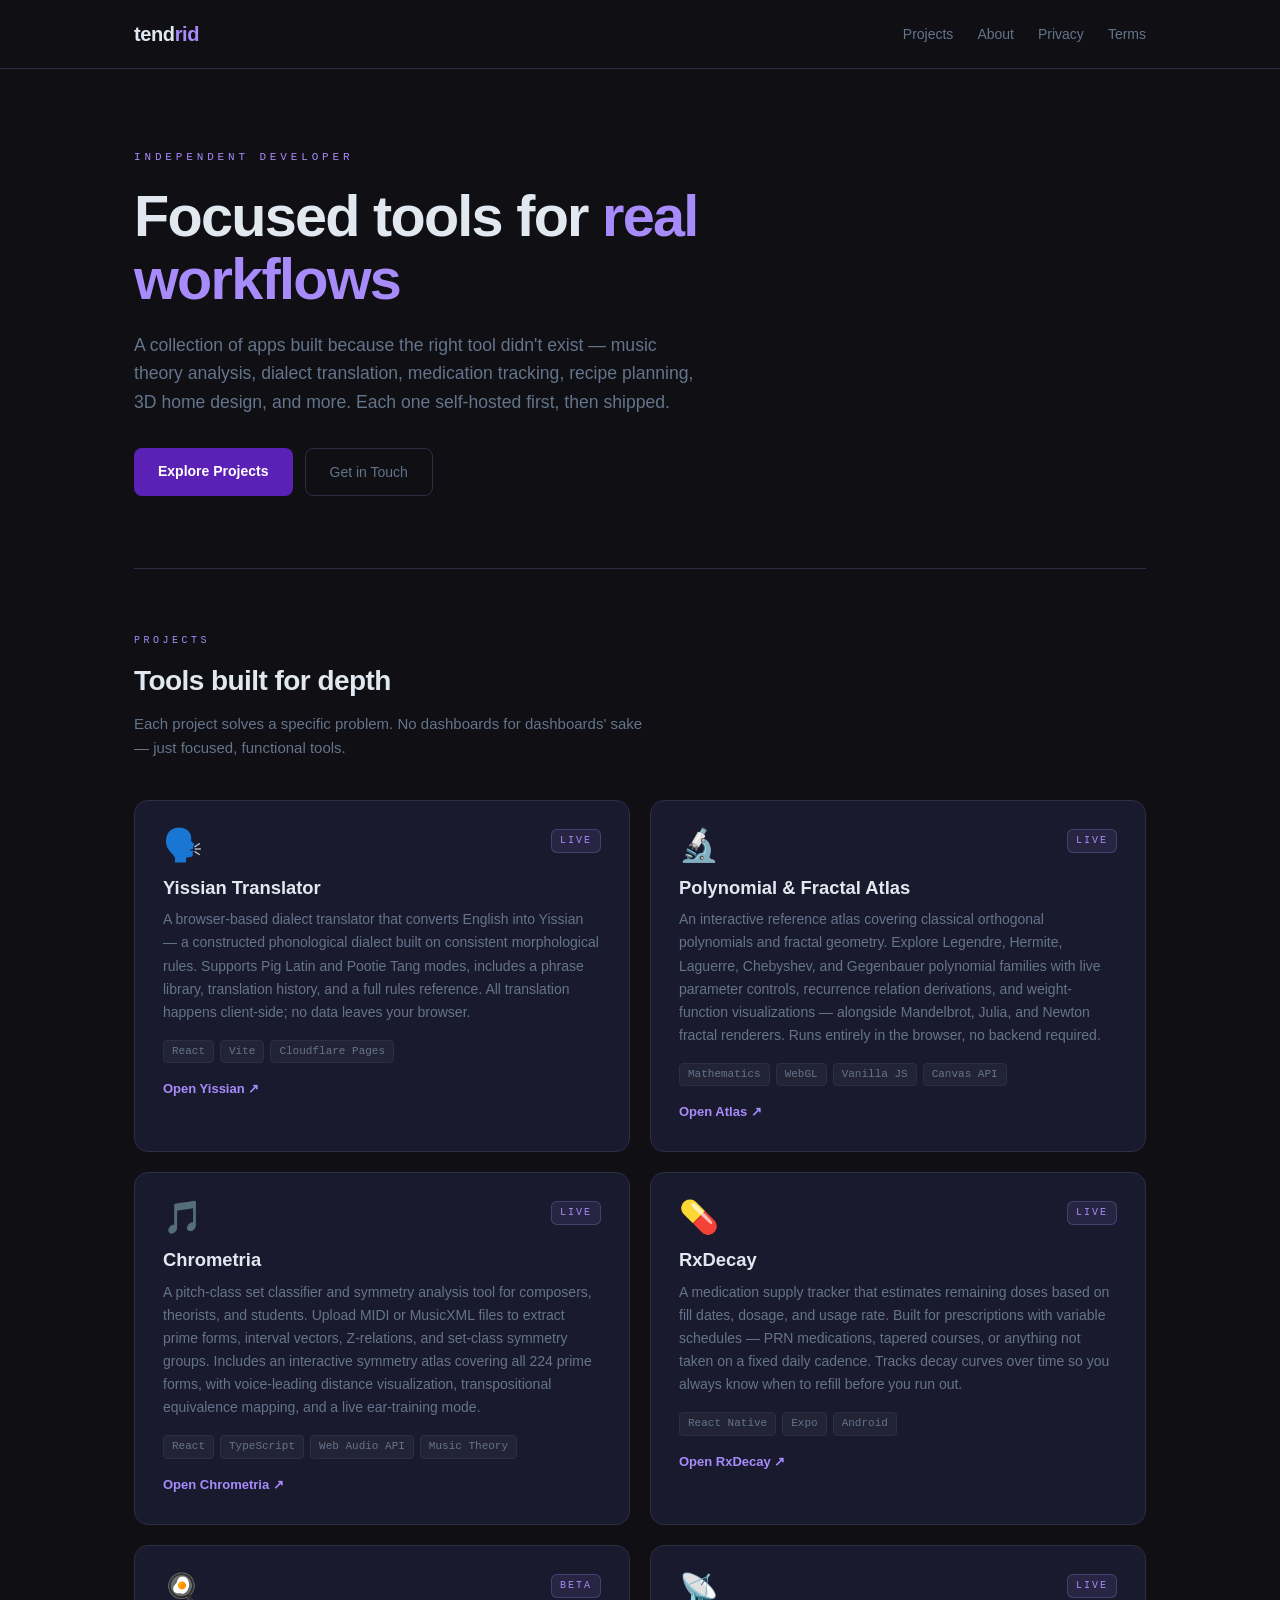
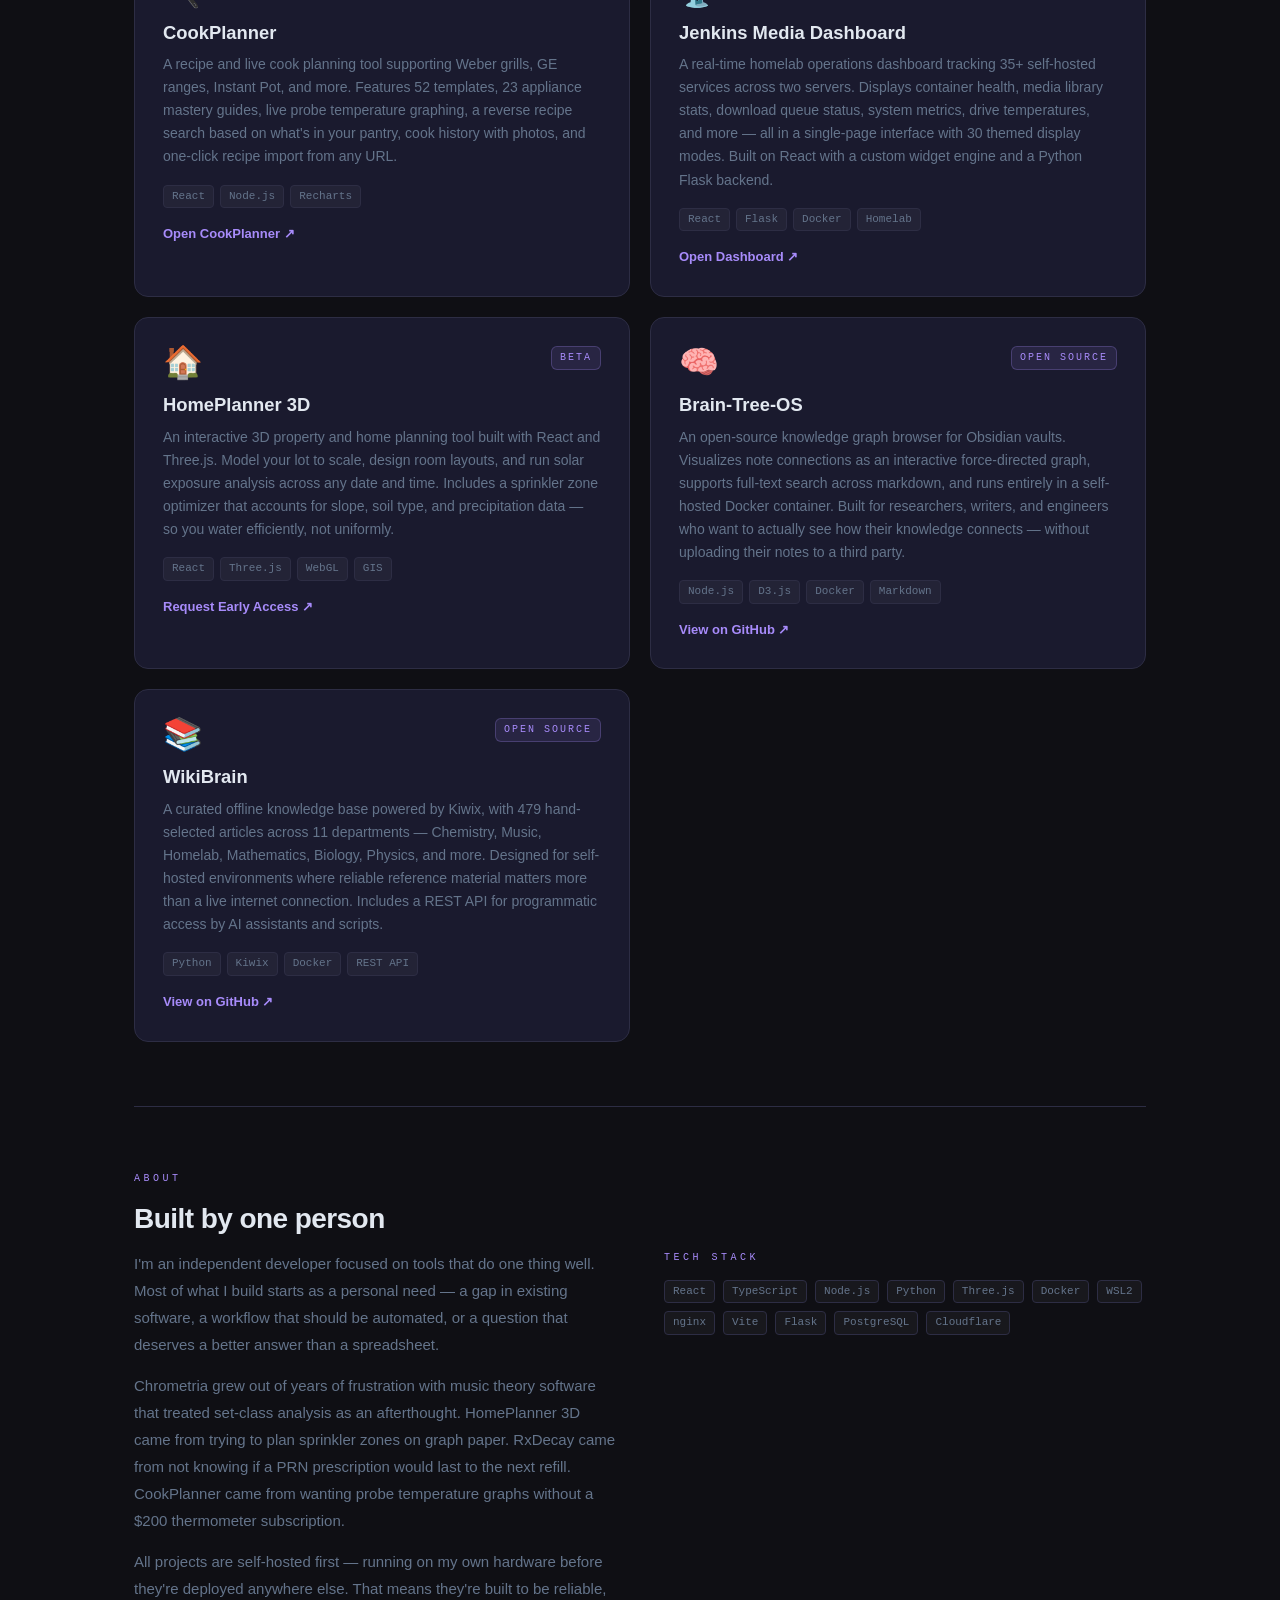
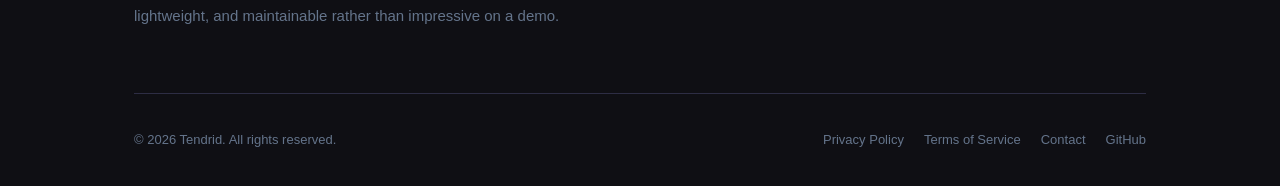
<file: index.html>
<!DOCTYPE html>
<html lang="en">
<head>
  <meta charset="UTF-8" />
  <meta name="viewport" content="width=device-width, initial-scale=1.0" />
  <meta name="google-adsense-account" content="ca-pub-9760203099492988">
  <script async src="https://pagead2.googlesyndication.com/pagead/js/adsbygoogle.js?client=ca-pub-9760203099492988" crossorigin="anonymous"></script>
  <meta name="description" content="Tendrid — music theory tools, language apps, home planning, cooking, and open-source infrastructure by an independent developer." />
  <title>Tendrid — Tools Built for Real Workflows</title>
  <link rel="stylesheet" href="style.css" />
</head>
<body>

<nav>
  <div class="container nav-inner">
    <span class="nav-logo">tend<span>rid</span></span>
    <div class="nav-links">
      <a href="#projects">Projects</a>
      <a href="#about">About</a>
      <a href="privacy.html">Privacy</a>
      <a href="terms.html">Terms</a>
    </div>
  </div>
</nav>

<div class="container">

  <div class="hero">
    <p class="hero-eyebrow">Independent Developer</p>
    <h1 class="hero-title">Focused tools for <span>real workflows</span></h1>
    <p class="hero-sub">A collection of apps built because the right tool didn't exist — music theory analysis, dialect translation, medication tracking, recipe planning, 3D home design, and more. Each one self-hosted first, then shipped.</p>
    <div class="hero-cta">
      <a href="#projects" class="btn-primary">Explore Projects</a>
      <a href="mailto:tenerjenkins@gmail.com" class="btn-ghost">Get in Touch</a>
    </div>
  </div>

  <section id="projects">
    <p class="section-label">Projects</p>
    <h2 class="section-title">Tools built for depth</h2>
    <p class="section-sub">Each project solves a specific problem. No dashboards for dashboards' sake — just focused, functional tools.</p>

    <div class="projects-grid">

      <div class="project-card">
        <div class="project-card-top">
          <div class="project-icon">🗣️</div>
          <span class="project-badge">Live</span>
        </div>
        <div>
          <div class="project-name">Yissian Translator</div>
          <p class="project-desc">
            A browser-based dialect translator that converts English into Yissian — a constructed
            phonological dialect built on consistent morphological rules. Supports Pig Latin and
            Pootie Tang modes, includes a phrase library, translation history, and a full rules
            reference. All translation happens client-side; no data leaves your browser.
          </p>
        </div>
        <div class="project-tags">
          <span class="tag">React</span>
          <span class="tag">Vite</span>
          <span class="tag">Cloudflare Pages</span>
        </div>
        <a href="https://yissian.tendrid.us" class="project-link" target="_blank" rel="noreferrer">
          Open Yissian ↗
        </a>
      </div>

      <div class="project-card">
        <div class="project-card-top">
          <div class="project-icon">🔬</div>
          <span class="project-badge">Live</span>
        </div>
        <div>
          <div class="project-name">Polynomial &amp; Fractal Atlas</div>
          <p class="project-desc">
            An interactive reference atlas covering classical orthogonal polynomials and
            fractal geometry. Explore Legendre, Hermite, Laguerre, Chebyshev, and Gegenbauer
            polynomial families with live parameter controls, recurrence relation derivations,
            and weight-function visualizations — alongside Mandelbrot, Julia, and Newton
            fractal renderers. Runs entirely in the browser, no backend required.
          </p>
        </div>
        <div class="project-tags">
          <span class="tag">Mathematics</span>
          <span class="tag">WebGL</span>
          <span class="tag">Vanilla JS</span>
          <span class="tag">Canvas API</span>
        </div>
        <a href="/poly-fractal-atlas.html" class="project-link" target="_blank" rel="noreferrer">
          Open Atlas ↗
        </a>
      </div>

      <div class="project-card">
        <div class="project-card-top">
          <div class="project-icon">🎵</div>
          <span class="project-badge">Live</span>
        </div>
        <div>
          <div class="project-name">Chrometria</div>
          <p class="project-desc">
            A pitch-class set classifier and symmetry analysis tool for composers, theorists,
            and students. Upload MIDI or MusicXML files to extract prime forms, interval vectors,
            Z-relations, and set-class symmetry groups. Includes an interactive symmetry atlas
            covering all 224 prime forms, with voice-leading distance visualization,
            transpositional equivalence mapping, and a live ear-training mode.
          </p>
        </div>
        <div class="project-tags">
          <span class="tag">React</span>
          <span class="tag">TypeScript</span>
          <span class="tag">Web Audio API</span>
          <span class="tag">Music Theory</span>
        </div>
        <a href="https://chrometria.tendrid.us" class="project-link" target="_blank" rel="noreferrer">
          Open Chrometria ↗
        </a>
      </div>

      <div class="project-card">
        <div class="project-card-top">
          <div class="project-icon">💊</div>
          <span class="project-badge">Live</span>
        </div>
        <div>
          <div class="project-name">RxDecay</div>
          <p class="project-desc">
            A medication supply tracker that estimates remaining doses based on fill dates,
            dosage, and usage rate. Built for prescriptions with variable schedules — PRN
            medications, tapered courses, or anything not taken on a fixed daily cadence.
            Tracks decay curves over time so you always know when to refill before you run out.
          </p>
        </div>
        <div class="project-tags">
          <span class="tag">React Native</span>
          <span class="tag">Expo</span>
          <span class="tag">Android</span>
        </div>
        <a href="https://rxdecay.tendrid.us" class="project-link" target="_blank" rel="noreferrer">
          Open RxDecay ↗
        </a>
      </div>

      <div class="project-card">
        <div class="project-card-top">
          <div class="project-icon">🍳</div>
          <span class="project-badge">Beta</span>
        </div>
        <div>
          <div class="project-name">CookPlanner</div>
          <p class="project-desc">
            A recipe and live cook planning tool supporting Weber grills, GE ranges, Instant Pot,
            and more. Features 52 templates, 23 appliance mastery guides, live probe temperature
            graphing, a reverse recipe search based on what's in your pantry, cook history with
            photos, and one-click recipe import from any URL.
          </p>
        </div>
        <div class="project-tags">
          <span class="tag">React</span>
          <span class="tag">Node.js</span>
          <span class="tag">Recharts</span>
        </div>
        <a href="https://cookplanner.tendrid.us" class="project-link" target="_blank" rel="noreferrer">
          Open CookPlanner ↗
        </a>
      </div>

      <div class="project-card">
        <div class="project-card-top">
          <div class="project-icon">📡</div>
          <span class="project-badge">Live</span>
        </div>
        <div>
          <div class="project-name">Jenkins Media Dashboard</div>
          <p class="project-desc">
            A real-time homelab operations dashboard tracking 35+ self-hosted services across
            two servers. Displays container health, media library stats, download queue status,
            system metrics, drive temperatures, and more — all in a single-page interface with
            30 themed display modes. Built on React with a custom widget engine and a Python
            Flask backend.
          </p>
        </div>
        <div class="project-tags">
          <span class="tag">React</span>
          <span class="tag">Flask</span>
          <span class="tag">Docker</span>
          <span class="tag">Homelab</span>
        </div>
        <a href="https://dashboard.tendrid.us" class="project-link" target="_blank" rel="noreferrer">
          Open Dashboard ↗
        </a>
      </div>

      <div class="project-card">
        <div class="project-card-top">
          <div class="project-icon">🏠</div>
          <span class="project-badge">Beta</span>
        </div>
        <div>
          <div class="project-name">HomePlanner 3D</div>
          <p class="project-desc">
            An interactive 3D property and home planning tool built with React and Three.js.
            Model your lot to scale, design room layouts, and run solar exposure analysis
            across any date and time. Includes a sprinkler zone optimizer that accounts for
            slope, soil type, and precipitation data — so you water efficiently, not uniformly.
          </p>
        </div>
        <div class="project-tags">
          <span class="tag">React</span>
          <span class="tag">Three.js</span>
          <span class="tag">WebGL</span>
          <span class="tag">GIS</span>
        </div>
        <a href="mailto:tenerjenkins@gmail.com" class="project-link">
          Request Early Access ↗
        </a>
      </div>

      <div class="project-card">
        <div class="project-card-top">
          <div class="project-icon">🧠</div>
          <span class="project-badge">Open Source</span>
        </div>
        <div>
          <div class="project-name">Brain-Tree-OS</div>
          <p class="project-desc">
            An open-source knowledge graph browser for Obsidian vaults. Visualizes note
            connections as an interactive force-directed graph, supports full-text search
            across markdown, and runs entirely in a self-hosted Docker container. Built for
            researchers, writers, and engineers who want to actually see how their knowledge
            connects — without uploading their notes to a third party.
          </p>
        </div>
        <div class="project-tags">
          <span class="tag">Node.js</span>
          <span class="tag">D3.js</span>
          <span class="tag">Docker</span>
          <span class="tag">Markdown</span>
        </div>
        <a href="https://github.com/TenerIsFake" class="project-link" target="_blank" rel="noreferrer">
          View on GitHub ↗
        </a>
      </div>

      <div class="project-card">
        <div class="project-card-top">
          <div class="project-icon">📚</div>
          <span class="project-badge">Open Source</span>
        </div>
        <div>
          <div class="project-name">WikiBrain</div>
          <p class="project-desc">
            A curated offline knowledge base powered by Kiwix, with 479 hand-selected
            articles across 11 departments — Chemistry, Music, Homelab, Mathematics,
            Biology, Physics, and more. Designed for self-hosted environments where
            reliable reference material matters more than a live internet connection.
            Includes a REST API for programmatic access by AI assistants and scripts.
          </p>
        </div>
        <div class="project-tags">
          <span class="tag">Python</span>
          <span class="tag">Kiwix</span>
          <span class="tag">Docker</span>
          <span class="tag">REST API</span>
        </div>
        <a href="https://github.com/TenerIsFake" class="project-link" target="_blank" rel="noreferrer">
          View on GitHub ↗
        </a>
      </div>

    </div>
  </section>

  <section id="about">
    <p class="section-label">About</p>
    <h2 class="section-title">Built by one person</h2>
    <div class="about-grid">
      <div class="about-body">
        <p>
          I'm an independent developer focused on tools that do one thing well. Most of what
          I build starts as a personal need — a gap in existing software, a workflow that
          should be automated, or a question that deserves a better answer than a spreadsheet.
        </p>
        <p>
          Chrometria grew out of years of frustration with music theory software that
          treated set-class analysis as an afterthought. HomePlanner 3D came from trying to
          plan sprinkler zones on graph paper. RxDecay came from not knowing if a PRN
          prescription would last to the next refill. CookPlanner came from wanting probe
          temperature graphs without a $200 thermometer subscription.
        </p>
        <p>
          All projects are self-hosted first — running on my own hardware before they're
          deployed anywhere else. That means they're built to be reliable, lightweight, and
          maintainable rather than impressive on a demo.
        </p>
      </div>
      <div>
        <p class="section-label" style="margin-bottom:14px;">Tech Stack</p>
        <div class="stack-grid">
          <span class="tag">React</span>
          <span class="tag">TypeScript</span>
          <span class="tag">Node.js</span>
          <span class="tag">Python</span>
          <span class="tag">Three.js</span>
          <span class="tag">Docker</span>
          <span class="tag">WSL2</span>
          <span class="tag">nginx</span>
          <span class="tag">Vite</span>
          <span class="tag">Flask</span>
          <span class="tag">PostgreSQL</span>
          <span class="tag">Cloudflare</span>
        </div>
      </div>
    </div>
  </section>

</div>

<footer>
  <div class="container footer-inner">
    <span>© 2026 Tendrid. All rights reserved.</span>
    <div class="footer-links">
      <a href="privacy.html">Privacy Policy</a>
      <a href="terms.html">Terms of Service</a>
      <a href="mailto:tenerjenkins@gmail.com">Contact</a>
      <a href="https://github.com/TenerIsFake" target="_blank" rel="noreferrer">GitHub</a>
    </div>
  </div>
</footer>

</body>
</html>
</file>
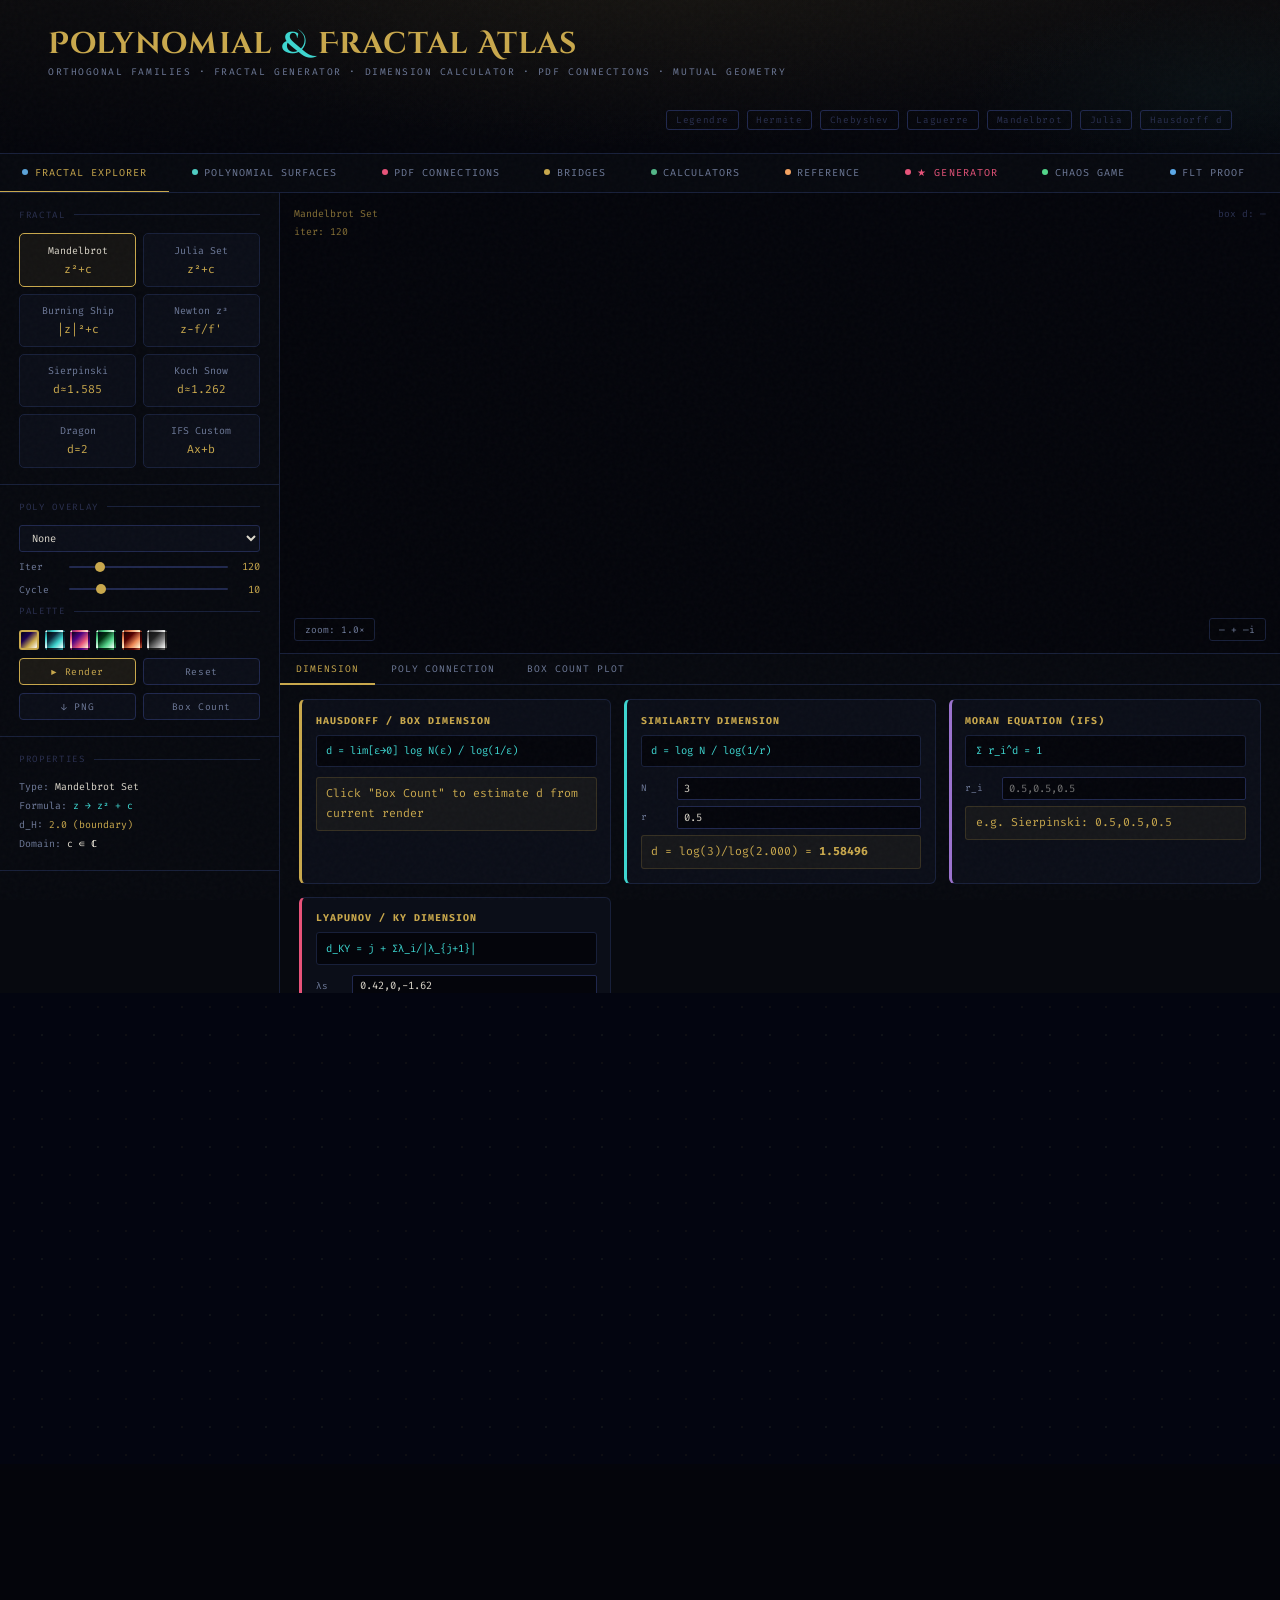
<file: poly-fractal-atlas.html>
<!DOCTYPE html>
<html lang="en">
<head>
<meta charset="UTF-8">
<meta name="viewport" content="width=device-width, initial-scale=1.0, maximum-scale=1.0">
<title>Polynomial &amp; Fractal Atlas</title>
<link href="https://fonts.googleapis.com/css2?family=Cinzel+Decorative:wght@400;700&family=Cinzel:wght@400;600&family=Fira+Code:wght@300;400;500&family=Crimson+Pro:ital,wght@0,300;0,400;1,300&display=swap" rel="stylesheet">
<style>
:root{
  --bg:#04050b;--bg1:#07090f;--bg2:#0b0e18;--bg3:#101422;
  --border:#18203a;--border2:#20284e;
  --gold:#c9a84c;--gold2:#e8c870;--teal:#3dd6d0;--rose:#e8537a;
  --violet:#9b72cf;--lime:#52d68a;--sky:#5ba8e8;--amber:#f4a261;
  --leg:#4ecdc4;--her:#e8537a;--lag:#9b72cf;--cheb:#5ba3d9;--gegen:#52b788;
  --text:#ddd8cc;--text2:#6e7a99;--text3:#2a3050;
}
*{margin:0;padding:0;box-sizing:border-box;}
html,body{width:100%;min-height:100vh;background:var(--bg);color:var(--text);font-family:'Crimson Pro',Georgia,serif;overflow-x:hidden;}

/* grain overlay */
body::after{content:'';position:fixed;inset:0;opacity:.025;background-image:url("data:image/svg+xml,%3Csvg viewBox='0 0 256 256' xmlns='http://www.w3.org/2000/svg'%3E%3Cfilter id='noise'%3E%3CfeTurbulence type='fractalNoise' baseFrequency='0.9' numOctaves='4' stitchTiles='stitch'/%3E%3C/filter%3E%3Crect width='100%25' height='100%25' filter='url(%23noise)'/%3E%3C/svg%3E");pointer-events:none;z-index:9999;}

/* ── MASTHEAD ── */
.masthead{
  padding:1.8rem 3rem 1.4rem;border-bottom:1px solid var(--border);
  position:relative;overflow:hidden;
  background:linear-gradient(180deg,rgba(201,168,76,.04) 0%,transparent 100%);
}
.masthead::before{content:'';position:absolute;inset:0;
  background:radial-gradient(ellipse 80% 250% at 50% -40%,rgba(201,168,76,.07) 0%,transparent 55%),
              radial-gradient(ellipse 40% 120% at 95% 60%,rgba(61,214,208,.04) 0%,transparent 50%);
  pointer-events:none;}
.mh-inner{position:relative;display:flex;align-items:baseline;gap:2rem;flex-wrap:wrap;}
.mh-title{font-family:'Cinzel Decorative',serif;font-size:1.9rem;font-weight:700;letter-spacing:.04em;line-height:1;color:var(--gold);}
.mh-title em{color:var(--teal);font-style:normal;}
.mh-sub{font-family:'Fira Code',monospace;font-size:.6rem;color:var(--text2);letter-spacing:.16em;text-transform:uppercase;}
.mh-tags{display:flex;gap:.5rem;margin-left:auto;flex-wrap:wrap;align-items:center;}
.mh-tag{font-family:'Fira Code',monospace;font-size:.58rem;padding:.2rem .55rem;border-radius:3px;border:1px solid var(--border2);color:var(--text3);letter-spacing:.06em;}

/* ── GLOBAL NAV ── */
.gnav{
  display:flex;border-bottom:1px solid var(--border);
  background:var(--bg1);position:sticky;top:0;z-index:200;
  overflow-x:auto;
}
.gnav-tab{
  padding:.75rem 1.4rem;font-family:'Fira Code',monospace;font-size:.63rem;
  letter-spacing:.1em;text-transform:uppercase;color:var(--text2);cursor:pointer;
  border-bottom:2px solid transparent;margin-bottom:-1px;transition:all .2s;white-space:nowrap;
  display:flex;align-items:center;gap:.4rem;
}
.gnav-tab:hover{color:var(--text);}
.gnav-tab.active{color:var(--gold);border-bottom-color:var(--gold);}
.gnav-tab .tab-dot{width:6px;height:6px;border-radius:50%;}

/* ── WORKSPACE LAYOUT ── */
.workspace{display:none;height:calc(100vh - 100px);}
.workspace.active{display:flex;}

/* ── SIDEBAR ── */
.sidebar{
  width:280px;min-width:280px;border-right:1px solid var(--border);
  background:var(--bg1);overflow-y:auto;
  display:flex;flex-direction:column;
}
.sb-section{padding:1rem 1.2rem;border-bottom:1px solid var(--border);}
.sb-head{font-family:'Fira Code',monospace;font-size:.57rem;letter-spacing:.18em;text-transform:uppercase;color:var(--text3);margin-bottom:.8rem;display:flex;align-items:center;gap:.5rem;}
.sb-head::after{content:'';flex:1;height:1px;background:var(--border);}

/* selector grid */
.sel-grid{display:grid;grid-template-columns:1fr 1fr;gap:.4rem;}
.sel-card{padding:.6rem .7rem;border-radius:5px;border:1px solid var(--border);background:var(--bg2);cursor:pointer;transition:all .18s;text-align:center;}
.sel-card:hover{border-color:var(--border2);}
.sel-card.active{border-color:var(--gold);background:rgba(201,168,76,.07);}
.sel-card .sc-name{font-family:'Fira Code',monospace;font-size:.62rem;color:var(--text2);display:block;margin-bottom:.1rem;}
.sel-card .sc-sym{font-family:'Fira Code',monospace;font-size:.72rem;color:var(--gold);}
.sel-card.active .sc-name{color:var(--text);}

/* controls */
.ctrl-stack{display:flex;flex-direction:column;gap:.6rem;}
.ctrl-row{display:flex;align-items:center;gap:.5rem;}
.ctrl-row label{font-family:'Fira Code',monospace;font-size:.6rem;color:var(--text2);white-space:nowrap;min-width:7ch;}
input[type=range]{-webkit-appearance:none;flex:1;height:2px;background:var(--border2);border-radius:1px;outline:none;}
input[type=range]::-webkit-slider-thumb{-webkit-appearance:none;width:10px;height:10px;border-radius:50%;background:var(--gold);cursor:pointer;}
.vd{font-family:'Fira Code',monospace;font-size:.65rem;color:var(--gold);min-width:4ch;text-align:right;}

/* buttons */
.btn-row{display:flex;gap:.4rem;margin-top:.5rem;}
.btn{flex:1;padding:.38rem .5rem;border-radius:4px;border:1px solid var(--border2);background:var(--bg2);color:var(--text2);font-family:'Fira Code',monospace;font-size:.6rem;letter-spacing:.06em;cursor:pointer;transition:all .18s;text-align:center;}
.btn:hover{color:var(--text);border-color:var(--text3);}
.btn.primary{background:rgba(201,168,76,.1);border-color:var(--gold);color:var(--gold);}
.btn.primary:hover{background:rgba(201,168,76,.2);}

/* palette chips */
.pal-row{display:flex;gap:.35rem;flex-wrap:wrap;}
.pchip{width:20px;height:20px;border-radius:3px;border:2px solid transparent;cursor:pointer;transition:all .15s;}
.pchip.active{border-color:var(--gold);}

/* info block */
.info-block{font-family:'Fira Code',monospace;font-size:.62rem;color:var(--text2);line-height:1.9;}
.info-block span{color:var(--text);}
.info-block .dim{color:var(--gold);}
.info-block .formula{color:var(--teal);}

select.sb-select{width:100%;background:var(--bg2);border:1px solid var(--border2);color:var(--text);font-family:'Fira Code',monospace;font-size:.65rem;padding:.3rem .5rem;border-radius:3px;outline:none;margin-bottom:.5rem;}

/* ── MAIN CANVAS AREA ── */
.main-area{flex:1;display:flex;flex-direction:column;overflow:hidden;position:relative;}
.canvas-zone{flex:1;position:relative;min-height:0;}
canvas.main-canvas{display:block;width:100%;height:100%;cursor:crosshair;}

/* HUD */
.hud-tl{position:absolute;top:12px;left:14px;font-family:'Fira Code',monospace;font-size:.62rem;color:rgba(201,168,76,.65);line-height:1.9;pointer-events:none;}
.hud-tr{position:absolute;top:12px;right:14px;font-family:'Fira Code',monospace;font-size:.6rem;color:var(--text3);line-height:1.9;pointer-events:none;text-align:right;}
.hud-bl{position:absolute;bottom:12px;left:14px;background:rgba(4,5,11,.8);border:1px solid var(--border);padding:.25rem .6rem;border-radius:3px;font-family:'Fira Code',monospace;font-size:.6rem;color:var(--text2);pointer-events:none;}
.hud-br{position:absolute;bottom:12px;right:14px;background:rgba(4,5,11,.8);border:1px solid var(--border);padding:.25rem .6rem;border-radius:3px;font-family:'Fira Code',monospace;font-size:.6rem;color:var(--text2);pointer-events:none;}

/* ── BOTTOM PANEL ── */
.bottom-panel{background:var(--bg1);border-top:1px solid var(--border);display:flex;flex-direction:column;min-height:220px;max-height:340px;}
.bp-tabs{display:flex;border-bottom:1px solid var(--border);}
.bp-tab{padding:.5rem 1rem;font-family:'Fira Code',monospace;font-size:.6rem;letter-spacing:.1em;text-transform:uppercase;color:var(--text2);cursor:pointer;border-bottom:2px solid transparent;margin-bottom:-1px;transition:all .18s;white-space:nowrap;}
.bp-tab:hover{color:var(--text);}
.bp-tab.active{color:var(--gold);border-bottom-color:var(--gold);}
.bp-view{display:none;padding:.9rem 1.2rem;overflow-y:auto;flex:1;}
.bp-view.active{display:block;}

/* calc cards */
.calc-grid{display:grid;grid-template-columns:repeat(auto-fill,minmax(240px,1fr));gap:.8rem;}
.calc-card{background:var(--bg2);border:1px solid var(--border);border-radius:6px;padding:.85rem;border-left:3px solid;}
.calc-card h4{font-family:'Fira Code',monospace;font-size:.62rem;letter-spacing:.1em;text-transform:uppercase;color:var(--gold);margin-bottom:.5rem;}
.calc-card .fml{background:var(--bg);border:1px solid var(--border);border-radius:3px;padding:.4rem .6rem;font-family:'Fira Code',monospace;font-size:.66rem;color:var(--teal);margin-bottom:.6rem;line-height:1.7;}
.inp-row{display:flex;align-items:center;gap:.4rem;margin-bottom:.4rem;}
.inp-row label{font-family:'Fira Code',monospace;font-size:.59rem;color:var(--text2);white-space:nowrap;min-width:5ch;}
.inp-row input[type=number],.inp-row input[type=text]{flex:1;background:var(--bg);border:1px solid var(--border2);border-radius:2px;padding:.24rem .4rem;font-family:'Fira Code',monospace;font-size:.66rem;color:var(--text);outline:none;}
.inp-row input:focus{border-color:var(--gold);}
.result{background:rgba(201,168,76,.06);border:1px solid rgba(201,168,76,.18);border-radius:3px;padding:.4rem .6rem;font-family:'Fira Code',monospace;font-size:.72rem;color:var(--gold);margin-top:.4rem;min-height:1.6rem;line-height:1.7;}
.result.err{color:var(--rose);background:rgba(232,83,122,.06);border-color:rgba(232,83,122,.2);}

/* poly curve canvas */
#poly-curve-canvas{display:block;border:1px solid var(--border);border-radius:4px;background:var(--bg2);}

/* connection panel */
.conn-grid{display:grid;grid-template-columns:repeat(auto-fill,minmax(280px,1fr));gap:.8rem;}
.conn-card{background:var(--bg2);border:1px solid var(--border);border-radius:6px;padding:.9rem;border-top:2px solid;}
.conn-card h4{font-family:'Fira Code',monospace;font-size:.62rem;letter-spacing:.1em;text-transform:uppercase;margin-bottom:.4rem;}
.conn-card p{font-size:.85rem;color:var(--text2);line-height:1.65;}
.conn-card .conn-formula{font-family:'Fira Code',monospace;font-size:.65rem;color:var(--teal);margin:.4rem 0;background:var(--bg);padding:.3rem .5rem;border-radius:3px;}

/* dim table */
.dim-table{width:100%;border-collapse:collapse;font-family:'Fira Code',monospace;font-size:.65rem;}
.dim-table th{color:var(--text3);letter-spacing:.1em;text-transform:uppercase;padding:.35rem .7rem;text-align:left;border-bottom:1px solid var(--border);}
.dim-table td{padding:.4rem .7rem;border-bottom:1px solid rgba(24,32,58,.6);color:var(--text2);}
.dim-table td:first-child{color:var(--text);}
.dim-table td.gold{color:var(--gold);}
.dim-table tr:hover td{background:rgba(255,255,255,.015);}

/* PDF canvas split */
.pdf-split{display:grid;grid-template-columns:1fr 1fr;gap:.8rem;}

/* IFS */
.ifs-row-grid{display:grid;grid-template-columns:repeat(6,1fr) auto;gap:.28rem;margin-bottom:.28rem;align-items:center;}
.ifs-inp{background:var(--bg);border:1px solid var(--border);border-radius:2px;padding:.2rem .3rem;font-family:'Fira Code',monospace;font-size:.6rem;color:var(--text);width:100%;text-align:center;outline:none;}
.ifs-inp:focus{border-color:var(--gold);}
.ifs-del{background:none;border:none;color:var(--rose);cursor:pointer;font-size:.75rem;padding:.1rem .25rem;}
.ifs-heads{display:grid;grid-template-columns:repeat(6,1fr) auto;gap:.28rem;margin-bottom:.2rem;}
.ifs-heads span{font-family:'Fira Code',monospace;font-size:.56rem;color:var(--text3);text-align:center;}

@media(max-width:800px){
  .sidebar{display:none;}
  .mh-title{font-size:1.1rem;}
  .hdr-tags{display:none;}
  .workspace{height:calc(100vh - 80px)!important;}
  .bottom-panel{max-height:45vh;}
  .calc-grid{grid-template-columns:1fr!important;}
  .conn-grid{grid-template-columns:1fr!important;}
  .info-row{grid-template-columns:1fr 1fr!important;}
  .panel{padding:1rem!important;}
  .sidebar+.main-area{flex:1;}
}
/* Mobile sidebar overlay */
.sb-overlay{display:none;position:fixed;inset:0;background:rgba(0,0,0,.55);z-index:149;}
.sb-overlay.vis{display:block;}
/* Mobile sidebar slide-in */
@media(max-width:800px){
  .sidebar{
    display:block!important;
    position:fixed;left:0;top:0;bottom:0;
    z-index:150;transform:translateX(-100%);
    transition:transform .25s ease;
    box-shadow:4px 0 24px rgba(0,0,0,.7);
    overflow-y:auto;
  }
  .sidebar.sb-open{transform:translateX(0);}
}
</style>
</head>
<body>

<!-- MASTHEAD -->
<!-- Mobile sidebar overlay -->
<div class="sb-overlay" id="sb-overlay" onclick="closeMobileSB()"></div>

<div class="masthead">
  <div class="mh-inner">
    <button onclick="toggleMobileSB()" id="sb-hamburger" style="font-size:1.1rem;background:none;border:1px solid var(--border2);border-radius:5px;color:var(--text2);padding:.3rem .55rem;cursor:pointer;display:none;flex-shrink:0;touch-action:manipulation;" aria-label="Menu">&#9776;</button>
    <div>
      <div class="mh-title">Polynomial <em>&amp;</em> Fractal Atlas</div>
      <div class="mh-sub" style="margin-top:.35rem">Orthogonal Families &middot; Fractal Generator &middot; Dimension Calculator &middot; PDF Connections &middot; Mutual Geometry</div>
    </div>
    <div class="mh-tags">
      <span class="mh-tag">Legendre</span><span class="mh-tag">Hermite</span>
      <span class="mh-tag">Chebyshev</span><span class="mh-tag">Laguerre</span>
      <span class="mh-tag">Mandelbrot</span><span class="mh-tag">Julia</span>
      <span class="mh-tag">Hausdorff d</span>
    </div>
  </div>
</div>

<!-- GLOBAL NAV -->
<div class="gnav">
  <div class="gnav-tab active" onclick="switchWS('fractal',this)"><span class="tab-dot" style="background:#5ba3d9"></span>Fractal Explorer</div>
  <div class="gnav-tab" onclick="switchWS('poly',this)"><span class="tab-dot" style="background:#4ecdc4"></span>Polynomial Surfaces</div>
  <div class="gnav-tab" onclick="switchWS('pdf',this)"><span class="tab-dot" style="background:#e8537a"></span>PDF Connections</div>
  <div class="gnav-tab" onclick="switchWS('connections',this)"><span class="tab-dot" style="background:#c9a84c"></span>Bridges</div>
  <div class="gnav-tab" onclick="switchWS('calc',this)"><span class="tab-dot" style="background:#52b788"></span>Calculators</div>
  <div class="gnav-tab" onclick="switchWS('ref',this)"><span class="tab-dot" style="background:#f4a261"></span>Reference</div>
  <div class="gnav-tab" onclick="switchWS('gen',this)" style="color:var(--rose)"><span class="tab-dot" style="background:#e8537a"></span>&#9733;&nbsp;Generator</div>
  <div class="gnav-tab" onclick="switchWS('chaos',this)"><span class="tab-dot" style="background:#52d68a"></span>Chaos Game</div>
  <div class="gnav-tab" onclick="switchWS('flt',this)"><span class="tab-dot" style="background:var(--sky)"></span>FLT Proof</div>
</div>

<!-- ═══════════════════════════════════════════════════════ -->
<!-- WS 1: FRACTAL EXPLORER -->
<!-- ═══════════════════════════════════════════════════════ -->
<div class="workspace active" id="ws-fractal">
  <div class="sidebar">
    <div class="sb-section">
      <div class="sb-head">Fractal</div>
      <div class="sel-grid">
        <div class="sel-card active" onclick="selFractal('mandelbrot',this)"><span class="sc-name">Mandelbrot</span><span class="sc-sym">z&sup2;+c</span></div>
        <div class="sel-card" onclick="selFractal('julia',this)"><span class="sc-name">Julia Set</span><span class="sc-sym">z&sup2;+c</span></div>
        <div class="sel-card" onclick="selFractal('burningship',this)"><span class="sc-name">Burning Ship</span><span class="sc-sym">|z|&sup2;+c</span></div>
        <div class="sel-card" onclick="selFractal('newton',this)"><span class="sc-name">Newton z&sup3;</span><span class="sc-sym">z&minus;f/f'</span></div>
        <div class="sel-card" onclick="selFractal('sierpinski',this)"><span class="sc-name">Sierpinski</span><span class="sc-sym">d&asymp;1.585</span></div>
        <div class="sel-card" onclick="selFractal('koch',this)"><span class="sc-name">Koch Snow</span><span class="sc-sym">d&asymp;1.262</span></div>
        <div class="sel-card" onclick="selFractal('dragon',this)"><span class="sc-name">Dragon</span><span class="sc-sym">d=2</span></div>
        <div class="sel-card" onclick="selFractal('ifs',this)"><span class="sc-name">IFS Custom</span><span class="sc-sym">Ax+b</span></div>
      </div>
    </div>
    <div class="sb-section">
      <div class="sb-head">Poly Overlay</div>
      <select class="sb-select" id="overlay-poly" onchange="renderFractal()">
        <option value="none">None</option>
        <option value="cheb-nodes">Chebyshev Nodes T_n</option>
        <option value="cheb-zeros">Chebyshev Zeros U_n</option>
        <option value="leg-zeros">Legendre Zeros</option>
        <option value="julia-poly">Julia c from P_n zeros</option>
      </select>
      <div class="ctrl-stack">
        <div class="ctrl-row"><label>Iter</label><input type="range" id="f-iter" min="20" max="600" value="120" oninput="ctrlF('iter',this)"><span class="vd" id="fv-iter">120</span></div>
        <div class="ctrl-row"><label>Cycle</label><input type="range" id="f-cycle" min="1" max="50" value="10" oninput="ctrlF('cycle',this)"><span class="vd" id="fv-cycle">10</span></div>
        <div class="ctrl-row" id="f-jre-row" style="display:none"><label>Re(c)</label><input type="range" id="f-jre" min="-2" max="2" step=".005" value="-0.7" oninput="ctrlF('jre',this)"><span class="vd" id="fv-jre">-0.70</span></div>
        <div class="ctrl-row" id="f-jim-row" style="display:none"><label>Im(c)</label><input type="range" id="f-jim" min="-2" max="2" step=".005" value="0.27" oninput="ctrlF('jim',this)"><span class="vd" id="fv-jim">0.27</span></div>
      </div>
      <div style="margin-top:.6rem">
        <div class="sb-head">Palette</div>
        <div class="pal-row" id="pal-row">
          <div class="pchip active" style="background:linear-gradient(135deg,#020214,#1a0050,#c9a84c,#fff)" data-p="0" onclick="setPal(0,this)"></div>
          <div class="pchip" style="background:linear-gradient(135deg,#000,#0d2b3e,#3dd6d0,#fff)" data-p="1" onclick="setPal(1,this)"></div>
          <div class="pchip" style="background:linear-gradient(135deg,#0a0012,#4b0082,#e8547a,#ffd)" data-p="2" onclick="setPal(2,this)"></div>
          <div class="pchip" style="background:linear-gradient(135deg,#001,#003311,#52d68a,#fff)" data-p="3" onclick="setPal(3,this)"></div>
          <div class="pchip" style="background:linear-gradient(135deg,#100,#500,#e85,#ffd)" data-p="4" onclick="setPal(4,this)"></div>
          <div class="pchip" style="background:linear-gradient(135deg,#111,#222,#888,#fff)" data-p="5" onclick="setPal(5,this)"></div>
        </div>
      </div>
      <div class="btn-row">
        <div class="btn primary" onclick="renderFractal()">&#9654; Render</div>
        <div class="btn" onclick="resetFView()">Reset</div>
      </div>
      <div class="btn-row">
        <div class="btn" onclick="dlCanvas()">&#8595; PNG</div>
        <div class="btn" onclick="doBoxCount()">Box Count</div>
      </div>
    </div>
    <!-- IFS section -->
    <div class="sb-section" id="ifs-sb" style="display:none">
      <div class="sb-head">IFS Transforms</div>
      <div class="ifs-heads"><span>a</span><span>b</span><span>c</span><span>d</span><span>e</span><span>f</span><span></span></div>
      <div id="ifs-rows"></div>
      <div class="btn-row"><div class="btn" onclick="addIFSRow()">+ Row</div><div class="btn primary" onclick="renderFractal()">Render</div></div>
      <div style="font-family:'Fira Code',monospace;font-size:.6rem;color:var(--text2);margin-top:.5rem">IFS d<sub>H</sub>: <span id="ifs-dh" style="color:var(--gold)">—</span></div>
    </div>
    <!-- Fractal info -->
    <div class="sb-section">
      <div class="sb-head">Properties</div>
      <div class="info-block">
        <div>Type: <span id="fi-type">Mandelbrot Set</span></div>
        <div>Formula: <span class="formula" id="fi-formula">z &rarr; z&sup2; + c</span></div>
        <div>d_H: <span class="dim" id="fi-dim">2.0 (boundary)</span></div>
        <div>Domain: <span id="fi-domain">c &isin; &Copf;</span></div>
      </div>
    </div>
  </div>

  <div class="main-area">
    <div class="canvas-zone">
      <canvas class="main-canvas" id="fractal-canvas"></canvas>
      <div class="hud-tl"><div id="hud-name">Mandelbrot Set</div><div id="hud-iter">iter: 120</div></div>
      <div class="hud-tr"><div id="hud-boxd">box d: —</div></div>
      <div class="hud-bl" id="hud-zoom">zoom: 1.0&times;</div>
      <div class="hud-br" id="hud-coord">— + —i</div>
    </div>
    <div class="bottom-panel">
      <div class="bp-tabs">
        <div class="bp-tab active" onclick="switchBP('fdim',this,'fractal')">Dimension</div>
        <div class="bp-tab" onclick="switchBP('fconn',this,'fractal')">Poly Connection</div>
        <div class="bp-tab" onclick="switchBP('fboxplot',this,'fractal')">Box Count Plot</div>
      </div>
      <div class="bp-view active" id="bp-fdim">
        <div class="calc-grid">
          <div class="calc-card" style="border-left-color:var(--gold)">
            <h4>Hausdorff / Box Dimension</h4>
            <div class="fml">d = lim[&epsilon;&rarr;0] log N(&epsilon;) / log(1/&epsilon;)</div>
            <div class="result" id="fdim-result">Click "Box Count" to estimate d from current render</div>
          </div>
          <div class="calc-card" style="border-left-color:var(--teal)">
            <h4>Similarity Dimension</h4>
            <div class="fml">d = log N / log(1/r)</div>
            <div class="inp-row"><label>N</label><input type="number" id="sd-N" value="3" min="1" oninput="calcSD()"></div>
            <div class="inp-row"><label>r</label><input type="number" id="sd-r" value="0.5" step=".001" min=".001" max=".999" oninput="calcSD()"></div>
            <div class="result" id="sd-result">d = 1.5850</div>
          </div>
          <div class="calc-card" style="border-left-color:var(--violet)">
            <h4>Moran Equation (IFS)</h4>
            <div class="fml">&sum; r_i^d = 1</div>
            <div class="inp-row"><label>r_i</label><input type="text" id="moran-r" placeholder="0.5,0.5,0.5" oninput="calcMoran()"></div>
            <div class="result" id="moran-result">e.g. Sierpinski: 0.5,0.5,0.5</div>
          </div>
          <div class="calc-card" style="border-left-color:var(--rose)">
            <h4>Lyapunov / KY Dimension</h4>
            <div class="fml">d_KY = j + &sum;&lambda;_i/|&lambda;_{j+1}|</div>
            <div class="inp-row"><label>&lambda;s</label><input type="text" id="ky-in" value="0.42,0,-1.62" oninput="calcKY()"></div>
            <div class="result" id="ky-result">—</div>
          </div>
        </div>
      </div>
      <div class="bp-view" id="bp-fconn">
        <div class="conn-grid">
          <div class="conn-card" style="border-top-color:var(--cheb)">
            <h4 style="color:var(--cheb)">Chebyshev Nodes &amp; Julia Sets</h4>
            <p>The Chebyshev nodes x_k = cos((2k-1)&pi;/2n) on [&minus;1,1] are exactly the optimal interpolation points that minimise the Runge oscillation — the same oscillatory instability that appears at the boundary of fractal basins. Use the overlay to see nodes placed on the Mandelbrot boundary.</p>
            <div class="conn-formula">T_n(x_k) = 0 &hArr; x_k are equidistributed w.r.t. arcsine measure<br>= equilibrium measure of Julia set for z&sup2;+c near c=0</div>
          </div>
          <div class="conn-card" style="border-top-color:var(--her)">
            <h4 style="color:var(--her)">Hermite Polynomials &amp; Brownian Fractals</h4>
            <p>The Hermite functions &psi;_n(x) = H_n(x)e^(-x&sup2;/2) are eigenfunctions of the quantum harmonic oscillator. Brownian motion paths have Hausdorff dimension 2, and their quadratic variation connects to the Gaussian weight w(x) = e^(-x&sup2;) that defines Hermite orthogonality.</p>
            <div class="conn-formula">d_H(Brownian path) = 2 = 2 &times; 1 (parameter dim)<br>E[|B(t)|&sup2;] = t &lArr;&rArr; Gaussian measure</div>
          </div>
          <div class="conn-card" style="border-top-color:var(--leg)">
            <h4 style="color:var(--leg)">Legendre &amp; Mandelbrot Boundary</h4>
            <p>The conformal map from the exterior of the Mandelbrot set to the exterior of the unit disk has Laurent expansion whose coefficients relate to generalised Legendre / Faber polynomials. Shishikura proved d_H = 2 for the Mandelbrot boundary using estimates on these polynomial expansions.</p>
            <div class="conn-formula">d_H(&part;M) = 2 (Shishikura 1998)<br>Proof via Beurling-Ahlfors estimates on Faber polys</div>
          </div>
          <div class="conn-card" style="border-top-color:var(--against)">
            <h4 style="color:var(--gold)">Potential Theory Bridge</h4>
            <p>The Green's function of a filled Julia set K is the limit of (1/d^n) log|p_n(z)| where p_n are the Mandelbrot iterates. This is a polynomial-theoretic object — the logarithmic capacity of K equals the transfinite diameter, and orthogonal polynomial asymptotics (Szego's theorem) describe the boundary measure.</p>
            <div class="conn-formula">G_K(z) = lim (1/2^n) log|f^n(z)|<br>cap(K) = exp(-min energy) = Chebyshev const</div>
          </div>
        </div>
      </div>
      <div class="bp-view" id="bp-fboxplot">
        <canvas id="boxplot-canvas" width="700" height="160" style="display:block;border:1px solid var(--border);border-radius:4px;background:var(--bg2);margin-bottom:.6rem"></canvas>
        <div id="boxplot-data" style="font-family:'Fira Code',monospace;font-size:.62rem;color:var(--text2);line-height:1.9">Run box count to see log-log plot and regression data.</div>
      </div>
    </div>
  </div>
</div>

<!-- ═══════════════════════════════════════════════════════ -->
<!-- WS 2: POLYNOMIAL SURFACES -->
<!-- ═══════════════════════════════════════════════════════ -->
<div class="workspace" id="ws-poly">
  <div class="sidebar">
    <div class="sb-section">
      <div class="sb-head">Family</div>
      <div class="sel-grid">
        <div class="sel-card active" onclick="selPoly('legendre',this)" data-col="#4ecdc4"><span class="sc-name">Legendre</span><span class="sc-sym" style="color:var(--leg)">P_n(x)</span></div>
        <div class="sel-card" onclick="selPoly('hermite',this)" data-col="#e8537a"><span class="sc-name">Hermite</span><span class="sc-sym" style="color:var(--her)">H_n(x)</span></div>
        <div class="sel-card" onclick="selPoly('laguerre',this)" data-col="#9b72cf"><span class="sc-name">Laguerre</span><span class="sc-sym" style="color:var(--lag)">L_n(x)</span></div>
        <div class="sel-card" onclick="selPoly('chebyshev',this)" data-col="#5ba3d9"><span class="sc-name">Chebyshev</span><span class="sc-sym" style="color:var(--cheb)">T_n(x)</span></div>
        <div class="sel-card" onclick="selPoly('gegenbauer',this)" data-col="#52b788"><span class="sc-name">Gegenbauer</span><span class="sc-sym" style="color:var(--gegen)">C_n^&lambda;</span></div>
        <div class="sel-card" onclick="selPoly('jacobi',this)" data-col="#c9a84c"><span class="sc-name">Jacobi</span><span class="sc-sym" style="color:var(--gold)">P_n^(&alpha;,&beta;)</span></div>
      </div>
    </div>
    <div class="sb-section">
      <div class="sb-head">Controls</div>
      <div class="ctrl-stack">
        <div class="ctrl-row"><label>Degree n</label><input type="range" id="p-deg" min="0" max="10" value="3" oninput="ctrlP('deg',this)"><span class="vd" id="pv-deg">3</span></div>
        <div class="ctrl-row"><label>Mesh</label><input type="range" id="p-mesh" min="16" max="52" value="32" oninput="ctrlP('mesh',this)"><span class="vd" id="pv-mesh">32</span></div>
      </div>
      <div class="btn-row" style="margin-top:.6rem">
        <div class="btn primary" onclick="render3D()">&#9654; Render</div>
        <div class="btn" onclick="toggleAutoRot()">&#8635; Rotate</div>
      </div>
      <div class="btn-row">
        <div class="btn" onclick="surfMode=(surfMode+1)%2;render3D()">Toggle Mode</div>
      </div>
    </div>
    <div class="sb-section">
      <div class="sb-head">Properties</div>
      <div class="info-block">
        <div>Family: <span id="pi-name">Legendre</span></div>
        <div>w(x): <span class="formula" id="pi-weight">1 on [&minus;1,1]</span></div>
        <div>Rec: <span id="pi-rec" style="color:var(--text2);font-size:.58rem">(n+1)P_{n+1}=(2n+1)xPn&minus;nP_{n-1}</span></div>
        <div>Orth: <span id="pi-orth" style="color:var(--text2);font-size:.58rem">&int;PmPn dx=2/(2n+1)&delta;</span></div>
        <div>PDF: <span id="pi-pdf" style="color:var(--rose)">Uniform[&minus;1,1]</span></div>
      </div>
    </div>
  </div>
  <div class="main-area">
    <div class="canvas-zone">
      <canvas class="main-canvas" id="poly3d-canvas"></canvas>
      <div class="hud-tl"><div id="p3d-name">Legendre P_n(x,y)</div><div id="p3d-mode">mode: product</div></div>
      <div class="hud-bl" id="p3d-hint">drag to rotate &middot; scroll to resize</div>
    </div>
    <div class="bottom-panel">
      <div class="bp-tabs">
        <div class="bp-tab active" onclick="switchBP('pcurves',this,'poly')">2D Curves</div>
        <div class="bp-tab" onclick="switchBP('pzeros',this,'poly')">Zeros &amp; Weights</div>
        <div class="bp-tab" onclick="switchBP('precur',this,'poly')">Recurrences</div>
      </div>
      <div class="bp-view active" id="bp-pcurves">
        <canvas id="poly-curve-canvas" width="900" height="160"></canvas>
      </div>
      <div class="bp-view" id="bp-pzeros">
        <div class="calc-grid">
          <div class="calc-card" style="border-left-color:var(--leg)">
            <h4>Zeros of P_n(x)</h4>
            <div class="fml">All n zeros &isin; (&minus;1,1) for Legendre, Chebyshev; interlacing property</div>
            <div id="zeros-list" style="font-family:'Fira Code',monospace;font-size:.65rem;color:var(--teal);line-height:1.8;max-height:100px;overflow-y:auto">Select a family and degree</div>
          </div>
          <div class="calc-card" style="border-left-color:var(--cheb)">
            <h4>Gauss Quadrature Weights</h4>
            <div class="fml">w_k = 2/((1-x_k&sup2;)[P'_n(x_k)]&sup2;) — Gauss-Legendre</div>
            <div id="weights-list" style="font-family:'Fira Code',monospace;font-size:.65rem;color:var(--amber);line-height:1.8;max-height:100px;overflow-y:auto">—</div>
          </div>
        </div>
      </div>
      <div class="bp-view" id="bp-precur">
        <div style="font-family:'Fira Code',monospace;font-size:.68rem;color:var(--text2);line-height:2;column-count:2;column-gap:2rem" id="recur-display">—</div>
      </div>
    </div>
  </div>
</div>

<!-- ═══════════════════════════════════════════════════════ -->
<!-- WS 3: PDF CONNECTIONS -->
<!-- ═══════════════════════════════════════════════════════ -->
<div class="workspace" id="ws-pdf">
  <div class="sidebar">
    <div class="sb-section">
      <div class="sb-head">Family &harr; Distribution</div>
      <select class="sb-select" id="pdf-family-sel" onchange="updatePDF()">
        <option value="legendre">Legendre &rarr; Uniform[&minus;1,1]</option>
        <option value="hermite">Hermite &rarr; Normal N(0,&frac12;)</option>
        <option value="laguerre">Laguerre &rarr; Exponential/Gamma</option>
        <option value="chebyshev">Chebyshev T &rarr; Arcsine</option>
        <option value="chebyshevU">Chebyshev U &rarr; Wigner semicircle</option>
        <option value="gegenbauer">Gegenbauer &rarr; Beta symmetric</option>
      </select>
      <div class="ctrl-stack">
        <div class="ctrl-row"><label>Degree n</label><input type="range" id="pdf-deg" min="0" max="8" value="3" oninput="updatePDF()"><span class="vd" id="pdfv-deg">3</span></div>
      </div>
      <div class="btn-row" style="margin-top:.5rem">
        <div class="btn" id="show-pn-btn" onclick="toggleShowPn()">P_n On</div>
        <div class="btn" id="show-wp-btn" onclick="toggleShowWP()">w&middot;P&sup2; On</div>
      </div>
    </div>
    <div class="sb-section">
      <div class="sb-head">Info</div>
      <div class="info-block">
        <div>Dist: <span id="pdf-dist-name" style="color:var(--rose)">Uniform</span></div>
        <div>PDF: <span class="formula" id="pdf-dist-formula">f(x)=&frac12;</span></div>
        <div>Weight: <span id="pdf-weight-info" style="color:var(--teal)">w(x)=1</span></div>
        <div style="margin-top:.4rem;font-size:.82rem;color:var(--text2)" id="pdf-meaning-text">Polynomials uncorrelated under this distribution</div>
      </div>
    </div>
  </div>
  <div class="main-area">
    <div class="canvas-zone">
      <canvas class="main-canvas" id="pdf-canvas"></canvas>
      <div class="hud-tl"><div id="pdf-hud-name">Legendre / Uniform</div></div>
    </div>
    <div class="bottom-panel" style="min-height:160px;max-height:220px">
      <div class="bp-tabs">
        <div class="bp-tab active" onclick="switchBP('pdfinfo',this,'pdf')">Interpretation</div>
        <div class="bp-tab" onclick="switchBP('pdfnorm',this,'pdf')">Norm Values</div>
      </div>
      <div class="bp-view active" id="bp-pdfinfo">
        <div style="font-family:'Fira Code',monospace;font-size:.65rem;color:var(--text2);line-height:2;column-count:2;column-gap:1.5rem" id="pdf-interp">
          <div style="color:var(--leg)">Legendre / Uniform[&minus;1,1]</div>
          <div>E[P_m &middot; P_n] under Uniform = (1/2)&int;PmPn dx = 0 for m&ne;n</div>
          <div>Gauss-Legendre quadrature exactly integrates degree 2n-1 polynomials using n Uniform-spaced-optimal nodes</div>
          <div style="color:var(--her);margin-top:.3rem">Hermite / Normal N(0,&frac12;)</div>
          <div>H_n are uncorrelated under Gaussian: E[H_m H_n] = 0</div>
          <div>Foundation of Wiener chaos expansion in stochastic analysis</div>
        </div>
      </div>
      <div class="bp-view" id="bp-pdfnorm">
        <div id="pdf-norm-table" style="font-family:'Fira Code',monospace;font-size:.65rem;color:var(--text2);line-height:1.9">—</div>
      </div>
    </div>
  </div>
</div>

<!-- ═══════════════════════════════════════════════════════ -->
<!-- WS 4: BRIDGES -->
<!-- ═══════════════════════════════════════════════════════ -->
<div class="workspace" id="ws-connections" style="overflow-y:auto;display:none;flex-direction:column;">
  <div style="padding:2rem 2.5rem;max-width:1200px">
    <div style="font-family:'Cinzel',serif;font-size:1.4rem;color:var(--gold);margin-bottom:.4rem">Bridges Between Polynomials &amp; Fractals</div>
    <div style="font-style:italic;color:var(--text2);font-size:.95rem;margin-bottom:1.8rem">The deep mathematical connections linking orthogonal polynomial families with fractal geometry, dimension theory, and complex dynamics</div>
    <div class="conn-grid">
      <div class="conn-card" style="border-top-color:var(--cheb)">
        <h4 style="color:var(--cheb)">Chebyshev Polynomials &amp; Julia Sets</h4>
        <p>T_n(cos&theta;) = cos(n&theta;) — the Chebyshev polynomial is the unique monic polynomial of degree n with smallest sup-norm on [&minus;1,1]. This is the <em>minimax problem</em> whose solution is controlled by the same logarithmic potential theory that governs Julia set geometry. The equilibrium measure of the Julia set of z^n is exactly the arcsine measure d&theta;/&pi; — the orthogonality measure for Chebyshev polynomials.</p>
        <div class="conn-formula">cap([&minus;1,1]) = &frac12; = Chebyshev constant<br>Equil. measure = arcsine = Chebyshev T weight</div>
      </div>
      <div class="conn-card" style="border-top-color:var(--leg)">
        <h4 style="color:var(--leg)">Legendre &amp; Conformal Maps on M</h4>
        <p>The Riemann map &Phi;: ext(M) &rarr; ext(D) from the exterior of the Mandelbrot set to the exterior of the unit disk has a Laurent expansion involving Faber polynomials generalising Legendre-type constructions. Shishikura's proof that d_H(&part;M) = 2 uses deep estimates on how these polynomial approximations fail to converge — the boundary is too complex to be captured by any polynomial system.</p>
        <div class="conn-formula">d_H(&part;M) = 2 (Shishikura 1998)<br>via Beurling-Ahlfors &amp; polynomial capacity estimates</div>
      </div>
      <div class="conn-card" style="border-top-color:var(--her)">
        <h4 style="color:var(--her)">Hermite &amp; Fractal Stochastic Analysis</h4>
        <p>The Hermite polynomials H_n(x) with Gaussian weight e^(-x&sup2;) are the natural basis for expanding functionals of Brownian motion (Wiener chaos). Since Brownian paths have d_H = 2 almost surely (L&eacute;vy's theorem), Hermite expansions encode the fractal geometry of Gaussian processes. The Ornstein-Uhlenbeck process — the prototype for Brownian motion on fractals — is diagonal in the Hermite basis.</p>
        <div class="conn-formula">F(B) = &sum; c_n H_n dB — Wiener chaos<br>d_H(B[0,1]) = 2 a.s. &lArr;&rArr; Gaussian weight</div>
      </div>
      <div class="conn-card" style="border-top-color:var(--lag)">
        <h4 style="color:var(--lag)">Laguerre &amp; Random Matrix Eigenvalues</h4>
        <p>The eigenvalues of a Wishart matrix (W = X^T X, X random Gaussian) are distributed according to the Laguerre ensemble, with joint density proportional to &prod;|&lambda;_i|^&alpha; e^(-&lambda;_i). As n&rarr;&infin;, the empirical spectral distribution follows the Marchenko-Pastur law — a distribution whose orthogonal polynomial system is exactly the generalised Laguerre family L_n^(&alpha;). The support of this measure has fractal-like boundary structure.</p>
        <div class="conn-formula">LUE: weight x^&alpha; e^(-x) = Laguerre measure<br>Marchenko-Pastur = limiting spectral density</div>
      </div>
      <div class="conn-card" style="border-top-color:var(--violet)">
        <h4 style="color:var(--violet)">Potential Theory: Capacity = Chebyshev Constant</h4>
        <p>The logarithmic capacity cap(K) of a compact set K equals its transfinite diameter, which in turn equals 1/||T_n||^(1/n) where T_n is the monic Chebyshev polynomial for K (the polynomial minimising the sup-norm on K). This is the deepest bridge: the fractal geometry of a set (capacity, Hausdorff dimension) and the polynomial approximation theory of that set (Chebyshev polynomials) are two faces of the same logarithmic potential.</p>
        <div class="conn-formula">cap(K) = lim ||p_n||_K^(1/n)^(-1)<br>= transfinite diameter = Chebyshev constant</div>
      </div>
      <div class="conn-card" style="border-top-color:var(--gegen)">
        <h4 style="color:var(--gegen)">Gegenbauer &amp; Spherical Harmonics on Fractals</h4>
        <p>Gegenbauer polynomials C_n^&lambda;(cos&theta;) appear as the angular part of solutions to Laplace's equation in d = 2&lambda;+1 dimensions. Analysis on fractal sets embedded in S^d — like the Sierpinski sphere or Cantor dust on a sphere — uses these polynomials as a spectral basis. The parameter &lambda; acts like a continuous "effective dimension", interpolating between integer-dimensional geometries.</p>
        <div class="conn-formula">C_n^&lambda;: effective dim = 2&lambda;+1<br>&lambda;=&frac12; &rarr; Legendre (3D) &middot; &lambda;&rarr;0 &rarr; Chebyshev T</div>
      </div>
      <div class="conn-card" style="border-top-color:var(--gold)">
        <h4 style="color:var(--gold)">Hausdorff Dimension &amp; Orthogonality Measures</h4>
        <p>For a self-similar measure &mu; on a fractal K with IFS ratios r_i and probabilities p_i, the Hausdorff dimension of &mu; is d_H = &sum;p_i log p_i / &sum;p_i log r_i (information dimension). The orthogonality measure of a polynomial sequence supported on K is absolutely continuous with respect to &mu;, and the asymptotic zero distribution of the orthogonal polynomials converges to the equilibrium measure of K — connecting dimension theory directly to spectral asymptotics.</p>
        <div class="conn-formula">d_H(&mu;) = &sum; p_i log p_i / &sum; p_i log r_i<br>zero distrib(P_n) &rarr; equil. measure of K</div>
      </div>
      <div class="conn-card" style="border-top-color:var(--amber)">
        <h4 style="color:var(--amber)">Bernstein &amp; Fractal Approximation</h4>
        <p>Bernstein polynomials B_n f converge to f at rate O(1/n) — slower than Chebyshev at O(e^(-cn)) for analytic f. This slower rate reflects the fractal-like equidistribution of Bernstein nodes (k/n) under the uniform measure, versus the Chebyshev nodes under arcsine. The de Casteljau algorithm for computing Bézier curves is a discrete subdivision — the same structure as IFS fractal generation, and cubic Bézier curves can approximate (but never exactly reproduce) fractal curves.</p>
        <div class="conn-formula">B_n rate ~ 1/n vs Cheb rate ~ e^(-cn)<br>de Casteljau &equiv; IFS subdivision scheme</div>
      </div>

      <div class="conn-card" style="border-top-color:var(--gold);">
        <h4 style="color:var(--gold);">Weierstrass &#8472; &amp; Elliptic Curves</h4>
        <p>The Weierstrass &#8472;-function parametrises y&#178;=4x&#179;&#8722;g&#8322;x&#8722;g&#8323; via x=&#8472;(z), y=&#8472;&#8242;(z). Since &#8472; is <strong>even</strong> (&#8472;(&#8722;z)=&#8472;(z)) and &#8472;&#8242; is <strong>odd</strong>, the group-law inverse (x,y)&#8594;(x,&#8722;y) corresponds exactly to z&#8594;&#8722;z on the torus &#8450;/&#923;. The j-invariant j(&#923;) classifies lattices up to homothety and extends to a modular function on the upper half-plane.</p>
        <div class="cf">&#8472;(&#8722;z)=&#8472;(z) (even) &nbsp; &#8472;&#8242;(&#8722;z)=&#8722;&#8472;&#8242;(z) (odd)<br>Taniyama-Shimura: every E/&#8474; is modular (&#8594; Wiles, FLT)</div>
      </div>
    </div>
  </div>
</div>

<!-- ═══════════════════════════════════════════════════════ -->
<!-- WS 5: CALCULATORS -->
<!-- ═══════════════════════════════════════════════════════ -->
<div class="workspace" id="ws-calc" style="overflow-y:auto;display:none;flex-direction:column;">
  <div style="padding:1.5rem 2rem">
    <div style="font-family:'Cinzel',serif;font-size:1.2rem;color:var(--gold);margin-bottom:1.2rem">Dimension &amp; Polynomial Calculators</div>
    <div class="calc-grid">
      <!-- Moran -->
      <div class="calc-card" style="border-left-color:var(--gold)">
        <h4>IFS Hausdorff (Moran)</h4>
        <div class="fml">&sum; r_i^d = 1</div>
        <div class="inp-row"><label>r_i</label><input type="text" id="c-moran" placeholder="0.5, 0.5, 0.5" oninput="calcMoran2()"></div>
        <div class="result" id="c-moran-res">e.g. Sierpinski: 0.5,0.5,0.5 &rarr; d&asymp;1.585</div>
      </div>
      <!-- Similarity dim -->
      <div class="calc-card" style="border-left-color:var(--teal)">
        <h4>Similarity Dimension</h4>
        <div class="fml">d = log N / log(1/r)</div>
        <div class="inp-row"><label>N</label><input type="number" id="c-simN" value="3" oninput="calcSim2()"></div>
        <div class="inp-row"><label>r</label><input type="number" id="c-simr" value="0.5" step=".001" oninput="calcSim2()"></div>
        <div class="result" id="c-sim-res">d = 1.5850</div>
      </div>
      <!-- Box count from data -->
      <div class="calc-card" style="border-left-color:var(--violet)">
        <h4>Box Count from Data</h4>
        <div class="fml">d = &minus;&Delta;log N / &Delta;log &epsilon;</div>
        <div class="inp-row"><label style="min-width:8ch">(&epsilon;,N) pairs</label><input type="text" id="c-bc" placeholder="1,1; 0.5,4; 0.25,16" oninput="calcBC2()"></div>
        <div class="result" id="c-bc-res">Enter pairs sep by semicolons</div>
      </div>
      <!-- Lyapunov -->
      <div class="calc-card" style="border-left-color:var(--rose)">
        <h4>Lyapunov Exponent</h4>
        <div class="fml">&lambda; = (1/N) &sum; log |f'(x_n)|</div>
        <div class="inp-row"><label>Map</label>
          <select id="c-lyap-map" style="flex:1;background:var(--bg);border:1px solid var(--border2);color:var(--text);font-family:'Fira Code',monospace;font-size:.65rem;padding:.22rem;border-radius:2px;outline:none;" onchange="calcLyap2()">
            <option value="logistic">Logistic rx(1-x)</option>
            <option value="tent">Tent r*min(x,1-x)</option>
          </select>
        </div>
        <div class="inp-row"><label>r</label><input type="number" id="c-lyap-r" value="3.8" step=".01" oninput="calcLyap2()"></div>
        <div class="result" id="c-lyap-res">—</div>
      </div>
      <!-- Kaplan-Yorke -->
      <div class="calc-card" style="border-left-color:var(--lime)">
        <h4>Kaplan-Yorke Dimension</h4>
        <div class="fml">d_KY = j + &sum;&lambda;_i / |&lambda;_{j+1}|</div>
        <div class="inp-row"><label>&lambda; list</label><input type="text" id="c-ky" value="0.42, 0, -1.62" oninput="calcKY2()"></div>
        <div class="result" id="c-ky-res">—</div>
      </div>
      <!-- Poly zeros -->
      <div class="calc-card" style="border-left-color:var(--cheb)">
        <h4>Polynomial Zeros</h4>
        <div class="fml">P_n(x_k) = 0 &mdash; n zeros in support</div>
        <div class="inp-row"><label>Family</label>
          <select id="c-poly-fam" style="flex:1;background:var(--bg);border:1px solid var(--border2);color:var(--text);font-family:'Fira Code',monospace;font-size:.65rem;padding:.22rem;border-radius:2px;outline:none;" onchange="calcPolyZeros()">
            <option value="legendre">Legendre P_n</option>
            <option value="chebyshev">Chebyshev T_n</option>
            <option value="chebyshevU">Chebyshev U_n</option>
            <option value="hermite">Hermite H_n</option>
          </select>
        </div>
        <div class="inp-row"><label>Degree n</label><input type="number" id="c-poly-n" value="5" min="1" max="12" oninput="calcPolyZeros()"></div>
        <div class="result" id="c-poly-zeros" style="font-size:.65rem;line-height:1.8">—</div>
      </div>
      <!-- Norm computation -->
      <div class="calc-card" style="border-left-color:var(--amber)">
        <h4>Polynomial Norm ||P_n||</h4>
        <div class="fml">&int; P_n&sup2; w(x) dx = h_n</div>
        <div class="inp-row"><label>Family</label>
          <select id="c-norm-fam" style="flex:1;background:var(--bg);border:1px solid var(--border2);color:var(--text);font-family:'Fira Code',monospace;font-size:.65rem;padding:.22rem;border-radius:2px;outline:none;" onchange="calcNorm()">
            <option value="legendre">Legendre</option>
            <option value="chebyshev">Chebyshev T</option>
            <option value="hermite">Hermite</option>
            <option value="laguerre">Laguerre</option>
          </select>
        </div>
        <div class="inp-row"><label>n</label><input type="number" id="c-norm-n" value="3" min="0" max="20" oninput="calcNorm()"></div>
        <div class="result" id="c-norm-res">—</div>
      </div>
      <!-- Correlation dim -->
      <div class="calc-card" style="border-left-color:var(--sky)">
        <h4>Correlation Dimension</h4>
        <div class="fml">d_c = lim log C(r) / log r</div>
        <div class="inp-row"><label style="min-width:7ch">Points</label><input type="text" id="c-corr" placeholder="0,0.5,0.25,0.75,0.125" oninput="calcCorr2()"></div>
        <div class="result" id="c-corr-res">Enter comma-sep 1D points</div>
      </div>

<!-- Weierstrass Elliptic Curve Plotter -->
<div style="margin-top:1.1rem;background:var(--bg2);border:1px solid var(--border);border-radius:6px;padding:.95rem;border-top:3px solid var(--gold);">
  <div style="font-family:'Cinzel',serif;font-size:.9rem;color:var(--gold);margin-bottom:.18rem;">Weierstrass Elliptic Curve</div>
  <div style="font-family:'Fira Code',monospace;font-size:.68rem;color:var(--teal);margin-bottom:.6rem;">y&#178; = x&#179; + ax + b</div>

  <!-- Controls -->
  <div style="display:flex;align-items:center;gap:.6rem;flex-wrap:wrap;margin-bottom:.55rem;">
    <span style="font-family:'Fira Code',monospace;font-size:.6rem;color:var(--text2);">a =</span>
    <input type="number" id="ec-a" value="-1" step="0.1"
      style="width:62px;background:var(--bg);border:1px solid var(--border2);color:var(--text);font-family:'Fira Code',monospace;font-size:.65rem;padding:.2rem .35rem;border-radius:3px;outline:none;">
    <span style="font-family:'Fira Code',monospace;font-size:.6rem;color:var(--text2);">b =</span>
    <input type="number" id="ec-b" value="0" step="0.1"
      style="width:62px;background:var(--bg);border:1px solid var(--border2);color:var(--text);font-family:'Fira Code',monospace;font-size:.65rem;padding:.2rem .35rem;border-radius:3px;outline:none;">
    <div onclick="plotEC()" style="padding:.26rem .75rem;border-radius:4px;border:1px solid var(--gold);background:rgba(201,168,76,.1);color:var(--gold);font-family:'Fira Code',monospace;font-size:.6rem;cursor:pointer;touch-action:manipulation;">&#9654; Plot</div>
    <div style="display:flex;gap:.3rem;">
      <span onclick="ecPreset(-1,0)" style="font-family:'Fira Code',monospace;font-size:.56rem;padding:.12rem .38rem;border-radius:3px;border:1px solid var(--border2);color:var(--text2);cursor:pointer;background:var(--bg);">&#8722;x</span>
      <span onclick="ecPreset(-3,1)" style="font-family:'Fira Code',monospace;font-size:.56rem;padding:.12rem .38rem;border-radius:3px;border:1px solid var(--border2);color:var(--text2);cursor:pointer;background:var(--bg);">&#8722;3x+1</span>
      <span onclick="ecPreset(0,-1)" style="font-family:'Fira Code',monospace;font-size:.56rem;padding:.12rem .38rem;border-radius:3px;border:1px solid var(--border2);color:var(--text2);cursor:pointer;background:var(--bg);">&#8722;1 (j=0)</span>
      <span onclick="ecPreset(-4,4)" style="font-family:'Fira Code',monospace;font-size:.56rem;padding:.12rem .38rem;border-radius:3px;border:1px solid var(--border2);color:var(--text2);cursor:pointer;background:var(--bg);">secp256k1</span>
    </div>
  </div>

  <!-- Canvas -->
  <canvas id="ec-canvas" height="200"
    style="display:block;width:100%;border:1px solid var(--border);border-radius:4px;background:var(--bg);cursor:crosshair;"></canvas>

  <!-- Results -->
  <div id="ec-info" style="font-family:'Fira Code',monospace;font-size:.64rem;color:var(--text2);margin-top:.45rem;line-height:1.9;">
    Click Plot to render.
  </div>

  <!-- Properties table -->
  <div style="display:grid;grid-template-columns:1fr 1fr;gap:.5rem;margin-top:.55rem;">
    <div style="background:var(--bg);border:1px solid var(--border);border-radius:4px;padding:.4rem .6rem;">
      <div style="font-family:'Fira Code',monospace;font-size:.52rem;color:var(--text3);letter-spacing:.1em;text-transform:uppercase;margin-bottom:.25rem;">Key Properties</div>
      <div style="font-family:'Fira Code',monospace;font-size:.6rem;color:var(--text2);line-height:1.85;">
        <div>&#916; = &#8722;16(4a&#179;+27b&#178;)</div>
        <div>j &nbsp;= &#8722;1728(4a)&#179;/&#916;</div>
        <div>Non-singular: &#916; &#8800; 0</div>
        <div>Even in y: (x,y)&#8596;(x,&#8722;y)</div>
      </div>
    </div>
    <div style="background:var(--bg);border:1px solid var(--border);border-radius:4px;padding:.4rem .6rem;">
      <div style="font-family:'Fira Code',monospace;font-size:.52rem;color:var(--text3);letter-spacing:.1em;text-transform:uppercase;margin-bottom:.25rem;">Group Law</div>
      <div style="font-family:'Fira Code',monospace;font-size:.6rem;color:var(--text2);line-height:1.85;">
        <div>Identity: &#119978; (point at &#8734;)</div>
        <div>Inverse: &#8722;P = (x, &#8722;y)</div>
        <div>P+Q: chord &#8745; curve, reflect</div>
        <div>2P: tangent &#8745; curve, reflect</div>
      </div>
    </div>
  </div>

  <!-- General form note -->
  <div style="font-family:'Fira Code',monospace;font-size:.58rem;color:var(--text3);margin-top:.45rem;line-height:1.75;">
    General Weierstrass: y&#178;+a&#8321;xy+a&#8323;y = x&#179;+a&#8322;x&#178;+a&#8324;x+a&#8326;<br>
    Short form (char&#8800;2,3): y&#178; = x&#179;+ax+b &nbsp;&#8212;&nbsp; complete the square &amp; cube
  </div>
</div>

    </div>
  </div>
</div>

<!-- ═══════════════════════════════════════════════════════ -->
<!-- WS 6: REFERENCE -->
<!-- ═══════════════════════════════════════════════════════ -->
<div class="workspace" id="ws-ref" style="overflow-y:auto;display:none;flex-direction:column;padding:1.5rem 2rem">
  <div style="display:grid;grid-template-columns:1fr 1fr;gap:1.5rem;max-width:1200px">
    <div>
      <div style="font-family:'Cinzel',serif;font-size:1rem;color:var(--gold);margin-bottom:.8rem">Fractal Dimensions</div>
      <table class="dim-table">
        <thead><tr><th>Fractal</th><th>d_T</th><th>d_H</th></tr></thead>
        <tbody>
          <tr><td>Cantor Set</td><td>0</td><td class="gold">log2/log3 &asymp; 0.631</td></tr>
          <tr><td>Sierpinski &Delta;</td><td>1</td><td class="gold">log3/log2 &asymp; 1.585</td></tr>
          <tr><td>Sierpinski Carpet</td><td>1</td><td class="gold">log8/log3 &asymp; 1.893</td></tr>
          <tr><td>Menger Sponge</td><td>1</td><td class="gold">log20/log3 &asymp; 2.727</td></tr>
          <tr><td>Koch Curve</td><td>1</td><td class="gold">log4/log3 &asymp; 1.262</td></tr>
          <tr><td>Dragon Curve</td><td>1</td><td class="gold">2.0</td></tr>
          <tr><td>Mandelbrot boundary</td><td>1</td><td class="gold">2.0 (Shishikura)</td></tr>
          <tr><td>Brownian path</td><td>1</td><td class="gold">2.0 a.s.</td></tr>
          <tr><td>Lorenz attractor</td><td>2</td><td class="gold">&asymp; 2.062</td></tr>
          <tr><td>UK Coastline</td><td>1</td><td class="gold">&asymp; 1.25</td></tr>
        </tbody>
      </table>
    </div>
    <div>
      <div style="font-family:'Cinzel',serif;font-size:1rem;color:var(--gold);margin-bottom:.8rem">Polynomial Families</div>
      <table class="dim-table">
        <thead><tr><th>Family</th><th>Weight w(x)</th><th>PDF</th></tr></thead>
        <tbody>
          <tr><td>Legendre P_n</td><td>1</td><td class="gold">Uniform[&minus;1,1]</td></tr>
          <tr><td>Hermite H_n</td><td>e^(-x&sup2;)</td><td class="gold">Normal N(0,&frac12;)</td></tr>
          <tr><td>Laguerre L_n^(&alpha;)</td><td>x^&alpha;e^(-x)</td><td class="gold">Gamma(&alpha;+1)</td></tr>
          <tr><td>Chebyshev T_n</td><td>(1-x&sup2;)^(-&frac12;)</td><td class="gold">Arcsine</td></tr>
          <tr><td>Chebyshev U_n</td><td>(1-x&sup2;)^&frac12;</td><td class="gold">Wigner semicircle</td></tr>
          <tr><td>Gegenbauer C_n^&lambda;</td><td>(1-x&sup2;)^(&lambda;-&frac12;)</td><td class="gold">Beta(&lambda;+&frac12;,&lambda;+&frac12;)</td></tr>
          <tr><td>Jacobi P_n^(&alpha;,&beta;)</td><td>(1-x)^&alpha;(1+x)^&beta;</td><td class="gold">Beta(&alpha;+1,&beta;+1)</td></tr>
          <tr><td>Charlier C_n</td><td>Poisson(a)</td><td class="gold">Poisson(a)</td></tr>
          <tr><td>Krawtchouk K_n</td><td>Binomial(N,p)</td><td class="gold">Binomial</td></tr>
        </tbody>
      </table>
    </div>

    <!-- Weierstrass Elliptic Curves -->
    <div style="grid-column:1/-1;margin-top:.5rem;">
      <div style="font-family:'Cinzel',serif;font-size:1rem;color:var(--gold);margin-bottom:.8rem;">Weierstrass Equation &amp; Elliptic Curves</div>
      <div style="display:grid;grid-template-columns:1fr 1fr;gap:1.2rem;">
        <div>
          <table class="dim-table">
            <thead><tr><th>Form</th><th>Equation</th><th>Notes</th></tr></thead>
            <tbody>
              <tr><td>General Weierstrass</td><td>y&#178;+a&#8321;xy+a&#8323;y=x&#179;+a&#8322;x&#178;+a&#8324;x+a&#8326;</td><td class="gold">any characteristic</td></tr>
              <tr><td>Short Weierstrass</td><td>y&#178; = x&#179; + ax + b</td><td class="gold">char &#8800; 2,3</td></tr>
              <tr><td>Discriminant &#916;</td><td>&#8722;16(4a&#179;+27b&#178;)</td><td class="gold">&#8800; 0 for smooth curve</td></tr>
              <tr><td>j-invariant</td><td>&#8722;1728(4a)&#179;/&#916;</td><td class="gold">isomorphism class</td></tr>
              <tr><td>j = 0</td><td>a = 0: y&#178;=x&#179;+b</td><td class="gold">CM by &#8484;[&#969;], &#969;=e&#8310;&#178;&#120587;&#8305;&#8725;&#179;</td></tr>
              <tr><td>j = 1728</td><td>b = 0: y&#178;=x&#179;+ax</td><td class="gold">CM by &#8484;[i]</td></tr>
              <tr><td>Real components</td><td>&#916;&gt;0: two &nbsp;&#916;&lt;0: one</td><td class="gold">topology of E(&#8477;)</td></tr>
              <tr><td>Inverse of P=(x,y)</td><td>&#8722;P = (x, &#8722;y)</td><td class="gold">even in y</td></tr>
            </tbody>
          </table>
        </div>
        <div>
          <table class="dim-table">
            <thead><tr><th>Named Curve</th><th>a</th><th>b</th><th>j</th></tr></thead>
            <tbody>
              <tr><td>secp256k1 (Bitcoin)</td><td>0</td><td class="gold">7</td><td>0</td></tr>
              <tr><td>P-256 (NIST)</td><td>&#8722;3 (mod p)</td><td class="gold">b&#8323;(mod p)</td><td>&#8212;</td></tr>
              <tr><td>Curve25519</td><td colspan="3" class="gold">Montgomery form By&#178;=x&#179;+Ax&#178;+x</td></tr>
              <tr><td>y&#178;=x&#179;&#8722;x</td><td>&#8722;1</td><td class="gold">0</td><td>1728</td></tr>
              <tr><td>y&#178;=x&#179;&#8722;1</td><td>0</td><td class="gold">&#8722;1</td><td>0</td></tr>
              <tr><td>Congruent number</td><td>&#8722;n&#178;</td><td class="gold">0</td><td>1728</td></tr>
              <tr><td>Wiles (FLT proof)</td><td colspan="3" class="gold">Frey curve: y&#178;=x(x&#8722;a&#8319;)(x+b&#8319;)</td></tr>
            </tbody>
          </table>
        </div>
      </div>
      <div style="font-family:'Fira Code',monospace;font-size:.6rem;color:var(--text2);margin-top:.65rem;line-height:1.85;display:grid;grid-template-columns:1fr 1fr;gap:1rem;">
        <div>
          <span style="color:var(--teal)">Parametrisation over &#8450;:</span> x=&#8472;(z), y=&#8472;&#8242;(z) where &#8472; is the Weierstrass &#8472;-function, a doubly-periodic meromorphic function on &#8450;/&#923; (&#923;=&#8484;&#969;&#8321;+&#8484;&#969;&#8322; a lattice).<br>
          &#8472; is <span style="color:var(--gold)">even</span>: &#8472;(&#8722;z)=&#8472;(z). &nbsp; &#8472;&#8242; is <span style="color:var(--rose)">odd</span>: &#8472;&#8242;(&#8722;z)=&#8722;&#8472;&#8242;(z).
        </div>
        <div>
          <span style="color:var(--teal)">Laurent expansion near z=0:</span> &#8472;(z) = 1/z&#178; + &#8721;(2k+1)G&#8322;&#8346;&#8330;&#8322; z&#178;&#8317; where G&#8322;&#8346; are Eisenstein series. The curve equation y&#178;=4x&#179;&#8722;g&#8322;x&#8722;g&#8323; uses g&#8322;=60G&#8324;, g&#8323;=140G&#8326;, connecting &#8472; to the lattice invariants.
        </div>
      </div>
    </div>
  </div>
</div>

<!-- ═══ FLT PROOF ═══ -->
<div class="ws scr" id="ws-flt">
<style>
/* ══ FLT proof tab — "Proof as Monument" ══ */
#ws-flt{
  background-color:#030510;
  background-image:
    radial-gradient(rgba(201,168,76,.055) 1px,transparent 1px),
    radial-gradient(rgba(61,214,208,.018) 1px,transparent 1px);
  background-size:28px 28px,56px 56px;
  background-position:0 0,14px 14px;
}

/* Reveal animation */
@keyframes fltReveal{from{opacity:0;transform:translateY(18px)}to{opacity:1;transform:translateY(0)}}
@keyframes fltGlow{0%,100%{box-shadow:0 0 14px rgba(201,168,76,.12)}50%{box-shadow:0 0 32px rgba(201,168,76,.28)}}
.flt-anim{opacity:0}
#flt-article.flt-ready .flt-anim{animation:fltReveal .7s cubic-bezier(.22,.68,0,1.2) forwards}

/* Hero */
.flt-hero{text-align:center;padding:3.5rem 1rem 2.8rem;position:relative;}
.flt-hero-rule{
  width:min(360px,75%);height:1px;margin:0 auto 2rem;
  background:linear-gradient(90deg,transparent,rgba(201,168,76,.55) 30%,rgba(201,168,76,.55) 70%,transparent);
}
.flt-hero-tag{
  font-family:'Fira Code',monospace;font-size:.56rem;letter-spacing:.36em;
  text-transform:uppercase;color:rgba(201,168,76,.38);margin-bottom:1.4rem;
}
.flt-hero-title{
  font-family:'Cinzel',serif;font-size:clamp(1.65rem,4.5vw,2.9rem);
  font-weight:900;color:#c9a84c;letter-spacing:.035em;line-height:1.15;
  margin-bottom:1.5rem;text-shadow:0 0 80px rgba(201,168,76,.16);
}
.flt-hero-eq{
  display:inline-block;font-family:'Fira Code',monospace;
  font-size:clamp(.85rem,2vw,1.25rem);color:rgba(61,214,208,.9);
  letter-spacing:.07em;padding:.7rem 1.8rem;
  border:1px solid rgba(61,214,208,.18);border-radius:4px;
  background:rgba(61,214,208,.04);margin-bottom:1.4rem;position:relative;
}
.flt-hero-eq::before,.flt-hero-eq::after{
  content:'';position:absolute;width:7px;height:7px;
  border:1.5px solid rgba(61,214,208,.35);
}
.flt-hero-eq::before{top:-3px;left:-3px;border-right:none;border-bottom:none}
.flt-hero-eq::after{bottom:-3px;right:-3px;border-left:none;border-top:none}
.flt-hero-sub{
  font-family:'Fira Code',monospace;font-size:.59rem;
  color:rgba(255,255,255,.22);letter-spacing:.13em;text-transform:uppercase;margin-bottom:2.5rem;
}
.flt-hero-rule-b{
  width:min(180px,45%);height:1px;margin:0 auto;
  background:linear-gradient(90deg,transparent,rgba(201,168,76,.2),transparent);
}

/* Section headers */
.flt-sec{position:relative;margin-top:2.8rem;padding-top:.1rem;}
.flt-sec-ghost{
  position:absolute;right:-.3rem;top:-1rem;
  font-family:'Cinzel',serif;font-size:5.5rem;font-weight:900;line-height:1;
  color:rgba(201,168,76,.03);pointer-events:none;user-select:none;
}
.flt-lede{
  font-family:'Fira Code',monospace;font-size:.52rem;letter-spacing:.24em;
  text-transform:uppercase;color:rgba(201,168,76,.36);margin-bottom:.15rem;
}
.flt-h2{
  font-family:'Cinzel',serif;font-size:1.08rem;font-weight:700;color:#c9a84c;
  margin:0 0 .85rem;display:flex;align-items:center;gap:.65rem;
}
.flt-h2::after{content:'';flex:1;max-width:140px;height:1px;background:linear-gradient(90deg,rgba(201,168,76,.35),transparent);}
.flt-h3{
  font-family:'Fira Code',monospace;font-size:.62rem;color:rgba(255,255,255,.35);
  letter-spacing:.16em;text-transform:uppercase;margin:1.2rem 0 .45rem;
  display:flex;align-items:center;gap:.4rem;
}
.flt-h3::before{content:'◈';font-size:.44rem;color:rgba(201,168,76,.3);}

/* Boxes */
.flt-box{
  border-radius:6px;padding:.9rem 1.15rem;margin:.8rem 0;
  border:1px solid rgba(255,255,255,.06);
  background:rgba(3,5,16,.6);backdrop-filter:blur(4px);
}
.flt-theorem{
  border-left:3px solid #c9a84c;border-color:rgba(201,168,76,.2);border-left-color:#c9a84c;
  background:rgba(201,168,76,.04);animation:fltGlow 4s ease-in-out infinite;
}
.flt-theorem-lbl{
  font-family:'Fira Code',monospace;font-size:.53rem;letter-spacing:.2em;
  text-transform:uppercase;color:rgba(201,168,76,.42);margin-bottom:.35rem;
}
.flt-note{
  border-left:2px solid rgba(91,168,232,.3);background:rgba(91,168,232,.04);
  border-radius:0 5px 5px 0;padding:.6rem .95rem;
  font-size:.88rem;color:rgba(221,216,204,.58);font-style:italic;margin:.8rem 0;
}
.flt-mono{font-family:'Fira Code',monospace;font-size:.7rem;}

/* Logical chain */
.flt-step-chain{display:flex;flex-direction:column;align-items:center;gap:0;margin:1rem 0 .5rem;}
.flt-step-box{
  width:100%;max-width:560px;border-radius:7px;padding:.6rem 1.1rem .6rem 2.6rem;
  font-family:'Fira Code',monospace;font-size:.67rem;border:1.5px solid;position:relative;
  transition:transform .2s,box-shadow .2s;cursor:default;line-height:1.5;
}
.flt-step-box:hover{transform:translateY(-1px);box-shadow:0 6px 20px rgba(0,0,0,.4);}
.flt-step-n{
  position:absolute;left:.65rem;top:50%;transform:translateY(-50%);
  width:1.35rem;height:1.35rem;border-radius:50%;border:1px solid currentColor;
  display:flex;align-items:center;justify-content:center;font-size:.52rem;
  background:#030510;opacity:.85;
}
.flt-arr{height:36px;display:flex;flex-direction:column;align-items:center;position:relative;width:100%;max-width:560px;}
.flt-arr-line{width:1.5px;flex:1;}
.flt-arr-tip{font-size:.68rem;line-height:1;opacity:.5;}
.flt-arr-lbl{
  position:absolute;right:0;top:50%;transform:translateY(-50%);
  font-family:'Fira Code',monospace;font-size:.54rem;opacity:.55;white-space:nowrap;
  padding:.1rem .3rem;border:1px solid rgba(255,255,255,.06);border-radius:3px;
  background:rgba(3,5,16,.8);
}

/* Timeline */
.flt-tl{position:relative;padding:.3rem 0 .3rem 3rem;margin:.3rem 0;}
.flt-tl::before{
  content:'';position:absolute;left:1.35rem;top:.7rem;bottom:.7rem;width:1.5px;
  background:linear-gradient(180deg,rgba(232,83,122,.05),rgba(201,168,76,.38),rgba(82,214,138,.45),rgba(82,214,138,.05));
}
.flt-tl-yr{font-family:'Fira Code',monospace;font-size:.62rem;color:rgba(201,168,76,.5);margin-bottom:.1rem;letter-spacing:.04em;}
.flt-tl-item{display:flex;gap:.5rem;align-items:flex-start;margin-bottom:1rem;}
.flt-tl-item:last-child{margin-bottom:0;}
.flt-tl-dot{
  width:10px;height:10px;border-radius:50%;border:1.5px solid;
  background:#030510;flex-shrink:0;margin-top:.22rem;position:relative;left:-3.38rem;margin-right:-10px;
}
.flt-tl-txt{font-size:.89rem;color:rgba(221,216,204,.7);line-height:1.62;}
.flt-tl-yr-row{display:contents;}

/* Checklist */
.flt-check-list{list-style:none;margin:.6rem 0;}
.flt-check-list li{
  display:flex;align-items:flex-start;gap:.55rem;
  padding:.42rem 0;font-size:.92rem;
  border-bottom:1px solid rgba(255,255,255,.03);
}
.flt-check-list li:last-child{border-bottom:none;}
.flt-check-list li::before{
  content:'✓';font-family:'Fira Code',monospace;font-size:.7rem;
  color:#52d68a;flex-shrink:0;margin-top:.08rem;width:1rem;
}

/* Canvas labels */
.flt-vis-lbl{
  font-family:'Fira Code',monospace;font-size:.52rem;letter-spacing:.16em;
  text-transform:uppercase;color:rgba(201,168,76,.3);margin-bottom:.3rem;
  display:flex;align-items:center;gap:.4rem;
}
.flt-vis-lbl::after{content:'';flex:1;height:1px;background:rgba(201,168,76,.1);}

/* Divider */
.flt-div{text-align:center;margin:2.2rem 0 .3rem;color:rgba(201,168,76,.18);font-size:.7rem;letter-spacing:.55em;user-select:none;}

/* Table */
#ws-flt .dim-table th{font-size:.55rem;color:rgba(201,168,76,.42);border-bottom:1px solid rgba(201,168,76,.12);padding:.3rem .65rem;letter-spacing:.1em;text-transform:uppercase;}
#ws-flt .dim-table td{padding:.38rem .65rem;border-bottom:1px solid rgba(255,255,255,.03);color:rgba(221,216,204,.66);}
#ws-flt .dim-table tr:hover td{background:rgba(201,168,76,.025);}
</style>

<article id="flt-article" style="max-width:900px;margin:0 auto;padding:0 1.5rem 5rem;font-family:'Crimson Pro',Georgia,serif;font-size:1rem;color:var(--text);line-height:1.74;">

<!-- ── HERO ── -->
<div class="flt-hero flt-anim" style="animation-delay:.04s">
  <div class="flt-hero-rule"></div>
  <div class="flt-hero-tag">Annals of Mathematics &middot; Vol. 141 &middot; May 1995</div>
  <div class="flt-hero-title">Fermat&#8217;s Last Theorem</div>
  <div class="flt-hero-eq">x<sup>n</sup> + y<sup>n</sup> &ne; z<sup>n</sup> &nbsp; for any n &ge; 3</div>
  <div class="flt-hero-sub">No solution in positive integers &nbsp;&middot;&nbsp; 358 years from conjecture to proof</div>
  <div class="flt-hero-rule-b"></div>
</div>

<!-- ══════════════════════════════════════════════════
     VISUAL 1 — PROOF STRUCTURE / LOGICAL CHAIN
     ══════════════════════════════════════════════════ -->
</div>
<div class="flt-sec flt-anim" style="animation-delay:.12s">
  <div class="flt-sec-ghost">0</div>
  <div class="flt-h2">The Complete Logical Chain</div>
<div class="flt-vis-lbl">Visual overview</div>
<div class="flt-box" style="padding:1.1rem;">
  <div class="flt-step-chain">

    <div class="flt-step-box" style="border-color:#e8537a;background:rgba(232,83,122,.1);color:#e8537a;"><span class="flt-step-n">✗</span>
      Assume: &nbsp; a<sup>p</sup> + b<sup>p</sup> = c<sup>p</sup> &nbsp; for prime p &#8805; 5, integers a,b,c &gt; 0
    </div>

    <div class="flt-arr"><div class="flt-arr-line"></div><div class="flt-arr-head"></div>
      <span class="flt-arr-lbl">Frey (1984) &mdash; &#167;2</span></div>

    <div class="flt-step-box" style="border-color:#3dd6d0;background:rgba(61,214,208,.08);color:#3dd6d0;"><span class="flt-step-n">1</span>
      Construct Frey curve &nbsp; E: y&#178; = x(x &#8722; a<sup>p</sup>)(x + b<sup>p</sup>)
    </div>

    <div class="flt-arr"><div class="flt-arr-line"></div><div class="flt-arr-head"></div>
      <span class="flt-arr-lbl">conductor, semistability &mdash; &#167;2</span></div>

    <div class="flt-step-box" style="border-color:#3dd6d0;background:rgba(61,214,208,.06);color:#3dd6d0;"><span class="flt-step-n">2</span>
      E is semistable &nbsp;&nbsp; N<sub>E</sub> = 2&#183;rad(abc) &nbsp;&nbsp; &#916; = 2<sup>&#8722;8</sup>(abc)<sup>2p</sup>
    </div>

    <div class="flt-arr"><div class="flt-arr-line"></div><div class="flt-arr-head"></div>
      <span class="flt-arr-lbl" style="color:var(--gold);font-weight:bold;">Wiles + Taylor (1995) &mdash; &#167;5</span></div>

    <div class="flt-step-box" style="border-color:#c9a84c;background:rgba(201,168,76,.1);color:#c9a84c;"><span class="flt-step-n">3</span>
      &#961;&#772;<sub>E,p</sub> is modular of level N<sub>E</sub> &nbsp;&nbsp; (E is modular)
    </div>

    <div class="flt-arr"><div class="flt-arr-line"></div><div class="flt-arr-head"></div>
      <span class="flt-arr-lbl" style="color:var(--sky);">Ribet (1990) &#215; &#969;(abc) steps &mdash; &#167;4</span></div>

    <div class="flt-step-box" style="border-color:#9b72cf;background:rgba(155,114,207,.1);color:#9b72cf;"><span class="flt-step-n">4</span>
      &#961;&#772;<sub>E,p</sub> is modular of level <strong style="color:white;">2</strong>
    </div>

    <div class="flt-arr"><div class="flt-arr-line"></div><div class="flt-arr-head"></div>
      <span class="flt-arr-lbl">genus of X&#8320;(2) = 0 &mdash; &#167;4</span></div>

    <div class="flt-step-box" style="border-color:#e8537a;background:rgba(232,83,122,.18);color:#e8537a;font-size:.75rem;padding:.65rem 1rem;"><span class="flt-step-n">⊥</span>
      &#8869; &nbsp; S<sub>2</sub>(&#915;<sub>0</sub>(2)) = 0 &mdash; no such modular form exists &mdash; CONTRADICTION
    </div>

    <div class="flt-arr"><div class="flt-arr-line"></div><div class="flt-arr-head" style="border-top-color:rgba(82,214,138,.5);"></div></div>

    <div class="flt-step-box" style="border-color:#52d68a;background:rgba(82,214,138,.1);color:#52d68a;font-size:.75rem;"><span class="flt-step-n">✓</span>
      &#8756; &nbsp; FLT holds for all prime p &#8805; 5 &nbsp; (combined with Fermat&#8217;s n=4 proof) &nbsp; &#9632;
    </div>
  </div>
</div>

<!-- ══════════════════════════════════════════════════
     VISUAL 2 — HISTORICAL TIMELINE
     ══════════════════════════════════════════════════ -->
</div>
<div class="flt-sec flt-anim" style="animation-delay:.16s">
  <div class="flt-sec-ghost">H</div>
  <div class="flt-h2">History</div>
<div class="flt-vis-lbl">Timeline</div>
<div class="flt-box" style="padding:.9rem 1.1rem;">
  <div class="flt-tl">
    <div class="flt-tl-item">
      <div class="flt-tl-dot" style="border-color:#e8537a;box-shadow:0 0 7px rgba(232,83,122,.5);"></div>
      <div><div class="flt-tl-yr" style="color:#e8537a;">1637</div><div class="flt-tl-txt"><strong style="color:var(--text);">Fermat</strong> writes: &#8220;I have a truly marvellous proof, which this margin is too narrow to contain.&#8221; Almost certainly incorrect for n&#8805;5.</div></div>
    </div>
    <div class="flt-tl-item">
      <div class="flt-tl-dot" style="border-color:#5ba8e8;"></div>
      <div><div class="flt-tl-yr" style="color:#5ba8e8;">1753&#8211;1839</div><div class="flt-tl-txt"><strong style="color:var(--text);">Euler</strong> (n=3), <strong style="color:var(--text);">Dirichlet &amp; Legendre</strong> (n=5), <strong style="color:var(--text);">Lam&#233;</strong> (n=7). Each case required a separate argument.</div></div>
    </div>
    <div class="flt-tl-item">
      <div class="flt-tl-dot" style="border-color:#9b72cf;"></div>
      <div><div class="flt-tl-yr" style="color:#9b72cf;">1847</div><div class="flt-tl-txt"><strong style="color:var(--text);">Kummer</strong> discovers Lam&#233;&#8217;s proof fails (&#8484;[&#950;<sub>p</sub>] lacks unique factorisation). Invents <em>ideal numbers</em>; proves FLT for all <em>regular primes</em> (p&lt;100 except 37, 59, 67).</div></div>
    </div>
    <div class="flt-tl-item">
      <div class="flt-tl-dot" style="border-color:#3dd6d0;box-shadow:0 0 6px rgba(61,214,208,.4);"></div>
      <div><div class="flt-tl-yr" style="color:#3dd6d0;">1984</div><div class="flt-tl-txt"><strong style="color:var(--text);">Frey</strong> observes that a counterexample a<sup>p</sup>+b<sup>p</sup>=c<sup>p</sup> produces an elliptic curve with anomalously small conductor.</div></div>
    </div>
    <div class="flt-tl-item">
      <div class="flt-tl-dot" style="border-color:#5ba8e8;"></div>
      <div><div class="flt-tl-yr" style="color:#5ba8e8;">1985&#8211;90</div><div class="flt-tl-txt"><strong style="color:var(--text);">Serre</strong> formulates the &#949;-conjecture. <strong style="color:var(--text);">Ribet</strong> proves it (1990): if the Frey curve is modular, we can level-lower to level 2. But S<sub>2</sub>(&#915;<sub>0</sub>(2))=0.</div></div>
    </div>
    <div class="flt-tl-item">
      <div class="flt-tl-dot" style="border-color:#f4a261;"></div>
      <div><div class="flt-tl-yr" style="color:#f4a261;">1993</div><div class="flt-tl-txt"><strong style="color:var(--text);">Wiles</strong> announces a proof at Cambridge. A gap is found in the Euler system / Iwasawa theory component during peer review.</div></div>
    </div>
    <div class="flt-tl-item">
      <div class="flt-tl-dot" style="border-color:#52d68a;box-shadow:0 0 9px rgba(82,214,138,.45);"></div>
      <div><div class="flt-tl-yr" style="color:#52d68a;">1995</div><div class="flt-tl-txt"><strong style="color:var(--text);">Wiles &amp; Taylor</strong> close the gap with the <em>patching argument</em>. Complete proof in <em>Annals of Mathematics</em>, May 1995. 358 years after the margin note.</div></div>
    </div>
  </div>
</div>

<!-- ══════════════════════════════════════════════════
     §1 — REDUCTION WITH VISUAL TREE
     ══════════════════════════════════════════════════ -->
</div>
<div class="flt-sec flt-anim" style="animation-delay:.08s">
  <div class="flt-sec-ghost">01</div>
  <div class="flt-h2">&#167;1 &nbsp; Reduction to Prime Exponents</div>
<p>It suffices to prove FLT for <em>n</em>=4 and for all odd primes <em>p</em>&#8805;5.</p>
<div class="flt-vis-lbl">Reduction tree</div>
<div class="flt-box" style="padding:.9rem 1.2rem;">
  <div style="font-family:'Fira Code',monospace;font-size:.67rem;color:var(--text2);line-height:2.4;text-align:center;">
    <div style="color:var(--text);">Any <em>n</em> &#8805; 3</div>
    <div style="color:var(--text3);">&#9516;&#9472;&#9472;&#9472;&#9472;&#9472;&#9472;&#9472;&#9472;&#9472;&#9472;&#9472;&#9472;&#9472;&#9472;&#9472;&#9532;&#9472;&#9472;&#9472;&#9472;&#9472;&#9472;&#9472;&#9472;&#9472;&#9472;&#9472;&#9472;&#9472;&#9472;&#9472;&#9508;</div>
    <div style="display:grid;grid-template-columns:1fr 1fr;gap:1rem;margin-top:0;">
      <div>
        <div style="color:var(--teal);">4 | n</div>
        <div style="color:var(--text3);">&#8595;</div>
        <div style="background:rgba(61,214,208,.1);border:1px solid var(--teal);border-radius:4px;padding:.35rem .7rem;color:var(--teal);">FLT for n=4<br><span style="font-size:.58rem;color:var(--text2);">Fermat: x&#8308;+y&#8308;=w&#178; impossible<br>(infinite descent)</span></div>
      </div>
      <div>
        <div style="color:var(--gold);">odd prime p | n</div>
        <div style="color:var(--text3);">&#8595;</div>
        <div style="background:rgba(201,168,76,.1);border:1px solid var(--gold);border-radius:4px;padding:.35rem .7rem;color:var(--gold);">FLT for p &#8805; 5<br><span style="font-size:.58rem;color:var(--text2);">Wiles 1995<br>(the deep case)</span></div>
      </div>
    </div>
    <div style="margin-top:.6rem;font-size:.58rem;color:var(--text3);">If n=ab, any solution (x,y,z) for n gives (x<sup>b</sup>,y<sup>b</sup>,z<sup>b</sup>) for a &nbsp;&#8658;&nbsp; FLT for a &#8658; FLT for n.</div>
  </div>
</div>
<p><strong>Fermat&#8217;s infinite descent for n=4:</strong> Suppose x&#8308;+y&#8308;=z&#8308;. Fermat showed the stronger statement that x&#8308;+y&#8308;=w&#178; has no solution in positive integers. If a right triangle with integer sides has square area, construct a strictly smaller one with the same property &mdash; contradiction. This handles n=4 and any n divisible by 4.</p>

<!-- ══════════════════════════════════════════════════
     §2 — FREY CURVE WITH CANVAS PLOT
     ══════════════════════════════════════════════════ -->
</div>
<div class="flt-sec flt-anim" style="animation-delay:.08s">
  <div class="flt-sec-ghost">02</div>
  <div class="flt-h2">&#167;2 &nbsp; The Frey Curve</div>
<p>Suppose <em>a</em><sup><em>p</em></sup>+<em>b</em><sup><em>p</em></sup>=<em>c</em><sup><em>p</em></sup> (prime p&#8805;5, gcd(a,b,c)=1, b even, a&#8801;&#8722;1 mod 4). Frey&#8217;s construction:</p>
<div class="flt-box" style="font-family:'Fira Code',monospace;font-size:.74rem;color:var(--teal);text-align:center;padding:.7rem;">
  E<sub>a,b,c</sub>: &nbsp; y&#178; = x(x &#8722; a<sup>p</sup>)(x + b<sup>p</sup>) &nbsp;&nbsp;&nbsp; roots: 0, a<sup>p</sup>, &#8722;b<sup>p</sup>
</div>
<div class="flt-vis-lbl">Illustrative Frey-type curve &nbsp; (a=1, b=2, p=3: y&#178;=x(x&#8722;1)(x+8), not a real counterexample)</div>
<canvas id="flt-frey" height="200" style="display:block;width:100%;border:1px solid var(--border);border-radius:5px;background:var(--bg);margin-bottom:.5rem;"></canvas>
<div class="flt-box" style="padding:.75rem 1rem;">
  <div style="display:grid;grid-template-columns:1fr 1fr;gap:.7rem;font-family:'Fira Code',monospace;font-size:.62rem;color:var(--text2);line-height:1.9;">
    <div>
      <div style="color:var(--gold);">Discriminant:</div>
      <div style="color:var(--teal);">&#916; = 2<sup>&#8722;8</sup>(abc)<sup>2p</sup></div>
      <div style="font-size:.58rem;margin-top:.2rem;">Each odd prime &#8467;|abc appears in &#916; to the power 2p &#8805; p &mdash; key for Ribet.</div>
    </div>
    <div>
      <div style="color:var(--gold);">Conductor:</div>
      <div style="color:var(--teal);">N<sub>E</sub> = 2 &#183; rad(abc) = 2&#183;&#8719;<sub>&#8467;|abc odd</sub>&#8467;</div>
      <div style="font-size:.58rem;margin-top:.2rem;">Semistable: multiplicative reduction at all bad primes.</div>
    </div>
  </div>
</div>
<div class="flt-note flt-box">The even symmetry y&#8594;&#8722;y (visible in the plot) is the group-law inverse: &#8722;P=(x,&#8722;y). This is the same property we discussed for the general Weierstrass equation.</div>

<!-- ══════════════════════════════════════════════════
     §3 — GALOIS REPRESENTATIONS WITH SCHEMATIC
     ══════════════════════════════════════════════════ -->
</div>
<div class="flt-sec flt-anim" style="animation-delay:.08s">
  <div class="flt-sec-ghost">03</div>
  <div class="flt-h2">&#167;3 &nbsp; Galois Representations</div>
<p>The bridge between elliptic curves and modular forms is built via <em>Galois representations</em>. To each prime &#8467; we attach:</p>
<div class="flt-box" style="font-family:'Fira Code',monospace;font-size:.7rem;color:var(--violet);padding:.75rem 1rem;">
  &#961;<sub>E,&#8467;</sub> : Gal(&#8474;&#772;/&#8474;) &#8594; GL<sub>2</sub>(&#8484;<sub>&#8467;</sub>) &nbsp;&nbsp; via action on T<sub>&#8467;</sub>(E) = lim&#8592; E[&#8467;<sup>n</sup>]
</div>
<div class="flt-vis-lbl">How the Galois group acts on E[p] &#8773; (&#8484;/p)&#178;</div>
<div class="flt-box" style="padding:.9rem 1.1rem;">
  <div style="display:grid;grid-template-columns:1fr auto 1fr;gap:.6rem;align-items:center;font-family:'Fira Code',monospace;font-size:.64rem;">
    <div style="background:rgba(155,114,207,.1);border:1px solid var(--violet);border-radius:4px;padding:.6rem .8rem;color:var(--violet);line-height:1.9;">
      <div style="font-size:.58rem;color:var(--text3);margin-bottom:.3rem;">INPUT</div>
      <div>&#963; &#8712; Gal(&#8474;&#772;/&#8474;)</div>
      <div style="font-size:.57rem;color:var(--text2);">(absolute Galois group)</div>
    </div>
    <div style="color:var(--text3);font-size:1.2rem;">&#8594;</div>
    <div style="background:rgba(155,114,207,.1);border:1px solid var(--violet);border-radius:4px;padding:.6rem .8rem;color:var(--violet);line-height:1.9;">
      <div style="font-size:.58rem;color:var(--text3);margin-bottom:.3rem;">OUTPUT</div>
      <div>&#961;&#772;<sub>E,p</sub>(&#963;) = <span style="display:inline-block;border:1px solid var(--violet);padding:.1rem .35rem;font-size:.68rem;">a &nbsp; b<br>c &nbsp; d</span></div>
      <div style="font-size:.57rem;color:var(--text2);margin-top:.2rem;">matrix in GL<sub>2</sub>(&#120125;<sub>p</sub>)</div>
    </div>
  </div>
  <div style="margin-top:.75rem;font-family:'Fira Code',monospace;font-size:.62rem;color:var(--text2);line-height:1.9;">
    <div>det(&#961;&#772;<sub>E,p</sub>) = &#967;<sub>p</sub> &nbsp; (cyclotomic character) &nbsp;&nbsp; &#8212; always</div>
    <div style="color:var(--gold);">For Frey curve: at each odd prime &#8467;|abc, &#961;&#772;<sub>E,p</sub>|<sub>G<sub>&#8474;<sub>&#8467;</sub></sub></sub> &#8773;
      <span style="display:inline-block;border:1px solid var(--gold);padding:.08rem .3rem;">&#967;<sub>p</sub> &nbsp; *<br>0 &nbsp;&nbsp; 1</span>
      &nbsp; (&#8467;<sup>p</sup> | &#916; forces deep unramifiedness)
    </div>
    <div style="color:var(--rose);margin-top:.3rem;">&#8658; Serre conductor of &#961;&#772;<sub>E,p</sub> = <strong style="color:white;">2</strong></div>
  </div>
</div>
<p>A representation &#961; is <strong>modular</strong> if &#961; &#8773; &#961;<sub>f,p</sub> for some weight-2 newform <em>f</em>. If <em>E</em> is modular (which Wiles proves), then &#961;&#772;<sub>E,p</sub> is modular of level N<sub>E</sub>.</p>

<!-- ══════════════════════════════════════════════════
     §4 — RIBET WITH LEVEL-LOWERING CANVAS
     ══════════════════════════════════════════════════ -->
</div>
<div class="flt-sec flt-anim" style="animation-delay:.08s">
  <div class="flt-sec-ghost">04</div>
  <div class="flt-h2">&#167;4 &nbsp; Modular Forms &amp; Ribet&#8217;s Theorem</div>
<p>A <strong>modular form of weight 2 and level N</strong> is a holomorphic <em>f</em> on &#8461; satisfying f((az+b)/(cz+d))=(cz+d)&#178;f(z) for all [[a,b;c,d]] &#8712; &#915;<sub>0</sub>(N). Cusp forms vanish at cusps; their space is S<sub>2</sub>(&#915;<sub>0</sub>(N)).</p>
<div class="flt-box" style="border-left:3px solid var(--rose);font-family:'Fira Code',monospace;font-size:.68rem;">
  <div style="font-size:.57rem;color:var(--text3);letter-spacing:.12em;text-transform:uppercase;margin-bottom:.28rem;">Key Fact</div>
  <div style="color:var(--rose);">S<sub>2</sub>(&#915;<sub>0</sub>(2)) = 0</div>
  <div style="font-size:.78rem;color:var(--text2);margin-top:.35rem;font-family:'Crimson Pro',Georgia,serif;">The modular curve X<sub>0</sub>(2) has genus 0 (it is isomorphic to &#8473;<sup>1</sup>). Genus-0 curves have no holomorphic differentials, hence no non-zero weight-2 cusp forms.</div>
</div>
<p><strong>Ribet&#8217;s theorem:</strong> Let E/&#8474; be semistable with conductor N, p&#8805;5 prime, p&#8746;2N. If &#961;&#772;<sub>E,p</sub> is modular of level N, and q||N with q<sup>p</sup>|&#916;<sub>E</sub>, then &#961;&#772;<sub>E,p</sub> is also modular of level N/q.</p>
<div class="flt-vis-lbl">Level-lowering pipeline: stripping primes from N<sub>E</sub></div>
<canvas id="flt-level" height="140" style="display:block;width:100%;border:1px solid var(--border);border-radius:5px;background:var(--bg);margin-bottom:.5rem;"></canvas>
<div class="flt-note flt-box">Each prime &#8467;|abc satisfies &#8467;||N<sub>E</sub> (semistable) and &#8467;<sup>2p</sup>|&#916; &#8658; &#8467;<sup>p</sup>|&#916; &nbsp;&#8658;&nbsp; Ribet applies. Strip &#969;(abc) primes one by one until only level 2 remains.</div>

<!-- ══════════════════════════════════════════════════
     §5 — WILES WITH R=T AND PATCHING DIAGRAMS
     ══════════════════════════════════════════════════ -->
</div>
<div class="flt-sec flt-anim" style="animation-delay:.08s">
  <div class="flt-sec-ghost">05</div>
  <div class="flt-h2">&#167;5 &nbsp; Wiles&#8217;s Modularity Theorem</div>
<div class="flt-box flt-theorem" style="margin-bottom:.9rem;">
  <div class="flt-mono" style="font-size:.57rem;color:var(--text3);letter-spacing:.12em;text-transform:uppercase;margin-bottom:.28rem;">Theorem (Wiles 1995; completed with Taylor)</div>
  Every semistable elliptic curve over &#8474; is modular.
</div>
<p>The proof establishes an isomorphism between a deformation ring R and a Hecke algebra T, showing every Galois deformation is modular.</p>

<div class="flt-h3">5.1 &nbsp; The R = T Strategy</div>
<div class="flt-vis-lbl">Deformation ring vs Hecke algebra</div>
<canvas id="flt-rt" height="220" style="display:block;width:100%;border:1px solid var(--border);border-radius:5px;background:var(--bg);margin-bottom:.6rem;"></canvas>
<div class="flt-box" style="padding:.75rem 1rem;font-family:'Fira Code',monospace;font-size:.63rem;color:var(--text2);line-height:1.9;">
  <div>Fix mod-p rep &#961;&#772;. &nbsp; R = universal deformation ring. &nbsp; T = Hecke algebra on S<sub>2</sub>(&#915;<sub>0</sub>(N)).</div>
  <div>Natural map &#966;: R &#8594; T exists (every modular lift is a deformation). &nbsp; Wiles proves &#966; is an <span style="color:var(--gold);">isomorphism</span>.</div>
  <div style="color:var(--lime);margin-top:.2rem;">R &#8773; T &nbsp; &#8660; &nbsp; every deformation of &#961;&#772; is modular &nbsp; &#8660; &nbsp; E is modular.</div>
</div>

<div class="flt-h3">5.2 &nbsp; The 3&#8211;5 Switch</div>
<div class="flt-box" style="padding:.8rem 1rem;">
  <div style="display:grid;grid-template-columns:1fr 1fr;gap:.7rem;font-family:'Fira Code',monospace;font-size:.62rem;color:var(--text2);line-height:1.85;">
    <div style="background:rgba(61,214,208,.06);border:1px solid rgba(61,214,208,.3);border-radius:4px;padding:.5rem .7rem;">
      <div style="color:var(--teal);margin-bottom:.2rem;">&#961;&#772;<sub>E,3</sub> irreducible</div>
      <div>Use 3-adic deformation theory. Base case: GL<sub>2</sub>(&#120125;<sub>3</sub>) is solvable &#8658; Langlands&#8211;Tunnell applies &#8658; &#961;&#772;<sub>E,3</sub> is modular.</div>
    </div>
    <div style="background:rgba(201,168,76,.06);border:1px solid rgba(201,168,76,.3);border-radius:4px;padding:.5rem .7rem;">
      <div style="color:var(--gold);margin-bottom:.2rem;">&#961;&#772;<sub>E,3</sub> reducible</div>
      <div>For semistable E, &#961;&#772;<sub>E,5</sub> is irreducible (Mazur). Find auxiliary E&#8242; with &#961;&#772;<sub>E&#8242;,5</sub>&#8773;&#961;&#772;<sub>E,5</sub> and &#961;&#772;<sub>E&#8242;,3</sub> irreducible. Prove E&#8242; modular; transfer via shared mod-5 rep.</div>
    </div>
  </div>
</div>

<div class="flt-h3">5.3 &nbsp; Taylor&#8211;Wiles Patching</div>
<p>To prove R=T, Wiles&#8217;s original Euler system approach had a gap. Taylor and Wiles replaced it with a <em>patching</em> argument.</p>
<div class="flt-vis-lbl">Patching: inverse system of augmented problems</div>
<div class="flt-box" style="padding:.9rem 1.1rem;">
  <div style="font-family:'Fira Code',monospace;font-size:.63rem;color:var(--text2);line-height:2;">
    <div style="display:grid;grid-template-columns:repeat(5,1fr);gap:.4rem;text-align:center;margin-bottom:.6rem;">
      <div style="background:rgba(91,168,232,.12);border:1px solid var(--sky);border-radius:3px;padding:.3rem .2rem;color:var(--sky);font-size:.6rem;">Q&#8234;<sub>1</sub><br><span style="font-size:.52rem;color:var(--text2);">g primes</span></div>
      <div style="background:rgba(91,168,232,.1);border:1px solid var(--sky);border-radius:3px;padding:.3rem .2rem;color:var(--sky);font-size:.6rem;">Q&#8234;<sub>2</sub><br><span style="font-size:.52rem;color:var(--text2);">g primes</span></div>
      <div style="background:rgba(91,168,232,.08);border:1px solid var(--sky);border-radius:3px;padding:.3rem .2rem;color:var(--sky);font-size:.6rem;">Q&#8234;<sub>3</sub><br><span style="font-size:.52rem;color:var(--text2);">g primes</span></div>
      <div style="color:var(--text3);display:flex;align-items:center;justify-content:center;font-size:.9rem;">&#8943;</div>
      <div style="background:rgba(82,214,138,.1);border:1px solid var(--lime);border-radius:3px;padding:.3rem .2rem;color:var(--lime);font-size:.6rem;">Q&#8234;<sub>&#8709;</sub><br><span style="font-size:.52rem;color:var(--text2);">empty</span></div>
    </div>
    <div style="display:grid;grid-template-columns:repeat(5,1fr);gap:.4rem;text-align:center;font-size:.57rem;color:var(--text3);margin-bottom:.6rem;">
      <div>&#8595;</div><div>&#8595;</div><div>&#8595;</div><div></div><div>&#8595;</div>
    </div>
    <div style="display:grid;grid-template-columns:repeat(5,1fr);gap:.4rem;text-align:center;margin-bottom:.5rem;">
      <div style="background:rgba(155,114,207,.1);border:1px solid var(--violet);border-radius:3px;padding:.28rem .15rem;color:var(--violet);font-size:.58rem;">R<sub>Q&#8234;<sub>1</sub></sub>&#8773;T<sub>Q&#8234;<sub>1</sub></sub></div>
      <div style="background:rgba(155,114,207,.1);border:1px solid var(--violet);border-radius:3px;padding:.28rem .15rem;color:var(--violet);font-size:.58rem;">R<sub>Q&#8234;<sub>2</sub></sub>&#8773;T<sub>Q&#8234;<sub>2</sub></sub></div>
      <div style="background:rgba(155,114,207,.1);border:1px solid var(--violet);border-radius:3px;padding:.28rem .15rem;color:var(--violet);font-size:.58rem;">R<sub>Q&#8234;<sub>3</sub></sub>&#8773;T<sub>Q&#8234;<sub>3</sub></sub></div>
      <div style="color:var(--text3);display:flex;align-items:center;justify-content:center;">&#8943;</div>
      <div style="background:rgba(82,214,138,.1);border:1px solid var(--lime);border-radius:3px;padding:.28rem .15rem;color:var(--lime);font-size:.58rem;">R&#8773;T &#9632;</div>
    </div>
    <div style="font-size:.58rem;color:var(--text2);">Each Q<sub>n</sub> = set of g auxiliary primes q&#8801;1 (mod p<sup>n</sup>). Augmented problem R<sub>Q<sub>n</sub></sub>&#8773;T<sub>Q<sub>n</sub></sub> holds (Selmer group trivialised). Inverse limit R<sub>&#8734;</sub>&#8773;T<sub>&#8734;</sub>&#8773;&#8484;<sub>p</sub>[[x<sub>1</sub>,&#8230;,x<sub>g</sub>]] &#8658; R&#8773;T.</div>
  </div>
</div>

<!-- ══════════════════════════════════════════════════
     §6 — CONCLUSION WITH CHECKLIST
     ══════════════════════════════════════════════════ -->
</div>
<div class="flt-sec flt-anim" style="animation-delay:.08s">
  <div class="flt-sec-ghost">06</div>
  <div class="flt-h2">&#167;6 &nbsp; Closing the Argument</div>
<div class="flt-vis-lbl">Proof checklist</div>
<div class="flt-box" style="padding:.9rem 1.1rem;">
  <ul class="flt-check-list">
    <li>Assume aᵖ+bᵖ=cᵖ (prime p&#8805;5, gcd=1, b even, a&#8801;&#8722;1 mod 4).</li>
    <li>Construct E: y&#178;=x(x&#8722;aᵖ)(x+bᵖ). Check E is semistable with N<sub>E</sub>=2&#183;rad(abc).</li>
    <li><strong style="color:var(--gold);">Wiles&#8211;Taylor:</strong> E is semistable &#8658; E is modular &#8658; &#961;&#772;<sub>E,p</sub> is modular of level N<sub>E</sub>.</li>
    <li>&#916;=2<sup>&#8722;8</sup>(abc)<sup>2p</sup> contains each odd prime &#8467;|abc to power 2p&#8805;p, and &#8467;||N<sub>E</sub>.</li>
    <li><strong style="color:var(--sky);">Ribet &#215;&#969;(abc):</strong> strip each odd prime factor. &#961;&#772;<sub>E,p</sub> becomes modular of level 2.</li>
    <li><strong style="color:var(--rose);">Contradiction:</strong> S<sub>2</sub>(&#915;<sub>0</sub>(2))=0 &mdash; no weight-2 newform of level 2 exists.</li>
    <li>The assumption fails. FLT holds for all primes p&#8805;5.</li>
    <li>Combined with Fermat&#8217;s proof for n=4: FLT holds for all n&#8805;3. &nbsp; <span style="font-family:'Fira Code',monospace;color:var(--gold);">&#9632;</span></li>
  </ul>
</div>
<div class="flt-box flt-theorem" style="margin-top:1.1rem;">
  For every integer n&#8805;3, the equation x<sup>n</sup>+y<sup>n</sup>=z<sup>n</sup> has <strong>no solution</strong> in positive integers x, y, z. &nbsp; <span style="font-family:'Fira Code',monospace;color:var(--gold);">&#9632;</span>
</div>

<!-- ── §7 REFERENCE TABLE ── -->
</div>
<div class="flt-sec flt-anim" style="animation-delay:.08s">
  <div class="flt-sec-ghost">&#8734;</div>
  <div class="flt-h2">&#167;7 &nbsp; Key Objects</div>
<table class="dim-table" style="margin-bottom:.8rem;">
  <thead><tr><th>Object</th><th>Definition</th><th>Key Property</th></tr></thead>
  <tbody>
    <tr><td>Frey curve E</td><td>y&#178;=x(x&#8722;aᵖ)(x+bᵖ)</td><td class="gold">Semistable; &#916;=2&#8315;&#8312;(abc)&#178;ᵖ</td></tr>
    <tr><td>T<sub>&#8467;</sub>(E)</td><td>lim&#8592; E[&#8467;<sup>n</sup>] &#8773; &#8484;<sub>&#8467;</sub>&#178;</td><td class="gold">Free &#8484;<sub>&#8467;</sub>-module, rank 2</td></tr>
    <tr><td>&#961;<sub>E,&#8467;</sub></td><td>G<sub>&#8474;</sub>&#8594;GL<sub>2</sub>(&#8484;<sub>&#8467;</sub>)</td><td class="gold">&#8467;-adic Galois representation</td></tr>
    <tr><td>&#961;&#772;<sub>E,p</sub></td><td>G<sub>&#8474;</sub>&#8594;GL<sub>2</sub>(&#120125;<sub>p</sub>)</td><td class="gold">Serre conductor = 2</td></tr>
    <tr><td>S<sub>2</sub>(&#915;<sub>0</sub>(N))</td><td>Wt-2 cusp forms level N</td><td class="gold">S<sub>2</sub>(&#915;<sub>0</sub>(2)) = 0</td></tr>
    <tr><td>R (deformation ring)</td><td>Universal lift of &#961;&#772;</td><td class="gold">Represents deformation functor</td></tr>
    <tr><td>T (Hecke algebra)</td><td>End(S<sub>2</sub>(&#915;<sub>0</sub>(N)))</td><td class="gold">R&#8773;T &#8658; all lifts modular</td></tr>
    <tr><td>Q<sub>n</sub> (auxiliary primes)</td><td>Primes q&#8801;1 (mod p<sup>n</sup>)</td><td class="gold">Trivialise Selmer; enable patching</td></tr>
  </tbody>
</table>
<div class="flt-h3">Further Reading</div>
<div style="font-size:.87rem;color:var(--text2);line-height:1.9;">
  <div><span class="flt-mono" style="font-size:.62rem;color:var(--teal);">Primary &mdash;</span> A. Wiles, <em>Modular elliptic curves and Fermat&#8217;s Last Theorem</em>, Ann. Math. 141 (1995). &nbsp; R. Taylor &amp; A. Wiles, <em>Ring-theoretic properties of certain Hecke algebras</em>, Ann. Math. 141 (1995).</div>
  <div><span class="flt-mono" style="font-size:.62rem;color:var(--teal);">Exposition &mdash;</span> H. Darmon, F. Diamond &amp; R. Taylor, in <em>Elliptic Curves, Modular Forms &amp; Fermat&#8217;s Last Theorem</em> (1997). &nbsp; G. Cornell, J. Silverman &amp; G. Stevens (eds.), <em>Modular Forms and Fermat&#8217;s Last Theorem</em>, Springer (1997).</div>
  <div><span class="flt-mono" style="font-size:.62rem;color:var(--teal);">Accessible &mdash;</span> S. Singh, <em>Fermat&#8217;s Last Theorem</em>. &nbsp; K. Ribet &amp; B. Hayes, <em>Fermat&#8217;s Last Theorem and Modern Arithmetic</em>, Am. Scientist (1994).</div>
</div>

</div>
</article>
</div>


<!-- ═══ CUSTOM FRACTAL GENERATOR ═══ -->
<div id="ws-gen" class="workspace" style="flex-direction:column;">
  <!-- Sub-mode bar -->
  <div id="gen-modebar" style="display:flex;border-bottom:1px solid var(--border);background:var(--bg1);flex-shrink:0;overflow-x:auto;scrollbar-width:none;">
    <div id="gsm-escape" onclick="setGenSub('escape')" style="padding:.4rem 1rem;font-family:'Fira Code',monospace;font-size:.55rem;letter-spacing:.08em;text-transform:uppercase;cursor:pointer;border-bottom:2px solid var(--rose);color:var(--rose);white-space:nowrap;flex-shrink:0;">&#9203; Escape Time</div>
    <div id="gsm-lsys" onclick="setGenSub('lsys')" style="padding:.4rem 1rem;font-family:'Fira Code',monospace;font-size:.55rem;letter-spacing:.08em;text-transform:uppercase;cursor:pointer;border-bottom:2px solid transparent;color:var(--text2);white-space:nowrap;flex-shrink:0;">&#127807; L-System</div>
    <div id="gsm-ifs2" onclick="setGenSub('ifs2')" style="padding:.4rem 1rem;font-family:'Fira Code',monospace;font-size:.55rem;letter-spacing:.08em;text-transform:uppercase;cursor:pointer;border-bottom:2px solid transparent;color:var(--text2);white-space:nowrap;flex-shrink:0;">&#10022; IFS</div>
  </div>
  <!-- Main content row -->
  <div style="flex:1;display:flex;min-height:0;">
    <!-- Canvas (shared) -->
    <div class="fgcw">
      <canvas id="gen-canvas" style="display:block;width:100%;height:100%;cursor:crosshair;touch-action:none;"></canvas>
      <div class="htl" id="gen-hud-tl" style="max-width:55%">Generator</div>
      <div class="hbr" id="gen-hud-br">&#8212;</div>
      <div class="hbl" id="gen-hud-bl">1.0&#215;</div>
      <button onclick="document.getElementById('fgside').classList.toggle('open')" style="position:absolute;top:9px;right:9px;background:rgba(7,9,15,.85);border:1px solid var(--border2);color:var(--text2);font-family:'Fira Code',monospace;font-size:.58rem;padding:.24rem .52rem;border-radius:4px;cursor:pointer;z-index:10;">&#9881;</button>
    </div>
    <!-- Side panel -->
    <div id="fgside" class="fgs open">

      <!-- ══ ESCAPE TIME SIDE ══ -->
      <div id="gside-escape">
        <div class="sbs">
          <div class="sbh">f(z, c, a, b, d) <span style="color:var(--rose)">&#9654;</span></div>
          <textarea id="gfn" rows="2" spellcheck="false" class="fni" style="font-size:.73rem;">z*z + c</textarea>
          <div id="gfne" class="fne"></div>
          <div class="fnh">vars: <span>z  c  a  b  d</span><br>ops: <span>+ &#8722; * / ^  abs() conj() exp() sin() cos() log()</span><br>const: <span>i  pi  e</span></div>
        </div>
        <div class="sbs">
          <div class="sbh">Constants &amp; Seed</div>
          <div style="display:grid;gap:.26rem;">
            <div style="display:flex;align-items:center;gap:.24rem;"><span style="font-family:'Fira Code',monospace;font-size:.62rem;color:var(--teal);min-width:1.4rem;text-align:center;">z&#8320;</span><input type="number" id="gz0r" value="0" step="0.01" style="flex:1;background:var(--bg);border:1px solid var(--border2);border-radius:3px;padding:.19rem .3rem;font-family:'Fira Code',monospace;font-size:.6rem;color:var(--text);outline:none;min-width:0;"><span style="font-family:'Fira Code',monospace;font-size:.56rem;color:var(--text2);">+</span><input type="number" id="gz0i" value="0" step="0.01" style="flex:1;background:var(--bg);border:1px solid var(--border2);border-radius:3px;padding:.19rem .3rem;font-family:'Fira Code',monospace;font-size:.6rem;color:var(--text);outline:none;min-width:0;"><span style="font-family:'Fira Code',monospace;font-size:.56rem;color:var(--text2);">i</span></div>
            <div style="display:flex;align-items:center;gap:.24rem;"><span style="font-family:'Fira Code',monospace;font-size:.62rem;color:var(--rose);min-width:1.4rem;text-align:center;">c</span><input type="number" id="gcr" value="-0.7" step="0.001" style="flex:1;background:var(--bg);border:1px solid var(--border2);border-radius:3px;padding:.19rem .3rem;font-family:'Fira Code',monospace;font-size:.6rem;color:var(--text);outline:none;min-width:0;"><span style="font-family:'Fira Code',monospace;font-size:.56rem;color:var(--text2);">+</span><input type="number" id="gci" value="0.27" step="0.001" style="flex:1;background:var(--bg);border:1px solid var(--border2);border-radius:3px;padding:.19rem .3rem;font-family:'Fira Code',monospace;font-size:.6rem;color:var(--text);outline:none;min-width:0;"><span style="font-family:'Fira Code',monospace;font-size:.56rem;color:var(--text2);">i</span></div>
            <div style="display:flex;align-items:center;gap:.24rem;"><span style="font-family:'Fira Code',monospace;font-size:.62rem;color:var(--gold);min-width:1.4rem;text-align:center;">a</span><input type="number" id="ga-re" value="1" step="0.01" style="flex:1;background:var(--bg);border:1px solid var(--border2);border-radius:3px;padding:.19rem .3rem;font-family:'Fira Code',monospace;font-size:.6rem;color:var(--text);outline:none;min-width:0;"><span style="font-family:'Fira Code',monospace;font-size:.56rem;color:var(--text2);">+</span><input type="number" id="ga-im" value="0" step="0.001" style="flex:1;background:var(--bg);border:1px solid var(--border2);border-radius:3px;padding:.19rem .3rem;font-family:'Fira Code',monospace;font-size:.6rem;color:var(--text);outline:none;min-width:0;"><span style="font-family:'Fira Code',monospace;font-size:.56rem;color:var(--text2);">i</span></div>
            <div style="display:flex;align-items:center;gap:.24rem;"><span style="font-family:'Fira Code',monospace;font-size:.62rem;color:var(--violet);min-width:1.4rem;text-align:center;">b</span><input type="number" id="gb-re" value="0" step="0.01" style="flex:1;background:var(--bg);border:1px solid var(--border2);border-radius:3px;padding:.19rem .3rem;font-family:'Fira Code',monospace;font-size:.6rem;color:var(--text);outline:none;min-width:0;"><span style="font-family:'Fira Code',monospace;font-size:.56rem;color:var(--text2);">+</span><input type="number" id="gb-im" value="0" step="0.001" style="flex:1;background:var(--bg);border:1px solid var(--border2);border-radius:3px;padding:.19rem .3rem;font-family:'Fira Code',monospace;font-size:.6rem;color:var(--text);outline:none;min-width:0;"><span style="font-family:'Fira Code',monospace;font-size:.56rem;color:var(--text2);">i</span></div>
            <div style="display:flex;align-items:center;gap:.24rem;"><span style="font-family:'Fira Code',monospace;font-size:.62rem;color:var(--amber);min-width:1.4rem;text-align:center;">d</span><input type="number" id="gd-re" value="0" step="0.01" style="flex:1;background:var(--bg);border:1px solid var(--border2);border-radius:3px;padding:.19rem .3rem;font-family:'Fira Code',monospace;font-size:.6rem;color:var(--text);outline:none;min-width:0;"><span style="font-family:'Fira Code',monospace;font-size:.56rem;color:var(--text2);">+</span><input type="number" id="gd-im" value="0" step="0.001" style="flex:1;background:var(--bg);border:1px solid var(--border2);border-radius:3px;padding:.19rem .3rem;font-family:'Fira Code',monospace;font-size:.6rem;color:var(--text);outline:none;min-width:0;"><span style="font-family:'Fira Code',monospace;font-size:.56rem;color:var(--text2);">i</span></div>
          </div>
          <div class="fnh" style="margin-top:.3rem;">Canvas sweeps: choose which varies over Re&#215;Im plane</div>
          <div style="display:flex;gap:.22rem;margin-top:.26rem;flex-wrap:wrap;">
            <div id="gsw-c" onclick="setGenSweep('c')" style="padding:.14rem .4rem;border-radius:3px;border:1px solid var(--rose);background:rgba(232,83,122,.1);font-family:'Fira Code',monospace;font-size:.56rem;color:var(--rose);cursor:pointer;touch-action:manipulation;">c (Mandelbrot)</div>
            <div id="gsw-z" onclick="setGenSweep('z')" style="padding:.14rem .4rem;border-radius:3px;border:1px solid var(--border2);background:var(--bg2);font-family:'Fira Code',monospace;font-size:.56rem;color:var(--text2);cursor:pointer;touch-action:manipulation;">z&#8320; (Julia)</div>
            <div id="gsw-a" onclick="setGenSweep('a')" style="padding:.14rem .4rem;border-radius:3px;border:1px solid var(--border2);background:var(--bg2);font-family:'Fira Code',monospace;font-size:.56rem;color:var(--text2);cursor:pointer;touch-action:manipulation;">a-space</div>
            <div id="gsw-b" onclick="setGenSweep('b')" style="padding:.14rem .4rem;border-radius:3px;border:1px solid var(--border2);background:var(--bg2);font-family:'Fira Code',monospace;font-size:.56rem;color:var(--text2);cursor:pointer;touch-action:manipulation;">b-space</div>
            <div id="gsw-d" onclick="setGenSweep('d')" style="padding:.14rem .4rem;border-radius:3px;border:1px solid var(--border2);background:var(--bg2);font-family:'Fira Code',monospace;font-size:.56rem;color:var(--text2);cursor:pointer;touch-action:manipulation;">d-space</div>
          </div>
        </div>
        <div class="sbs">
          <div class="sbh">Presets</div>
          <div class="prc">
            <span onclick="gPreset('mandel')">Mandelbrot</span><span onclick="gPreset('julia')">Julia</span>
            <span onclick="gPreset('burning')">Burning Ship</span><span onclick="gPreset('cubic')">Cubic z&#179;</span>
            <span onclick="gPreset('newton')">Newton</span><span onclick="gPreset('exp')">Exp</span>
            <span onclick="gPreset('cosine')">Cosine</span><span onclick="gPreset('phoenix')">Phoenix</span>
            <span onclick="gPreset('power4')">z&#8308;+c</span>
            <span onclick="gPreset('multicorn')">Multicorn</span>
            <span onclick="gPreset('magnet')">Magnet</span>
            <span onclick="gPreset('zazbzc')">az&#178;+bz+c</span>
          </div>
        </div>
        <div class="sbs">
          <div class="sbh">Render</div>
          <div style="display:flex;flex-direction:column;gap:.42rem;">
            <div style="display:flex;align-items:center;gap:.36rem;"><label style="font-family:'Fira Code',monospace;font-size:.52rem;color:var(--text2);white-space:nowrap;min-width:6ch;">Iter</label><input type="range" id="gi" min="20" max="500" value="120" oninput="document.getElementById('giv').textContent=this.value" style="-webkit-appearance:none;flex:1;height:2px;background:var(--border2);outline:none;"><span style="font-family:'Fira Code',monospace;font-size:.56rem;color:var(--gold);min-width:4ch;text-align:right;" id="giv">120</span></div>
            <div style="display:flex;align-items:center;gap:.36rem;"><label style="font-family:'Fira Code',monospace;font-size:.52rem;color:var(--text2);white-space:nowrap;min-width:6ch;">Escape</label><input type="range" id="ge" min="2" max="100" value="4" oninput="document.getElementById('gev').textContent=this.value" style="-webkit-appearance:none;flex:1;height:2px;background:var(--border2);outline:none;"><span style="font-family:'Fira Code',monospace;font-size:.56rem;color:var(--gold);min-width:4ch;text-align:right;" id="gev">4</span></div>
            <div style="display:flex;align-items:center;gap:.36rem;"><label style="font-family:'Fira Code',monospace;font-size:.52rem;color:var(--text2);white-space:nowrap;min-width:6ch;">Cycle</label><input type="range" id="gcy" min="1" max="40" value="8" oninput="document.getElementById('gcyv').textContent=this.value" style="-webkit-appearance:none;flex:1;height:2px;background:var(--border2);outline:none;"><span style="font-family:'Fira Code',monospace;font-size:.56rem;color:var(--gold);min-width:4ch;text-align:right;" id="gcyv">8</span></div>
          </div>
          <div style="display:flex;gap:.26rem;margin-top:.38rem;">
            <div onclick="runGen()" style="flex:1;padding:.32rem;border-radius:4px;border:1px solid var(--gold);background:rgba(201,168,76,.1);color:var(--gold);font-family:'Fira Code',monospace;font-size:.56rem;cursor:pointer;text-align:center;touch-action:manipulation;">&#9654; Render</div>
            <div onclick="resetGV()" style="flex:1;padding:.32rem;border-radius:4px;border:1px solid var(--border2);background:var(--bg2);color:var(--text2);font-family:'Fira Code',monospace;font-size:.56rem;cursor:pointer;text-align:center;touch-action:manipulation;">Reset</div>
          </div>
          <div style="display:flex;gap:.26rem;margin-top:.26rem;">
            <div onclick="dlC('gen-canvas')" style="flex:1;padding:.28rem;border-radius:4px;border:1px solid var(--border2);background:var(--bg2);color:var(--text2);font-family:'Fira Code',monospace;font-size:.56rem;cursor:pointer;text-align:center;">&#8595; PNG</div>
            <div onclick="runGBC()" style="flex:1;padding:.28rem;border-radius:4px;border:1px solid var(--border2);background:var(--bg2);color:var(--text2);font-family:'Fira Code',monospace;font-size:.56rem;cursor:pointer;text-align:center;">Box Count</div>
          </div>
        </div>
        <div class="sbs">
          <div class="sbh">Analysis</div>
          <div style="font-family:'Fira Code',monospace;font-size:.57rem;color:var(--text2);line-height:1.9;"><div>d_box: <span id="gbd" style="color:var(--gold);">&#8212;</span></div><div>Status: <span id="gst" style="color:var(--lime);">Ready</span></div></div>
        </div>
      </div><!-- /escape -->

      <!-- ══ L-SYSTEM SIDE ══ -->
      <div id="gside-lsys" style="display:none;">
        <div class="sbs">
          <div class="sbh">Axiom</div>
          <input type="text" id="ls-axiom" value="F" spellcheck="false" style="width:100%;background:var(--bg);border:1px solid var(--border2);border-radius:3px;padding:.3rem .5rem;font-family:'Fira Code',monospace;font-size:.76rem;color:var(--text);outline:none;">
        </div>
        <div class="sbs">
          <div class="sbh">Rules &nbsp;<span style="color:var(--text3);font-size:.52rem;">(symbol &#8594; replacement)</span></div>
          <div id="ls-rules-div" style="display:flex;flex-direction:column;gap:.3rem;"></div>
          <div onclick="lsAddRule('','F')" style="margin-top:.32rem;padding:.28rem;border-radius:3px;border:1px solid var(--border2);background:var(--bg2);color:var(--text2);font-family:'Fira Code',monospace;font-size:.56rem;cursor:pointer;text-align:center;touch-action:manipulation;">+ Add Rule</div>
        </div>
        <div class="sbs">
          <div class="sbh">Parameters</div>
          <div style="display:flex;flex-direction:column;gap:.38rem;">
            <div style="display:flex;align-items:center;gap:.36rem;"><label style="font-family:'Fira Code',monospace;font-size:.52rem;color:var(--text2);min-width:7ch;">Iterations</label><input type="range" id="ls-iter" min="1" max="9" value="4" style="-webkit-appearance:none;flex:1;height:2px;background:var(--border2);outline:none;" oninput="document.getElementById('ls-iter-v').textContent=this.value"><span id="ls-iter-v" style="font-family:'Fira Code',monospace;font-size:.56rem;color:var(--gold);min-width:2ch;text-align:right;">4</span></div>
            <div style="display:flex;align-items:center;gap:.36rem;"><label style="font-family:'Fira Code',monospace;font-size:.52rem;color:var(--text2);min-width:7ch;">Angle °</label><input type="number" id="ls-angle" value="60" step="1" style="flex:1;background:var(--bg);border:1px solid var(--border2);border-radius:3px;padding:.19rem .3rem;font-family:'Fira Code',monospace;font-size:.6rem;color:var(--text);outline:none;"></div>
            <div style="display:flex;align-items:center;gap:.36rem;"><label style="font-family:'Fira Code',monospace;font-size:.52rem;color:var(--text2);min-width:7ch;">Step px</label><input type="number" id="ls-len" value="5" step="1" min="1" style="flex:1;background:var(--bg);border:1px solid var(--border2);border-radius:3px;padding:.19rem .3rem;font-family:'Fira Code',monospace;font-size:.6rem;color:var(--text);outline:none;"></div>
            <div style="display:flex;align-items:center;gap:.36rem;"><label style="font-family:'Fira Code',monospace;font-size:.52rem;color:var(--text2);min-width:7ch;">Init dir</label><input type="number" id="ls-dir" value="90" step="5" style="flex:1;background:var(--bg);border:1px solid var(--border2);border-radius:3px;padding:.19rem .3rem;font-family:'Fira Code',monospace;font-size:.6rem;color:var(--text);outline:none;"></div>
          </div>
        </div>
        <div class="sbs">
          <div class="sbh">Presets</div>
          <div class="prc">
            <span onclick="lsPreset('koch')">Koch Curve</span>
            <span onclick="lsPreset('snowflake')">Koch Snow</span>
            <span onclick="lsPreset('sierp')">Sierpi&#324;ski</span>
            <span onclick="lsPreset('dragon')">Dragon</span>
            <span onclick="lsPreset('hilbert')">Hilbert</span>
            <span onclick="lsPreset('plant')">Plant</span>
            <span onclick="lsPreset('levy')">L&#233;vy C</span>
            <span onclick="lsPreset('tree')">Tree</span>
            <span onclick="lsPreset('pentigree')">Pentigree</span>
          </div>
        </div>
        <div style="padding:.7rem .9rem;">
          <div style="display:flex;gap:.26rem;">
            <div onclick="runLSystem()" style="flex:1;padding:.32rem;border-radius:4px;border:1px solid var(--gold);background:rgba(201,168,76,.1);color:var(--gold);font-family:'Fira Code',monospace;font-size:.56rem;cursor:pointer;text-align:center;touch-action:manipulation;">&#9654; Draw</div>
            <div onclick="dlC('gen-canvas')" style="flex:1;padding:.32rem;border-radius:4px;border:1px solid var(--border2);background:var(--bg2);color:var(--text2);font-family:'Fira Code',monospace;font-size:.56rem;cursor:pointer;text-align:center;touch-action:manipulation;">&#8595; PNG</div>
          </div>
          <div id="ls-stats" style="font-family:'Fira Code',monospace;font-size:.57rem;color:var(--text2);line-height:1.85;margin-top:.36rem;"></div>
        </div>
      </div><!-- /lsys -->

      <!-- ══ IFS SIDE ══ -->
      <div id="gside-ifs2" style="display:none;">
        <div class="sbs">
          <div class="sbh">Transforms &nbsp;<span style="color:var(--text3);font-size:.5rem;">[a b c d e f  prob]</span></div>
          <div id="ifs2-table" style="display:flex;flex-direction:column;gap:.22rem;"></div>
          <div style="display:flex;gap:.24rem;margin-top:.36rem;">
            <div onclick="ifs2AddRow(null)" style="flex:1;padding:.28rem;border-radius:3px;border:1px solid var(--border2);background:var(--bg2);color:var(--text2);font-family:'Fira Code',monospace;font-size:.55rem;cursor:pointer;text-align:center;">+ Row</div>
            <div onclick="ifs2Norm()" style="flex:1;padding:.28rem;border-radius:3px;border:1px solid var(--border2);background:var(--bg2);color:var(--text2);font-family:'Fira Code',monospace;font-size:.55rem;cursor:pointer;text-align:center;">Norm p</div>
          </div>
          <div class="fnh" style="margin-top:.26rem;">x&#8242;=ax+by+e &nbsp; y&#8242;=cx+dy+f &nbsp; p=weight</div>
        </div>
        <div class="sbs">
          <div class="sbh">Presets</div>
          <div class="prc">
            <span onclick="ifs2Preset('barnsley')">Barnsley Fern</span>
            <span onclick="ifs2Preset('sierp')">Sierpi&#324;ski</span>
            <span onclick="ifs2Preset('tree')">Tree</span>
            <span onclick="ifs2Preset('dragon')">Dragon</span>
            <span onclick="ifs2Preset('levy')">L&#233;vy C</span>
            <span onclick="ifs2Preset('pentaflake')">Pentaflake</span>
          </div>
        </div>
        <div class="sbs">
          <div class="sbh">Render</div>
          <div style="display:flex;flex-direction:column;gap:.38rem;">
            <div style="display:flex;align-items:center;gap:.36rem;"><label style="font-family:'Fira Code',monospace;font-size:.52rem;color:var(--text2);min-width:6ch;">Points</label><input type="range" id="ifs2-pts" min="20000" max="800000" step="20000" value="200000" style="-webkit-appearance:none;flex:1;height:2px;background:var(--border2);outline:none;" oninput="document.getElementById('ifs2-pts-v').textContent=Math.round(this.value/1000)+'k'"><span id="ifs2-pts-v" style="font-family:'Fira Code',monospace;font-size:.56rem;color:var(--gold);min-width:4ch;text-align:right;">200k</span></div>
            <div style="display:flex;align-items:center;gap:.36rem;"><label style="font-family:'Fira Code',monospace;font-size:.52rem;color:var(--text2);min-width:6ch;">Dot px</label><input type="range" id="ifs2-dot" min="0.5" max="3" step="0.5" value="1" style="-webkit-appearance:none;flex:1;height:2px;background:var(--border2);outline:none;" oninput="document.getElementById('ifs2-dot-v').textContent=this.value"><span id="ifs2-dot-v" style="font-family:'Fira Code',monospace;font-size:.56rem;color:var(--gold);min-width:4ch;text-align:right;">1</span></div>
            <div style="display:flex;align-items:center;gap:.36rem;"><label style="font-family:'Fira Code',monospace;font-size:.52rem;color:var(--text2);min-width:6ch;">Color</label><select id="ifs2-col" style="flex:1;background:var(--bg);border:1px solid var(--border2);color:var(--text);font-family:'Fira Code',monospace;font-size:.58rem;padding:.18rem;border-radius:3px;outline:none;"><option value="transform">By transform</option><option value="depth">By depth</option><option value="teal">Monochrome</option></select></div>
          </div>
          <div style="display:flex;gap:.26rem;margin-top:.38rem;">
            <div onclick="runIFS2()" style="flex:1;padding:.32rem;border-radius:4px;border:1px solid var(--gold);background:rgba(201,168,76,.1);color:var(--gold);font-family:'Fira Code',monospace;font-size:.56rem;cursor:pointer;text-align:center;touch-action:manipulation;">&#9654; Render</div>
            <div onclick="dlC('gen-canvas')" style="flex:1;padding:.32rem;border-radius:4px;border:1px solid var(--border2);background:var(--bg2);color:var(--text2);font-family:'Fira Code',monospace;font-size:.56rem;cursor:pointer;text-align:center;touch-action:manipulation;">&#8595; PNG</div>
          </div>
        </div>
        <div class="sbs">
          <div class="sbh">Analysis</div>
          <div id="ifs2-stats" style="font-family:'Fira Code',monospace;font-size:.57rem;color:var(--text2);line-height:1.9;">
            <div>d_H (Moran): <span id="ifs2-dim" style="color:var(--gold);">&#8212;</span></div>
            <div>Transforms: <span id="ifs2-ntrans" style="color:var(--teal);">0</span></div>
          </div>
        </div>
      </div><!-- /ifs2 -->

    </div><!-- /fgside -->
  </div><!-- /content row -->

  <!-- Bottom panels -->
  <div id="gbot-escape" class="fgb">
    <div class="fgbt">
      <div class="fgbtt active" onclick="swGenTab('bifre',this)">&#9733; Bifurcation (Re)</div>
      <div class="fgbtt" onclick="swGenTab('bifim',this)">Bifurcation (Im)</div>
      <div class="fgbtt" onclick="swGenTab('orbit',this)">Orbit</div>
      <div class="fgbtt" onclick="swGenTab('lyapfn',this)">Lyapunov &#955;</div>
    </div>
    <div class="fgbv active" id="fgv-bifre">
      <div style="display:flex;align-items:center;gap:.48rem;margin-bottom:.38rem;flex-wrap:wrap;">
        <label style="font-family:'Fira Code',monospace;font-size:.55rem;color:var(--text2);">Sweep:</label>
        <select id="bif-svar" style="background:var(--bg);border:1px solid var(--border2);color:var(--text);font-family:'Fira Code',monospace;font-size:.58rem;padding:.17rem .28rem;border-radius:3px;outline:none;">
          <option value="c-re">Re(c)</option><option value="a-re">Re(a)</option><option value="b-re">Re(b)</option><option value="d-re">Re(d)</option>
        </select>
        <label style="font-family:'Fira Code',monospace;font-size:.55rem;color:var(--text2);">from</label>
        <input type="number" id="bre-min" value="-2.5" step="0.1" style="width:54px;background:var(--bg);border:1px solid var(--border2);color:var(--text);font-family:'Fira Code',monospace;font-size:.6rem;padding:.16rem .28rem;border-radius:3px;outline:none;">
        <label style="font-family:'Fira Code',monospace;font-size:.55rem;color:var(--text2);">to</label>
        <input type="number" id="bre-max" value="1.0" step="0.1" style="width:54px;background:var(--bg);border:1px solid var(--border2);color:var(--text);font-family:'Fira Code',monospace;font-size:.6rem;padding:.16rem .28rem;border-radius:3px;outline:none;">
        <div onclick="runBifRe()" style="padding:.2rem .6rem;border-radius:4px;border:1px solid var(--border2);background:var(--bg2);color:var(--text2);font-family:'Fira Code',monospace;font-size:.56rem;cursor:pointer;touch-action:manipulation;">&#9654;</div>
      </div>
      <canvas id="cbifre" height="90" style="display:block;width:100%;border:1px solid var(--border);border-radius:4px;background:var(--bg2);"></canvas>
      <div style="font-family:'Fira Code',monospace;font-size:.54rem;color:var(--text2);margin-top:.24rem;">|z_n| vs swept constant &#8212; teal=periodic, rose=chaotic. Any of c/a/b/d can be swept.</div>
    </div>
    <div class="fgbv" id="fgv-bifim">
      <div style="display:flex;align-items:center;gap:.48rem;margin-bottom:.38rem;flex-wrap:wrap;">
        <label style="font-family:'Fira Code',monospace;font-size:.55rem;color:var(--text2);">Sweep:</label>
        <select id="bifim-svar" style="background:var(--bg);border:1px solid var(--border2);color:var(--text);font-family:'Fira Code',monospace;font-size:.58rem;padding:.17rem .28rem;border-radius:3px;outline:none;">
          <option value="c-im">Im(c)</option><option value="a-im">Im(a)</option><option value="b-im">Im(b)</option><option value="d-im">Im(d)</option>
        </select>
        <label style="font-family:'Fira Code',monospace;font-size:.55rem;color:var(--text2);">from</label>
        <input type="number" id="bim-min" value="-1.5" step="0.1" style="width:54px;background:var(--bg);border:1px solid var(--border2);color:var(--text);font-family:'Fira Code',monospace;font-size:.6rem;padding:.16rem .28rem;border-radius:3px;outline:none;">
        <label style="font-family:'Fira Code',monospace;font-size:.55rem;color:var(--text2);">to</label>
        <input type="number" id="bim-max" value="1.5" step="0.1" style="width:54px;background:var(--bg);border:1px solid var(--border2);color:var(--text);font-family:'Fira Code',monospace;font-size:.6rem;padding:.16rem .28rem;border-radius:3px;outline:none;">
        <div onclick="runBifIm()" style="padding:.2rem .6rem;border-radius:4px;border:1px solid var(--border2);background:var(--bg2);color:var(--text2);font-family:'Fira Code',monospace;font-size:.56rem;cursor:pointer;touch-action:manipulation;">&#9654;</div>
      </div>
      <canvas id="cbifim" height="90" style="display:block;width:100%;border:1px solid var(--border);border-radius:4px;background:var(--bg2);"></canvas>
    </div>
    <div class="fgbv" id="fgv-orbit">
      <div style="display:flex;gap:.42rem;align-items:center;flex-wrap:wrap;margin-bottom:.36rem">
        <span style="font-family:'Fira Code',monospace;font-size:.55rem;color:var(--text2);">c=</span>
        <input type="number" id="oc-re" value="-0.5" step="0.01" style="width:60px;background:var(--bg);border:1px solid var(--border2);color:var(--text);font-family:'Fira Code',monospace;font-size:.6rem;padding:.16rem .28rem;border-radius:3px;outline:none;">
        <span style="font-family:'Fira Code',monospace;font-size:.56rem;color:var(--text2);">+</span>
        <input type="number" id="oc-im" value="0.5" step="0.01" style="width:60px;background:var(--bg);border:1px solid var(--border2);color:var(--text);font-family:'Fira Code',monospace;font-size:.6rem;padding:.16rem .28rem;border-radius:3px;outline:none;">
        <span style="font-family:'Fira Code',monospace;font-size:.56rem;color:var(--text2);">i &nbsp;n=</span>
        <input type="number" id="on" value="60" min="5" max="300" style="width:46px;background:var(--bg);border:1px solid var(--border2);color:var(--text);font-family:'Fira Code',monospace;font-size:.6rem;padding:.16rem .28rem;border-radius:3px;outline:none;">
        <div onclick="runOrbit()" style="padding:.2rem .6rem;border-radius:4px;border:1px solid var(--border2);background:var(--bg2);color:var(--text2);font-family:'Fira Code',monospace;font-size:.56rem;cursor:pointer;touch-action:manipulation;">&#9654; Plot</div>
      </div>
      <canvas id="corbit" height="100" style="display:block;width:100%;border:1px solid var(--border);border-radius:4px;background:var(--bg2);"></canvas>
    </div>
    <div class="fgbv" id="fgv-lyapfn">
      <div style="display:flex;align-items:center;gap:.48rem;margin-bottom:.38rem;flex-wrap:wrap;">
        <span style="font-family:'Fira Code',monospace;font-size:.55rem;color:var(--text2);">Re(c):</span>
        <input type="number" id="lre-min" value="-2.5" step="0.1" style="width:54px;background:var(--bg);border:1px solid var(--border2);color:var(--text);font-family:'Fira Code',monospace;font-size:.6rem;padding:.16rem .28rem;border-radius:3px;outline:none;">
        <span style="font-family:'Fira Code',monospace;font-size:.55rem;color:var(--text2);">to</span>
        <input type="number" id="lre-max" value="1.0" step="0.1" style="width:54px;background:var(--bg);border:1px solid var(--border2);color:var(--text);font-family:'Fira Code',monospace;font-size:.6rem;padding:.16rem .28rem;border-radius:3px;outline:none;">
        <div onclick="runLyapFn()" style="padding:.2rem .6rem;border-radius:4px;border:1px solid var(--border2);background:var(--bg2);color:var(--text2);font-family:'Fira Code',monospace;font-size:.56rem;cursor:pointer;touch-action:manipulation;">&#9654; Plot &#955;</div>
      </div>
      <canvas id="clyap" height="90" style="display:block;width:100%;border:1px solid var(--border);border-radius:4px;background:var(--bg2);cursor:crosshair;" onclick="lyapCanvasClick(event,this)"></canvas>
      <div style="font-family:'Fira Code',monospace;font-size:.54rem;color:var(--text2);margin-top:.2rem;">&#955;&gt;0: chaotic (rose) &nbsp; &#955;&lt;0: stable (teal) &nbsp; &#955;&#8776;0: bifurcation (gold) &nbsp; <em>click to probe</em></div>
      <div style="display:flex;align-items:center;gap:.48rem;margin-top:.38rem;flex-wrap:wrap;border-top:1px solid var(--border);padding-top:.38rem;">
        <span style="font-family:'Fira Code',monospace;font-size:.55rem;color:var(--text2);">c=</span>
        <input type="number" id="lpt-re" value="-0.5" step="0.01" style="width:60px;background:var(--bg);border:1px solid var(--border2);color:var(--text);font-family:'Fira Code',monospace;font-size:.6rem;padding:.16rem .28rem;border-radius:3px;outline:none;" oninput="calcPointLyap()">
        <span style="font-family:'Fira Code',monospace;font-size:.56rem;color:var(--text2);">+</span>
        <input type="number" id="lpt-im" value="0" step="0.01" style="width:60px;background:var(--bg);border:1px solid var(--border2);color:var(--text);font-family:'Fira Code',monospace;font-size:.6rem;padding:.16rem .28rem;border-radius:3px;outline:none;" oninput="calcPointLyap()">
        <span style="font-family:'Fira Code',monospace;font-size:.56rem;color:var(--text2);">i</span>
        <div onclick="calcPointLyap()" style="padding:.2rem .6rem;border-radius:4px;border:1px solid var(--border2);background:var(--bg2);color:var(--text2);font-family:'Fira Code',monospace;font-size:.56rem;cursor:pointer;touch-action:manipulation;">&#955; at pt</div>
      </div>
      <div style="display:grid;grid-template-columns:1fr 1fr;gap:.36rem;margin-top:.32rem;">
        <div style="background:var(--bg2);border:1px solid var(--border);border-radius:4px;padding:.34rem .5rem;border-left:2px solid var(--teal);"><div style="font-family:'Fira Code',monospace;font-size:.5rem;color:var(--text2);margin-bottom:.12rem;">Lyapunov &#955;</div><div id="lpt-val" style="font-family:'Fira Code',monospace;font-size:.7rem;color:var(--teal);">&#8212;</div><div id="lpt-interp" style="font-family:'Fira Code',monospace;font-size:.52rem;color:var(--text2);margin-top:.08rem;"></div></div>
        <div style="background:var(--bg2);border:1px solid var(--border);border-radius:4px;padding:.34rem .5rem;border-left:2px solid var(--gold);"><div style="font-family:'Fira Code',monospace;font-size:.5rem;color:var(--text2);margin-bottom:.12rem;">d<sub>KY</sub></div><div id="lpt-dky" style="font-family:'Fira Code',monospace;font-size:.7rem;color:var(--gold);">&#8212;</div><div style="font-family:'Fira Code',monospace;font-size:.5rem;color:var(--text2);margin-top:.08rem;">Kaplan-Yorke</div></div>
      </div>
    </div>
  </div><!-- /gbot-escape -->

  <div id="gbot-lsys" class="fgb" style="display:none;">
    <div style="padding:.6rem .9rem;">
      <div style="font-family:'Fira Code',monospace;font-size:.57rem;color:var(--text2);line-height:1.9;">
        <div>String len: <span id="ls-str-len" style="color:var(--gold);">&#8212;</span> &nbsp;&nbsp; Segments: <span id="ls-seg-count" style="color:var(--lime);">&#8212;</span></div>
        <div>String preview: <span id="ls-str-preview" style="color:var(--teal);">&#8212;</span></div>
        <div style="margin-top:.3rem;font-style:italic;color:var(--text3);">F/G=draw forward &nbsp; f/g=move (no draw) &nbsp; +=turn left &nbsp; -=turn right &nbsp; [=push state &nbsp; ]=pop state &nbsp; |=180&#176; &nbsp; X,Y,A,B=variables (ignored by turtle)</div>
      </div>
    </div>
  </div>

  <div id="gbot-ifs2" class="fgb" style="display:none;">
    <div style="padding:.6rem .9rem;">
      <div style="font-family:'Fira Code',monospace;font-size:.57rem;color:var(--text2);line-height:1.9;">
        <div>d_H (Moran): <span id="ifs2-dim-bot" style="color:var(--gold);">&#8212;</span> &nbsp;&nbsp; Transforms: <span id="ifs2-ntrans-bot" style="color:var(--teal);">&#8212;</span></div>
        <div style="margin-top:.28rem;font-style:italic;color:var(--text3);">Dimension via Moran equation &#8721;r_i^d=1 where r_i=&#8730;|det(linear part)|. For equal-contraction IFS: d=log(N)/log(1/r).</div>
      </div>
    </div>
  </div>

</div>


<script>
// ═══════════════════════════════════════════════════════════
//  POLYNOMIAL EVALUATORS
// ═══════════════════════════════════════════════════════════
const P={
  legendre:(n,x)=>{if(n===0)return 1;if(n===1)return x;let p0=1,p1=x,p2;for(let k=1;k<n;k++){p2=((2*k+1)*x*p1-k*p0)/(k+1);p0=p1;p1=p2;}return p1;},
  hermite:(n,x)=>{if(n===0)return 1;if(n===1)return 2*x;let h0=1,h1=2*x,h2;for(let k=1;k<n;k++){h2=2*x*h1-2*k*h0;h0=h1;h1=h2;}return h1;},
  laguerre:(n,a,x)=>{if(n===0)return 1;if(n===1)return 1+a-x;let l0=1,l1=1+a-x,l2;for(let k=1;k<n;k++){l2=((2*k+a+1-x)*l1-(k+a)*l0)/(k+1);l0=l1;l1=l2;}return l1;},
  chebyshev:(n,x)=>{if(Math.abs(x)<=1)return Math.cos(n*Math.acos(x));return Math.cosh(n*Math.acosh(Math.abs(x)))*Math.sign(x);},
  chebyshevU:(n,x)=>{if(n===0)return 1;if(n===1)return 2*x;let u0=1,u1=2*x,u2;for(let k=1;k<n;k++){u2=2*x*u1-u0;u0=u1;u1=u2;}return u1;},
  gegenbauer:(n,lam,x)=>{if(n===0)return 1;if(n===1)return 2*lam*x;let c0=1,c1=2*lam*x,c2;for(let k=1;k<n;k++){c2=(2*(k+lam)*x*c1-(2*k+2*lam-1)*c0)/(k+1);c0=c1;c1=c2;}return c1;},
  jacobi:(n,a,b,x)=>{if(n===0)return 1;if(n===1)return(a-b)/2+(a+b+2)*x/2;let p0=1,p1=(a-b)/2+(a+b+2)*x/2,p2;for(let k=1;k<n;k++){const A=(2*k+a+b+1)*(2*k+a+b+2)/(2*(k+1)*(k+a+b+1));const B=(b*b-a*a)*(2*k+a+b+1)/(2*(k+1)*(k+a+b+1)*(2*k+a+b));const C=(k+a)*(k+b)*(2*k+a+b+2)/((k+1)*(k+a+b+1)*(2*k+a+b));p2=(A*x+B)*p1-C*p0;p0=p1;p1=p2;}return p1;}
};
const hermiteNorm=(n,x)=>P.hermite(n,x*0.5)/Math.pow(2,n/2);
function hrgb(h){return[parseInt(h.slice(1,3),16),parseInt(h.slice(3,5),16),parseInt(h.slice(5,7),16)];}

// ═══════════════════════════════════════════════════════════
//  WORKSPACE SWITCHING
// ═══════════════════════════════════════════════════════════
function switchWS(id,el){
  document.querySelectorAll('.workspace').forEach(w=>{w.classList.remove('active');w.style.display='none';});
  document.querySelectorAll('.gnav-tab').forEach(t=>t.classList.remove('active'));
  const ws=document.getElementById('ws-'+id);
  ws.style.display='flex';ws.classList.add('active');
  el.classList.add('active');
  if(id==='fractal'){sizeCanvas('fractal-canvas');if(!fractalReady)renderFractal();}
  if(id==='poly'){sizeCanvas('poly3d-canvas');render3D();drawPolyCurves();}
  if(id==='pdf'){sizeCanvas('pdf-canvas');updatePDF();}
}
function switchBP(id,el,ws){
  const views=document.querySelectorAll(`#ws-${ws} .bp-view`);
  const tabs=document.querySelectorAll(`#ws-${ws} .bp-tab`);
  views.forEach(v=>v.classList.remove('active'));
  tabs.forEach(t=>t.classList.remove('active'));
  document.getElementById('bp-'+id).classList.add('active');
  el.classList.add('active');
  if(id==='pcurves')drawPolyCurves();
  if(id==='pzeros')updateZeros();
  if(id==='precur')updateRecurrences();
  if(id==='pdfnorm')updatePDFNorm();
}
function sizeCanvas(id){
  const c=document.getElementById(id);
  if(!c)return;
  const par=c.parentElement;
  c.width=par.clientWidth||800;
  c.height=par.clientHeight||500;
}

// ═══════════════════════════════════════════════════════════
//  FRACTAL ENGINE
// ═══════════════════════════════════════════════════════════
const fc=document.getElementById('fractal-canvas');
const fctx=fc.getContext('2d');
let fView={xmin:-2.5,xmax:1.2,ymin:-1.5,ymax:1.5};
let fFam='mandelbrot',fIter=120,fCycle=10,fPal=0,jRe=-0.7,jIm=0.27;
let fZoom=1,fDrag=false,fDragStart={},fDragView={};
let fractalReady=false,surfMode=0;

const fPals=[
  (t,i,m)=>{if(i===m)return[5,5,20];const n=t*fCycle;return[Math.floor(128+127*Math.sin(n)),Math.floor(128+127*Math.sin(n+2.09)),Math.floor(200+55*Math.sin(n+4.19))];},
  (t,i,m)=>{if(i===m)return[0,10,20];const n=t*fCycle;return[Math.floor(20+80*Math.sin(n)),Math.floor(100+155*Math.sin(n+1)),Math.floor(150+105*Math.cos(n*1.5))];},
  (t,i,m)=>{if(i===m)return[5,0,15];const n=t*fCycle;return[Math.floor(180+75*Math.sin(n)),Math.floor(30+80*Math.sin(n+2)),Math.floor(120+135*Math.sin(n+4))];},
  (t,i,m)=>{if(i===m)return[0,8,5];const n=t*fCycle;return[Math.floor(10+50*Math.sin(n*2)),Math.floor(80+175*Math.sin(n)),Math.floor(30+60*Math.sin(n+3))];},
  (t,i,m)=>{if(i===m)return[10,0,0];const n=t*fCycle;return[Math.floor(180+75*Math.sin(n)),Math.floor(60+80*Math.sin(n+2)),Math.floor(20+40*Math.sin(n+4))];},
  (t,i,m)=>{if(i===m)return[5,5,5];const v=Math.floor(30+225*t);return[v,v,v];}
];

const fInfo={
  mandelbrot:{type:'Mandelbrot Set',formula:'z &rarr; z&sup2; + c',dim:'2.0 (boundary)',domain:'c &isin; &Copf;',xmin:-2.5,xmax:1.2,ymin:-1.5,ymax:1.5},
  julia:{type:'Julia Set',formula:'z &rarr; z&sup2; + c (fixed)',dim:'1 &lt; d &le; 2',domain:'z &isin; &Copf;',xmin:-2,xmax:2,ymin:-1.5,ymax:1.5},
  burningship:{type:'Burning Ship',formula:'z &rarr; (|Re z|+i|Im z|)&sup2;+c',dim:'&asymp; 2 (boundary)',domain:'c &isin; &Copf;',xmin:-2.5,xmax:1.5,ymin:-2,ymax:.5},
  newton:{type:'Newton z&sup3;&minus;1',formula:'z &rarr; z &minus; (z&sup3;&minus;1)/3z&sup2;',dim:'boundary &asymp; 1',domain:'z&sub;0 &isin; &Copf;',xmin:-2,xmax:2,ymin:-2,ymax:2},
  sierpinski:{type:'Sierpinski Triangle',formula:'IFS: 3 maps r=&frac12;',dim:'log3/log2 &asymp; 1.585',domain:'[0,1]&sup2;',xmin:-2,xmax:2,ymin:-2,ymax:2},
  koch:{type:'Koch Snowflake',formula:'4 copies scale &frac13;',dim:'log4/log3 &asymp; 1.262',domain:'curve',xmin:-2,xmax:2,ymin:-2,ymax:2},
  dragon:{type:'Dragon Curve',formula:'IFS fold iterations',dim:'2.0 (space-filling)',domain:'fold seq.',xmin:-2,xmax:2,ymin:-2,ymax:2},
  ifs:{type:'IFS Custom',formula:'T_i(x)=A_ix+b_i',dim:'Moran eq.',domain:'&Ropf;&sup2;',xmin:-2,xmax:2,ymin:-2,ymax:2},
};

function selFractal(name,el){
  fFam=name;
  document.querySelectorAll('#ws-fractal .sel-card').forEach(c=>c.classList.remove('active'));
  el.classList.add('active');
  const info=fInfo[name];
  document.getElementById('fi-type').innerHTML=info.type;
  document.getElementById('fi-formula').innerHTML=info.formula;
  document.getElementById('fi-dim').textContent=info.dim;
  document.getElementById('fi-domain').innerHTML=info.domain;
  document.getElementById('hud-name').innerHTML=info.type;
  document.getElementById('f-jre-row').style.display=name==='julia'?'flex':'none';
  document.getElementById('f-jim-row').style.display=name==='julia'?'flex':'none';
  document.getElementById('ifs-sb').style.display=name==='ifs'?'block':'none';
  fView={xmin:info.xmin,xmax:info.xmax,ymin:info.ymin,ymax:info.ymax};
  fZoom=1;document.getElementById('hud-zoom').textContent='zoom: 1.0x';
  if(name==='ifs')initIFS();else renderFractal();
}

function ctrlF(k,el){
  const v=parseFloat(el.value);
  document.getElementById('fv-'+k).textContent=k==='jre'||k==='jim'?v.toFixed(2):Math.round(v);
  if(k==='iter')fIter=v;
  if(k==='cycle')fCycle=v;
  if(k==='jre')jRe=v;
  if(k==='jim')jIm=v;
  renderFractal();
}

function setPal(i,el){
  fPal=i;
  document.querySelectorAll('.pchip').forEach(c=>c.classList.remove('active'));
  el.classList.add('active');
  renderFractal();
}

function resetFView(){
  const info=fInfo[fFam];
  fView={xmin:info.xmin,xmax:info.xmax,ymin:info.ymin,ymax:info.ymax};
  fZoom=1;document.getElementById('hud-zoom').textContent='zoom: 1.0x';
  renderFractal();
}

function renderFractal(){
  sizeCanvas('fractal-canvas');
  const W=fc.width,H=fc.height;
  if(W===0||H===0)return;
  if(fFam==='sierpinski'){drawSierpinski();fractalReady=true;return;}
  if(fFam==='koch'){drawKoch();fractalReady=true;return;}
  if(fFam==='dragon'){drawDragon();fractalReady=true;return;}
  if(fFam==='ifs'){renderIFS();fractalReady=true;return;}
  const img=fctx.createImageData(W,H);
  const data=img.data;
  const pal=fPals[fPal];
  const xr=fView.xmax-fView.xmin,yr=fView.ymax-fView.ymin;
  for(let py=0;py<H;py++){
    const y0=fView.ymin+(py/H)*yr;
    for(let px=0;px<W;px++){
      const x0=fView.xmin+(px/W)*xr;
      let i=0,zx=0,zy=0;
      if(fFam==='mandelbrot'){
        while(i<fIter&&zx*zx+zy*zy<4){const tmp=zx*zx-zy*zy+x0;zy=2*zx*zy+y0;zx=tmp;i++;}
      } else if(fFam==='julia'){
        zx=x0;zy=y0;
        while(i<fIter&&zx*zx+zy*zy<4){const tmp=zx*zx-zy*zy+jRe;zy=2*zx*zy+jIm;zx=tmp;i++;}
      } else if(fFam==='burningship'){
        while(i<fIter&&zx*zx+zy*zy<4){const tmp=zx*zx-zy*zy+x0;zy=Math.abs(2*zx*zy)+y0;zx=tmp;i++;}
      } else if(fFam==='newton'){
        zx=x0;zy=y0;
        const roots=[[1,0],[-0.5,0.866],[-0.5,-0.866]];let root=-1;
        for(let k=0;k<60&&root<0;k++){const r2=zx*zx+zy*zy;const z2x=zx*zx-zy*zy,z2y=2*zx*zy;const z3x=z2x*zx-z2y*zy,z3y=z2x*zy+z2y*zx;const d3x=3*z2x,d3y=3*z2y;const denom=d3x*d3x+d3y*d3y+1e-15;const nx=(z3x-1)*d3x+z3y*d3y,ny=z3y*d3x-(z3x-1)*d3y;zx-=nx/denom;zy-=ny/denom;for(let ri=0;ri<3;ri++){const dx=zx-roots[ri][0],dy=zy-roots[ri][1];if(dx*dx+dy*dy<1e-8){root=ri;i=k;k=60;}}}
        const t2=root===0?0.33:root===1?0.66:1.0;
        const col=pal(t2*0.8+i/60*0.2,fIter-1,fIter);
        const idx=(py*W+px)*4;data[idx]=col[0];data[idx+1]=col[1];data[idx+2]=col[2];data[idx+3]=255;continue;
      }
      const sm=i===fIter?1:(i+1-Math.log(Math.log(Math.sqrt(zx*zx+zy*zy+1e-10))/Math.log(2)))/fIter;
      const col=pal(Math.max(0,Math.min(1,sm)),i,fIter);
      const idx=(py*W+px)*4;data[idx]=col[0];data[idx+1]=col[1];data[idx+2]=col[2];data[idx+3]=255;
    }
  }
  fctx.putImageData(img,0,0);
  // overlay
  drawFractalOverlay();
  fractalReady=true;
  document.getElementById('hud-iter').textContent='iter: '+fIter;
}

function drawFractalOverlay(){
  const ov=document.getElementById('overlay-poly').value;
  if(ov==='none')return;
  const W=fc.width,H=fc.height;
  const xr=fView.xmax-fView.xmin,yr=fView.ymax-fView.ymin;
  function toSX(x){return (x-fView.xmin)/xr*W;}
  function toSY(y){return (y-fView.ymin)/yr*H;}
  if(ov==='cheb-nodes'){
    const n=10;
    fctx.fillStyle='rgba(91,163,217,.9)';
    for(let k=1;k<=n;k++){const x=Math.cos((2*k-1)*Math.PI/(2*n));fctx.beginPath();fctx.arc(toSX(x),toSY(0),4,0,Math.PI*2);fctx.fill();}
    fctx.strokeStyle='rgba(91,163,217,.3)';fctx.lineWidth=1;fctx.setLineDash([3,3]);
    for(let k=1;k<=n;k++){const x=Math.cos((2*k-1)*Math.PI/(2*n));fctx.beginPath();fctx.moveTo(toSX(x),0);fctx.lineTo(toSX(x),H);fctx.stroke();}
    fctx.setLineDash([]);
  } else if(ov==='leg-zeros'){
    const n=8;fctx.fillStyle='rgba(78,205,196,.9)';
    for(let k=1;k<=n;k++){const x=-Math.cos(k*Math.PI/(n+1));fctx.beginPath();fctx.arc(toSX(x),toSY(0),4,0,Math.PI*2);fctx.fill();}
  } else if(ov==='julia-poly'){
    const n=6;
    fctx.strokeStyle='rgba(232,83,122,.8)';fctx.lineWidth=1.5;
    for(let k=0;k<n;k++){const angle=2*Math.PI*k/n;const cx=0.7885*Math.cos(angle),cy=0.7885*Math.sin(angle);fctx.beginPath();fctx.arc(toSX(cx),toSY(cy),5,0,Math.PI*2);fctx.stroke();}
  }
}

// IFS, Sierpinski, Koch, Dragon
let ifsData=[[.5,0,0,.5,0,0],[.5,0,0,.5,.5,0],[.5,0,0,.5,.25,.433]];
function initIFS(){document.getElementById('ifs-rows').innerHTML='';ifsData.forEach(t=>addIFSRow(t));}
function addIFSRow(vals){
  vals=vals||[.5,0,0,.5,0,0];
  const div=document.createElement('div');div.className='ifs-row-grid';
  vals.forEach(v=>{const i=document.createElement('input');i.className='ifs-inp';i.type='number';i.value=v;i.step='.01';i.oninput=updateIFSDim;div.appendChild(i);});
  const del=document.createElement('button');del.className='ifs-del';del.textContent='×';del.onclick=()=>{div.remove();updateIFSDim();};
  div.appendChild(del);document.getElementById('ifs-rows').appendChild(div);
}
function updateIFSDim(){
  const rows=document.querySelectorAll('.ifs-row-grid');const ratios=[];
  rows.forEach(row=>{const ins=row.querySelectorAll('input');const a=+ins[0].value,b=+ins[1].value,c=+ins[2].value,d2=+ins[3].value;const r=Math.sqrt(Math.abs(a*d2-b*c));if(r>0&&r<1)ratios.push(r);});
  const d=solveMoran(ratios);document.getElementById('ifs-dh').textContent=d?d.toFixed(4):'—';
}
function renderIFS(){
  const W=fc.width,H=fc.height;fctx.fillStyle='#04050b';fctx.fillRect(0,0,W,H);
  const rows=document.querySelectorAll('.ifs-row-grid');const T=[];
  rows.forEach(row=>{const ins=row.querySelectorAll('input');T.push([+ins[0].value,+ins[1].value,+ins[2].value,+ins[3].value,+ins[4].value,+ins[5].value]);});
  if(!T.length)return;
  let x=0,y=0;for(let i=0;i<20;i++){const t=T[Math.floor(Math.random()*T.length)];const nx=t[0]*x+t[1]*y+t[4],ny=t[2]*x+t[3]*y+t[5];x=nx;y=ny;}
  const N=200000;const pts=[];let mnX=Infinity,mxX=-Infinity,mnY=Infinity,mxY=-Infinity;
  for(let i=0;i<N;i++){const t=T[Math.floor(Math.random()*T.length)];const nx=t[0]*x+t[1]*y+t[4],ny=t[2]*x+t[3]*y+t[5];x=nx;y=ny;pts.push([x,y]);mnX=Math.min(mnX,x);mxX=Math.max(mxX,x);mnY=Math.min(mnY,y);mxY=Math.max(mxY,y);}
  const pad=30,sc=Math.min((W-pad*2)/(mxX-mnX||1),(H-pad*2)/(mxY-mnY||1));
  const ox=pad+(W-pad*2-(mxX-mnX)*sc)/2,oy=pad+(H-pad*2-(mxY-mnY)*sc)/2;
  const img=fctx.createImageData(W,H);const data=img.data;
  pts.forEach(([px,py])=>{const sx=Math.floor(ox+(px-mnX)*sc),sy=Math.floor(oy+(mxY-py)*sc);if(sx>=0&&sx<W&&sy>=0&&sy<H){const idx=(sy*W+sx)*4;data[idx]=61;data[idx+1]=200;data[idx+2]=208;data[idx+3]=180;}});
  fctx.putImageData(img,0,0);updateIFSDim();
}
function drawSierpinski(){
  const W=fc.width,H=fc.height;fctx.fillStyle='#04050b';fctx.fillRect(0,0,W,H);
  const pad=28;function tri(x1,y1,x2,y2,x3,y3,d){
    if(d===0){fctx.beginPath();fctx.moveTo(x1,y1);fctx.lineTo(x2,y2);fctx.lineTo(x3,y3);fctx.closePath();fctx.fillStyle=`hsl(${175+d*8},65%,${28+d*4}%)`;fctx.fill();return;}
    const mx12=(x1+x2)/2,my12=(y1+y2)/2,mx23=(x2+x3)/2,my23=(y2+y3)/2,mx13=(x1+x3)/2,my13=(y1+y3)/2;
    tri(x1,y1,mx12,my12,mx13,my13,d-1);tri(mx12,my12,x2,y2,mx23,my23,d-1);tri(mx13,my13,mx23,my23,x3,y3,d-1);
  }
  tri(W/2,pad,pad,H-pad,W-pad,H-pad,8);
}
function drawKoch(){
  const W=fc.width,H=fc.height;fctx.fillStyle='#04050b';fctx.fillRect(0,0,W,H);
  function kochPts(x1,y1,x2,y2,d){if(d===0)return[[x1,y1],[x2,y2]];const dx=(x2-x1)/3,dy=(y2-y1)/3;const ax=x1+dx,ay=y1+dy,bx=x2-dx,by=y2-dy;const px=ax+(bx-ax)*0.5-(by-ay)*Math.sqrt(3)/2,py=ay+(by-ay)*0.5+(bx-ax)*Math.sqrt(3)/2;return[...kochPts(x1,y1,ax,ay,d-1).slice(0,-1),...kochPts(ax,ay,px,py,d-1).slice(0,-1),...kochPts(px,py,bx,by,d-1).slice(0,-1),...kochPts(bx,by,x2,y2,d-1)];}
  const cx=W/2,cy=H*.55,r=Math.min(W,H)*.38,d=5;
  const p1=kochPts(cx-r,cy+r*.577,cx+r,cy+r*.577,d),p2=kochPts(cx+r,cy+r*.577,cx,cy-r*1.155,d),p3=kochPts(cx,cy-r*1.155,cx-r,cy+r*.577,d);
  const all=[...p1,...p2,...p3];
  fctx.beginPath();all.forEach((p,i)=>i===0?fctx.moveTo(p[0],p[1]):fctx.lineTo(p[0],p[1]));fctx.closePath();
  const g=fctx.createLinearGradient(0,0,W,H);g.addColorStop(0,'#3dd6d0');g.addColorStop(.5,'#c9a84c');g.addColorStop(1,'#9b72cf');
  fctx.strokeStyle=g;fctx.lineWidth=1;fctx.stroke();fctx.fillStyle='rgba(61,214,208,.05)';fctx.fill();
}
function drawDragon(){
  const W=fc.width,H=fc.height;fctx.fillStyle='#04050b';fctx.fillRect(0,0,W,H);
  let pts=[[0,0],[1,0]];
  for(let i=0;i<15;i++){const last=pts[pts.length-1];pts=[...pts,...pts.map(([x,y])=>[last[0]+(last[1]-y),last[1]-(last[0]-x)]).reverse()];}
  let mnX=Infinity,mxX=-Infinity,mnY=Infinity,mxY=-Infinity;
  pts.forEach(([x,y])=>{mnX=Math.min(mnX,x);mxX=Math.max(mxX,x);mnY=Math.min(mnY,y);mxY=Math.max(mxY,y);});
  const pad=40,sc=Math.min((W-pad*2)/(mxX-mnX),(H-pad*2)/(mxY-mnY));
  const ox=pad+(W-pad*2-(mxX-mnX)*sc)/2,oy=pad+(H-pad*2-(mxY-mnY)*sc)/2;
  fctx.beginPath();pts.forEach(([x,y],i)=>{const px=ox+(x-mnX)*sc,py=oy+(y-mnY)*sc;i===0?fctx.moveTo(px,py):fctx.lineTo(px,py);});
  fctx.strokeStyle='#c9a84c';fctx.lineWidth=.7;fctx.stroke();
}

// pan/zoom
fc.addEventListener('wheel',e=>{e.preventDefault();const rect=fc.getBoundingClientRect();const mx=(e.clientX-rect.left)/fc.width,my=(e.clientY-rect.top)/fc.height;const f=e.deltaY>0?1.22:.82;const cx=fView.xmin+mx*(fView.xmax-fView.xmin),cy=fView.ymin+my*(fView.ymax-fView.ymin);fView.xmin=(fView.xmin-cx)*f+cx;fView.xmax=(fView.xmax-cx)*f+cx;fView.ymin=(fView.ymin-cy)*f+cy;fView.ymax=(fView.ymax-cy)*f+cy;fZoom*=(1/f);document.getElementById('hud-zoom').textContent='zoom: '+fZoom.toFixed(1)+'x';renderFractal();},{passive:false});
fc.addEventListener('mousedown',e=>{fDrag=true;fDragStart={x:e.clientX,y:e.clientY};fDragView={...fView};});
fc.addEventListener('mousemove',e=>{const rect=fc.getBoundingClientRect();const mx=fView.xmin+(e.clientX-rect.left)/fc.width*(fView.xmax-fView.xmin);const my=fView.ymin+(e.clientY-rect.top)/fc.height*(fView.ymax-fView.ymin);document.getElementById('hud-coord').textContent=mx.toFixed(4)+(my>=0?' + ':' - ')+Math.abs(my).toFixed(4)+'i';if(!fDrag)return;const dx=(e.clientX-fDragStart.x)/fc.width*(fView.xmax-fView.xmin),dy=(e.clientY-fDragStart.y)/fc.height*(fView.ymax-fView.ymin);fView.xmin=fDragView.xmin-dx;fView.xmax=fDragView.xmax-dx;fView.ymin=fDragView.ymin-dy;fView.ymax=fDragView.ymax-dy;renderFractal();});
fc.addEventListener('mouseup',()=>fDrag=false);fc.addEventListener('mouseleave',()=>fDrag=false);

function dlCanvas(){const a=document.createElement('a');a.download='fractal.png';a.href=fc.toDataURL();a.click();}

// Box count
function doBoxCount(){
  switchBP('fboxplot',document.querySelector('#ws-fractal .bp-tab:nth-child(3)'),'fractal');
  const W=fc.width,H=fc.height;
  const tmp=document.createElement('canvas');tmp.width=W;tmp.height=H;
  tmp.getContext('2d').drawImage(fc,0,0);
  const data=tmp.getContext('2d').getImageData(0,0,W,H).data;
  const sizes=[2,4,8,16,32,64,128];
  const counts=sizes.map(s=>{let n=0;for(let y=0;y<H;y+=s)for(let x=0;x<W;x+=s){let has=false;outer:for(let dy=0;dy<s&&y+dy<H;dy++)for(let dx=0;dx<s&&x+dx<W;dx++){const idx=((y+dy)*W+(x+dx))*4;if(data[idx]>20||data[idx+1]>20||data[idx+2]>20){has=true;break outer;}}if(has)n++;}return n;});
  const logE=sizes.map(s=>Math.log(1/s)),logN=counts.map(c=>Math.log(c||1));
  const n=logE.length,sX=logE.reduce((a,b)=>a+b,0),sY=logN.reduce((a,b)=>a+b,0);
  const sXX=logE.reduce((a,b)=>a+b*b,0),sXY=logE.reduce((a,b,i)=>a+b*logN[i],0);
  const slope=(n*sXY-sX*sY)/(n*sXX-sX*sX);
  const bc=document.getElementById('boxplot-canvas');
  const bctx=bc.getContext('2d');
  bctx.fillStyle='#07090f';bctx.fillRect(0,0,bc.width,bc.height);
  const pl={l:40,r:15,t:14,b:28};const gw=bc.width-pl.l-pl.r,gh=bc.height-pl.t-pl.b;
  const xmn=Math.min(...logE)-.2,xmx=Math.max(...logE)+.2,ymn=Math.min(...logN)-.5,ymx2=Math.max(...logN)+.5;
  const sx=v=>pl.l+(v-xmn)/(xmx-xmn)*gw,sy=v=>pl.t+gh-(v-ymn)/(ymx2-ymn)*gh;
  bctx.strokeStyle='#18203a';bctx.lineWidth=1;bctx.beginPath();bctx.moveTo(pl.l,pl.t);bctx.lineTo(pl.l,pl.t+gh);bctx.lineTo(pl.l+gw,pl.t+gh);bctx.stroke();
  bctx.strokeStyle='rgba(201,168,76,.4)';bctx.lineWidth=1;bctx.setLineDash([4,3]);bctx.beginPath();bctx.moveTo(sx(xmn),sy(slope*xmn+(sY-slope*sX)/n));bctx.lineTo(sx(xmx),sy(slope*xmx+(sY-slope*sX)/n));bctx.stroke();bctx.setLineDash([]);
  logE.forEach((x,i)=>{bctx.beginPath();bctx.arc(sx(x),sy(logN[i]),3.5,0,Math.PI*2);bctx.fillStyle='#3dd6d0';bctx.fill();});
  bctx.fillStyle='rgba(201,168,76,.7)';bctx.font='9px Fira Code';bctx.fillText('slope = '+slope.toFixed(4),pl.l+4,pl.t+12);
  document.getElementById('fdim-result').innerHTML='d_box &asymp; <strong>'+slope.toFixed(4)+'</strong> &mdash; sizes: '+sizes.join(',');
  document.getElementById('hud-boxd').textContent='box d: '+slope.toFixed(4);
  document.getElementById('boxplot-data').textContent='eps: '+sizes.join(', ')+' | N: '+counts.join(', ')+' | slope: '+slope.toFixed(4);
}

// ═══════════════════════════════════════════════════════════
//  3D POLY SURFACE
// ═══════════════════════════════════════════════════════════
const pc=document.getElementById('poly3d-canvas');
const pctx=pc.getContext('2d');
let pRotX=.45,pRotY=.55,pAutoRot=false,pRotIntvl=null;
let pDrag=false,pDX=0,pDY=0,pSurf='legendre',pDeg=3,pMesh=32;

const polyMeta={
  legendre:{col:'#4ecdc4',name:'Legendre P_n(x,y)',weight:'1 on [&minus;1,1]',rec:'(n+1)P_{n+1}=(2n+1)xPn&minus;nP_{n-1}',orth:'&int;PmPn dx=2/(2n+1)&delta;',pdf:'Uniform[&minus;1,1]',eval:(n,x)=>P.legendre(n,x),range:[-1,1]},
  hermite:{col:'#e8537a',name:'Hermite H_n(x,y)',weight:'e^(-x&sup2;) (Gaussian)',rec:'H_{n+1}=2xHn&minus;2nH_{n-1}',orth:'&int;HmHne^{-x&sup2;}dx=&radic;&pi;2^nn!&delta;',pdf:'Normal N(0,&frac12;)',eval:(n,x)=>hermiteNorm(n,x),range:[-3,3]},
  laguerre:{col:'#9b72cf',name:'Laguerre L_n(x,y)',weight:'e^(-x) on [0,&infin;)',rec:'(n+1)L_{n+1}=(2n+1&minus;x)Ln&minus;nL_{n-1}',orth:'&int;LmLne^{-x}dx=&delta;',pdf:'Exponential Exp(1)',eval:(n,x)=>P.laguerre(n,0,x),range:[0,10]},
  chebyshev:{col:'#5ba3d9',name:'Chebyshev T_n(x,y)',weight:'(1&minus;x&sup2;)^(-&frac12;)',rec:'T_{n+1}=2xTn&minus;T_{n-1}',orth:'&int;TmTn/&radic;(1&minus;x&sup2;)dx=&pi;/2&delta;',pdf:'Arcsine distribution',eval:(n,x)=>P.chebyshev(n,x),range:[-1,1]},
  gegenbauer:{col:'#52b788',name:'Gegenbauer C_n^&lambda;(x,y)',weight:'(1&minus;x&sup2;)^(&lambda;&minus;&frac12;)',rec:'C^&lambda;_{n+1}=(2(n+&lambda;)xCn&minus;(n+2&lambda;&minus;1)C_{n-1})/(n+1)',orth:'...',pdf:'Beta(&lambda;+&frac12;,&lambda;+&frac12;)',eval:(n,x)=>P.gegenbauer(n,.75,x)/Math.max(1,Math.abs(P.gegenbauer(Math.max(1,n),.75,.35))),range:[-1,1]},
  jacobi:{col:'#c9a84c',name:'Jacobi P_n^(&alpha;,&beta;)(x,y)',weight:'(1&minus;x)^&alpha;(1+x)^&beta;',rec:'Meixner-type 3-term',orth:'h_n=2^{&alpha;+&beta;+1}&Gamma;(n+&alpha;+1)&Gamma;(n+&beta;+1)/...',pdf:'Beta(&alpha;+1,&beta;+1)',eval:(n,x)=>P.jacobi(n,1,1,x),range:[-1,1]},
};

function selPoly(name,el){
  pSurf=name;
  document.querySelectorAll('#ws-poly .sel-card').forEach(c=>c.classList.remove('active'));
  el.classList.add('active');
  const m=polyMeta[name];
  document.getElementById('pi-name').textContent=name.charAt(0).toUpperCase()+name.slice(1);
  document.getElementById('pi-weight').innerHTML=m.weight;
  document.getElementById('pi-rec').innerHTML=m.rec;
  document.getElementById('pi-orth').innerHTML=m.orth;
  document.getElementById('pi-pdf').textContent=m.pdf;
  document.getElementById('p3d-name').innerHTML=m.name;
  render3D();drawPolyCurves();updateZeros();updateRecurrences();
}

function ctrlP(k,el){
  const v=+el.value;document.getElementById('pv-'+k).textContent=v;
  if(k==='deg')pDeg=v;
  if(k==='mesh')pMesh=v;
  render3D();drawPolyCurves();updateZeros();
}

function render3D(){
  sizeCanvas('poly3d-canvas');
  const W=pc.width,H=pc.height;if(!W||!H)return;
  pctx.fillStyle='#07090f';pctx.fillRect(0,0,W,H);
  const meta=polyMeta[pSurf],evFn=meta.eval,col=meta.col,[rmn,rmx]=meta.range,range=rmx-rmn;
  const pts=[];
  for(let i=0;i<=pMesh;i++){pts[i]=[];for(let j=0;j<=pMesh;j++){
    const xi=rmn+range*i/pMesh,xj=rmn+range*j/pMesh;
    pts[i][j]=[xi,xj,surfMode===0?evFn(pDeg,xi)*evFn(pDeg,xj):evFn(pDeg,Math.max(rmn,Math.min(rmx,Math.sqrt(xi*xi+xj*xj))))];
  }}
  let zmn=Infinity,zmx=-Infinity;
  for(let i=0;i<=pMesh;i++)for(let j=0;j<=pMesh;j++){zmn=Math.min(zmn,pts[i][j][2]);zmx=Math.max(zmx,pts[i][j][2]);}
  const zspan=zmx-zmn||1,cx=W/2,cy=H/2,sc=W*.27;
  const csX=Math.cos(pRotX),snX=Math.sin(pRotX),csY=Math.cos(pRotY),snY=Math.sin(pRotY);
  function proj([xi,xj,z]){const nx=(xi-rmn)/range*2-1,ny=(xj-rmn)/range*2-1,nz=(z-zmn)/zspan*1.4-.7;let rx=nx*csY-nz*snY,ry=ny,rz=nx*snY+nz*csY,fx=rx,fy=ry*csX-rz*snX,fz=ry*snX+rz*csX;const p=1/(1.5-fz*.35);return[cx+fx*sc*p,cy-fy*sc*p];}
  const[cr,cg,cb]=hrgb(col);
  const pr=pts.map(row=>row.map(p=>proj(p)));
  for(let i=0;i<pMesh;i++)for(let j=0;j<pMesh;j++){
    const t=((pts[i][j][2]+pts[i+1][j][2]+pts[i+1][j+1][2]+pts[i][j+1][2])/4-zmn)/zspan;
    const[x0,y0]=pr[i][j],[x1,y1]=pr[i+1][j],[x2,y2]=pr[i+1][j+1],[x3,y3]=pr[i][j+1];
    pctx.beginPath();pctx.moveTo(x0,y0);pctx.lineTo(x1,y1);pctx.lineTo(x2,y2);pctx.lineTo(x3,y3);pctx.closePath();
    pctx.fillStyle=`rgba(${Math.min(255,Math.floor(15+t*cr*.9))},${Math.min(255,Math.floor(15+t*cg*.9))},${Math.min(255,Math.floor(15+t*cb*.9))},.88)`;
    pctx.fill();pctx.strokeStyle='rgba(4,5,11,.25)';pctx.lineWidth=.25;pctx.stroke();
  }
  document.getElementById('p3d-mode').textContent='mode: '+(surfMode===0?'product':'radial');
}

pc.addEventListener('mousedown',e=>{pDrag=true;pDX=e.clientX;pDY=e.clientY;});
pc.addEventListener('mousemove',e=>{if(!pDrag)return;pRotY+=(e.clientX-pDX)*.008;pRotX+=(e.clientY-pDY)*.008;pDX=e.clientX;pDY=e.clientY;render3D();});
pc.addEventListener('mouseup',()=>pDrag=false);pc.addEventListener('mouseleave',()=>pDrag=false);

function toggleAutoRot(){
  pAutoRot=!pAutoRot;
  if(pAutoRot)pRotIntvl=setInterval(()=>{pRotY+=.013;render3D();},40);
  else clearInterval(pRotIntvl);
}

// Draw poly curves
function drawPolyCurves(){
  const cc=document.getElementById('poly-curve-canvas');if(!cc)return;
  const W=cc.width,H=cc.height;
  const ctx=cc.getContext('2d');
  ctx.fillStyle='#07090f';ctx.fillRect(0,0,W,H);
  const fams=[
    {name:'Legendre',col:'#4ecdc4',eval:(n,x)=>P.legendre(n,x),range:[-1,1]},
    {name:'Hermite',col:'#e8537a',eval:(n,x)=>hermiteNorm(n,x*2.5),range:[-1,1]},
    {name:'Chebyshev',col:'#5ba3d9',eval:(n,x)=>P.chebyshev(n,x),range:[-1,1]},
    {name:'Laguerre',col:'#9b72cf',eval:(n,x)=>P.laguerre(n,0,x*5+5)*.5,range:[-1,1]},
  ];
  const pw=W/4,pad=22;
  fams.forEach((fam,idx)=>{
    const ox=idx*pw,gx=ox+pad,gy=pad,gw=pw-pad*2,gh=H-pad*2;
    const[r,g,b]=hrgb(fam.col);
    // ghost
    for(let dn=Math.max(0,pDeg-3);dn<pDeg;dn++){const a=.04+.04*(dn-Math.max(0,pDeg-3));ctx.beginPath();ctx.strokeStyle=`rgba(${r},${g},${b},${a})`;ctx.lineWidth=1;for(let i=0;i<=120;i++){const t=i/120,x=fam.range[0]+(fam.range[1]-fam.range[0])*t;ctx.lineTo(gx+t*gw,gy+gh/2-fam.eval(dn,x)*gh*.38);}ctx.stroke();}
    // axes
    ctx.strokeStyle='#1a2240';ctx.lineWidth=.7;ctx.beginPath();ctx.moveTo(gx,gy+gh/2);ctx.lineTo(gx+gw,gy+gh/2);ctx.stroke();
    // curve
    ctx.beginPath();ctx.strokeStyle=fam.col;ctx.lineWidth=1.8;ctx.shadowColor=fam.col;ctx.shadowBlur=5;
    for(let i=0;i<=200;i++){const t=i/200,x=fam.range[0]+(fam.range[1]-fam.range[0])*t,y=fam.eval(pDeg,x);i===0?ctx.moveTo(gx+t*gw,gy+gh/2-y*gh*.38):ctx.lineTo(gx+t*gw,gy+gh/2-y*gh*.38);}
    ctx.stroke();ctx.shadowBlur=0;
    // zeros
    let pv=fam.eval(pDeg,fam.range[0]);
    for(let i=1;i<=300;i++){const t=i/300,x=fam.range[0]+(fam.range[1]-fam.range[0])*t,v=fam.eval(pDeg,x);if(pv*v<0){ctx.beginPath();ctx.arc(gx+t*gw,gy+gh/2,2.5,0,Math.PI*2);ctx.fillStyle=`rgba(${r},${g},${b},.9)`;ctx.fill();}pv=v;}
    ctx.fillStyle=fam.col;ctx.font='bold 11px Crimson Pro';ctx.fillText(fam.name,gx+2,14);
    ctx.fillStyle='#2a3050';ctx.font='8px Fira Code';ctx.fillText('n='+pDeg,gx+gw-22,14);
  });
}

function updateZeros(){
  const meta=polyMeta[pSurf];const evFn=meta.eval;
  const [rmn,rmx]=meta.range;
  const zeros=[];
  let prev=evFn(pDeg,rmn);
  for(let i=1;i<=2000;i++){const x=rmn+(rmx-rmn)*i/2000,v=evFn(pDeg,x);if(prev*v<0){const mid=(x+(x-(rmx-rmn)/2000))/2;zeros.push(mid.toFixed(6));}prev=v;}
  document.getElementById('zeros-list').innerHTML=zeros.length?zeros.join('<br>'):'No sign changes found';
  // Quadrature weights (Gauss-Legendre approx)
  const wHTML=zeros.map((z,i)=>{const xk=parseFloat(z);const dn=evFn(pDeg+1,xk)||1;const w=(2/((1-xk*xk)*dn*dn)).toFixed(6);return `x=${xk.toFixed(5)}: w=${w}`;}).join('<br>');
  document.getElementById('weights-list').innerHTML=wHTML||'—';
}

function updateRecurrences(){
  const recs={
    legendre:'P_0=1, P_1=x\n(n+1)P_{n+1} = (2n+1)x·Pn − n·P_{n−1}\nP_n\'(x) = n·P_{n−1}/(1−x²)·...',
    hermite:'H_0=1, H_1=2x\nH_{n+1} = 2x·Hn − 2n·H_{n−1}\nH_n\'(x) = 2n·H_{n−1}(x)',
    laguerre:'L_0=1, L_1=1−x\n(n+1)L_{n+1} = (2n+1−x)·Ln − n·L_{n−1}\nL_n\'(x) = −L_{n−1}^(1)(x)',
    chebyshev:'T_0=1, T_1=x\nT_{n+1} = 2x·Tn − T_{n−1}\nT_n(cos θ) = cos(nθ)',
    gegenbauer:'C_0^λ=1, C_1^λ=2λx\nC^λ_{n+1} = (2(n+λ)x·Cn − (n+2λ−1)C_{n−1})/(n+1)',
    jacobi:'P_0^(α,β)=1\n3-term recurrence with α,β parameters\nSpecial: α=β=0 → Legendre',
  };
  const text=recs[pSurf]||'—';
  document.getElementById('recur-display').innerHTML=text.split('\n').map(l=>`<div>${l}</div>`).join('');
}

// ═══════════════════════════════════════════════════════════
//  PDF PANEL
// ═══════════════════════════════════════════════════════════
const pdfc=document.getElementById('pdf-canvas');
const pdfctx=pdfc.getContext('2d');
let showPn=true,showWP=true;

const pdfMeta={
  legendre:{col:'#4ecdc4',pdf:x=>Math.abs(x)<=1?.5:0,poly:(n,x)=>P.legendre(n,x),wSq:(n,x)=>Math.pow(P.legendre(n,x),2)*.5,xmn:-1.5,xmx:1.5,dname:'Uniform[&minus;1,1]',dformula:'f(x)=&frac12;',weight:'w(x)=1',meaning:'P_n uncorrelated under Uniform. Foundation of Gauss-Legendre quadrature.'},
  hermite:{col:'#e8537a',pdf:x=>Math.exp(-x*x/2)/Math.sqrt(2*Math.PI),poly:(n,x)=>P.hermite(n,x)/Math.pow(2,n/2),wSq:(n,x)=>Math.pow(P.hermite(n,x)/Math.pow(2,n/2),2)*Math.exp(-x*x/2)/Math.sqrt(2*Math.PI),xmn:-4,xmx:4,dname:'Normal N(0,1)',dformula:'&phi;(x)=e^(-x&sup2;/2)/&radic;(2&pi;)',weight:'w(x)=e^(-x&sup2;) &prop; N(0,&frac12;)',meaning:'H_n orthogonal under Gaussian. Basis of Wiener chaos. d_H(Brownian)=2 connects to this weight.'},
  laguerre:{col:'#9b72cf',pdf:x=>x>=0?Math.exp(-x):0,poly:(n,x)=>x>=0?P.laguerre(n,0,x):0,wSq:(n,x)=>x>=0?Math.pow(P.laguerre(n,0,x),2)*Math.exp(-x):0,xmn:-.5,xmx:12,dname:'Exponential Exp(1)',dformula:'f(x)=e^(-x), x&ge;0',weight:'w(x)=e^(-x); gen: Gamma(&alpha;+1)',meaning:'L_n^(&alpha;) orthogonal under Gamma(&alpha;+1). Laguerre ensemble in random matrix theory.'},
  chebyshev:{col:'#5ba3d9',pdf:x=>Math.abs(x)<.999?1/(Math.PI*Math.sqrt(1-x*x)):0,poly:(n,x)=>P.chebyshev(n,x),wSq:(n,x)=>Math.abs(x)<.999?Math.pow(P.chebyshev(n,x),2)/(Math.PI*Math.sqrt(1-x*x)):0,xmn:-1.5,xmx:1.5,dname:'Arcsine distribution',dformula:'f(x)=1/(&pi;&radic;(1&minus;x&sup2;))',weight:'w(x)=(1&minus;x&sup2;)^(-&frac12;)',meaning:'T_n zeros = arcsine-distributed optimal nodes. Arcsine law for Brownian motion sign.'},
  chebyshevU:{col:'#74b9ff',pdf:x=>Math.abs(x)<.999?2*Math.sqrt(1-x*x)/Math.PI:0,poly:(n,x)=>P.chebyshevU(n,x)/(n+1),wSq:(n,x)=>Math.abs(x)<.999?Math.pow(P.chebyshevU(n,x)/(n+1),2)*2*Math.sqrt(1-x*x)/Math.PI:0,xmn:-1.5,xmx:1.5,dname:'Wigner semicircle',dformula:'f(x)=2&radic;(1&minus;x&sup2;)/&pi;',weight:'w(x)=&radic;(1&minus;x&sup2;)',meaning:'U_n orthogonal under semicircle law — eigenvalue distribution of large GUE random matrices.'},
  gegenbauer:{col:'#52b788',pdf:x=>Math.abs(x)<.999?Math.pow(1-x*x,.25)/1.45:0,poly:(n,x)=>P.gegenbauer(n,.75,x)/Math.max(1,Math.abs(P.gegenbauer(Math.max(1,n),.75,.4))),wSq:(n,x)=>Math.abs(x)<.999?Math.pow(P.gegenbauer(n,.75,x),2)*Math.pow(1-x*x,.25)/1.45:0,xmn:-1.5,xmx:1.5,dname:'Beta(&lambda;+&frac12;,&lambda;+&frac12;)',dformula:'&prop;(1&minus;x&sup2;)^(&lambda;&minus;&frac12;)',weight:'w(x)=(1&minus;x&sup2;)^(&lambda;&minus;&frac12;)',meaning:'Unifies Legendre (&lambda;=&frac12;) and Chebyshev T (&lambda;&rarr;0) under one PDF family parametrised by &lambda;.'},
};

function updatePDF(){
  const fam=document.getElementById('pdf-family-sel').value;
  const n=+document.getElementById('pdf-deg').value;
  document.getElementById('pdfv-deg').textContent=n;
  const m=pdfMeta[fam];
  document.getElementById('pdf-dist-name').innerHTML=m.dname;
  document.getElementById('pdf-dist-formula').innerHTML=m.dformula;
  document.getElementById('pdf-weight-info').innerHTML=m.weight;
  document.getElementById('pdf-meaning-text').innerHTML=m.meaning;
  document.getElementById('pdf-hud-name').innerHTML=m.dname;
  sizeCanvas('pdf-canvas');drawPDF(fam,n);updatePDFNorm();
}

function drawPDF(fam,n){
  const meta=pdfMeta[fam],W=pdfc.width,H=pdfc.height;
  pdfctx.fillStyle='#04050b';pdfctx.fillRect(0,0,W,H);
  const pad={l:55,r:18,t:38,b:32},pw=W/2,gw=pw-pad.l-pad.r,gh=H-pad.t-pad.b,gy=pad.t;
  const[r,g,b]=hrgb(meta.col);
  const pts=500,xs=Array.from({length:pts},(_,i)=>meta.xmn+(meta.xmx-meta.xmn)*i/(pts-1));
  // divider
  pdfctx.strokeStyle='#18203a';pdfctx.lineWidth=1;pdfctx.beginPath();pdfctx.moveTo(pw,0);pdfctx.lineTo(pw,H);pdfctx.stroke();
  // LEFT panel
  const gx1=pad.l;
  pdfctx.fillStyle=`rgba(${r},${g},${b},.03)`;pdfctx.fillRect(gx1,gy,gw,gh);
  pdfctx.fillStyle=meta.col;pdfctx.font='bold 10px Fira Code';pdfctx.fillText('PDF + P_n(x) overlay',gx1,pad.t-8);
  const pdfVals=xs.map(meta.pdf),polyVals=xs.map(x=>meta.poly(n,x));
  const ymx1=Math.max(...pdfVals.filter(isFinite),.5)*1.3,ymn1=Math.min(...polyVals.filter(isFinite),-.1)*1.2;
  const yr1=ymx1-ymn1;
  const sy1=y=>gy+gh-(y-ymn1)/yr1*gh;
  pdfctx.strokeStyle='#18203a';pdfctx.lineWidth=.7;pdfctx.beginPath();pdfctx.moveTo(gx1,sy1(0));pdfctx.lineTo(gx1+gw,sy1(0));pdfctx.stroke();
  pdfctx.beginPath();pdfctx.moveTo(gx1,gy);pdfctx.lineTo(gx1,gy+gh);pdfctx.stroke();
  // PDF fill
  pdfctx.beginPath();xs.forEach((x,i)=>{const px=gx1+(x-meta.xmn)/(meta.xmx-meta.xmn)*gw;i===0?pdfctx.moveTo(px,sy1(pdfVals[i])):pdfctx.lineTo(px,sy1(pdfVals[i]));});pdfctx.lineTo(gx1+gw,sy1(0));pdfctx.lineTo(gx1,sy1(0));pdfctx.closePath();pdfctx.fillStyle=`rgba(${r},${g},${b},.1)`;pdfctx.fill();
  pdfctx.beginPath();pdfctx.strokeStyle=`rgba(${r},${g},${b},.6)`;pdfctx.lineWidth=2;xs.forEach((x,i)=>{const px=gx1+(x-meta.xmn)/(meta.xmx-meta.xmn)*gw;i===0?pdfctx.moveTo(px,sy1(pdfVals[i])):pdfctx.lineTo(px,sy1(pdfVals[i]));});pdfctx.stroke();
  if(showPn){pdfctx.beginPath();pdfctx.strokeStyle=meta.col;pdfctx.lineWidth=2;pdfctx.shadowColor=meta.col;pdfctx.shadowBlur=6;polyVals.forEach((y,i)=>{if(!isFinite(y))return;const px=gx1+(xs[i]-meta.xmn)/(meta.xmx-meta.xmn)*gw;i===0?pdfctx.moveTo(px,sy1(y)):pdfctx.lineTo(px,sy1(y));});pdfctx.stroke();pdfctx.shadowBlur=0;}
  [meta.xmn,0,meta.xmx].forEach(v=>{const px=gx1+(v-meta.xmn)/(meta.xmx-meta.xmn)*gw;pdfctx.fillStyle='#2a3050';pdfctx.font='8px Fira Code';pdfctx.fillText(v.toFixed(1),px-6,gy+gh+12);});
  // RIGHT panel
  const gx2=pw+pad.l;
  pdfctx.fillStyle=`rgba(${r},${g},${b},.03)`;pdfctx.fillRect(gx2,gy,gw,gh);
  pdfctx.fillStyle=meta.col;pdfctx.font='bold 10px Fira Code';pdfctx.fillText('w(x)·P_n(x)² — orthogonality integrand',gx2,pad.t-8);
  const wpVals=xs.map(x=>{const v=meta.wSq(n,x)||0;return isFinite(v)?Math.max(0,v):0;});
  const ymx2b=Math.max(...wpVals)*1.25||1;
  const sy2=y=>gy+gh-y/ymx2b*gh;
  pdfctx.strokeStyle='#18203a';pdfctx.lineWidth=.7;pdfctx.beginPath();pdfctx.moveTo(gx2,gy+gh);pdfctx.lineTo(gx2+gw,gy+gh);pdfctx.stroke();pdfctx.beginPath();pdfctx.moveTo(gx2,gy);pdfctx.lineTo(gx2,gy+gh);pdfctx.stroke();
  pdfctx.beginPath();xs.forEach((x,i)=>{const px=gx2+(x-meta.xmn)/(meta.xmx-meta.xmn)*gw;i===0?pdfctx.moveTo(px,sy2(wpVals[i])):pdfctx.lineTo(px,sy2(wpVals[i]));});pdfctx.lineTo(gx2+gw,gy+gh);pdfctx.lineTo(gx2,gy+gh);pdfctx.closePath();pdfctx.fillStyle=`rgba(${r},${g},${b},.15)`;pdfctx.fill();
  pdfctx.beginPath();pdfctx.strokeStyle=meta.col;pdfctx.lineWidth=2.5;pdfctx.shadowColor=meta.col;pdfctx.shadowBlur=8;xs.forEach((x,i)=>{const px=gx2+(x-meta.xmn)/(meta.xmx-meta.xmn)*gw;i===0?pdfctx.moveTo(px,sy2(wpVals[i])):pdfctx.lineTo(px,sy2(wpVals[i]));});pdfctx.stroke();pdfctx.shadowBlur=0;
  const tot=wpVals.reduce((s,v,i)=>s+(i>0?(wpVals[i-1]+v)/2:0),0)*(meta.xmx-meta.xmn)/(pts-1);
  pdfctx.fillStyle=`rgba(${r},${g},${b},.8)`;pdfctx.font='9px Fira Code';pdfctx.fillText('integral ~ '+tot.toFixed(4)+' (n='+n+')',gx2+4,gy+13);
  [meta.xmn,0,meta.xmx].forEach(v=>{const px=gx2+(v-meta.xmn)/(meta.xmx-meta.xmn)*gw;pdfctx.fillStyle='#2a3050';pdfctx.font='8px Fira Code';pdfctx.fillText(v.toFixed(1),px-6,gy+gh+12);});
}

function toggleShowPn(){showPn=!showPn;document.getElementById('show-pn-btn').textContent='P_n '+(showPn?'On':'Off');updatePDF();}
function toggleShowWP(){showWP=!showWP;document.getElementById('show-wp-btn').textContent='w·P² '+(showWP?'On':'Off');updatePDF();}

function updatePDFNorm(){
  const fam=document.getElementById('pdf-family-sel').value;
  const norms={
    legendre:(n)=>`h_n = 2/(2n+1) = ${(2/(2*4+1)).toFixed(6)} (n=4 example)`,
    hermite:(n)=>`h_n = sqrt(pi)*2^n*n! = sqrt(pi)*2^${n}*${n}! `,
    laguerre:(n)=>`h_n = 1 (normalised L_n)`,
    chebyshev:(n)=>`h_0=pi, h_n=pi/2 for n>=1`,
    chebyshevU:(n)=>`h_n = pi/2`,
    gegenbauer:(n)=>`h_n = pi*2^(1-2lam)*Gamma(n+2lam)/(n!*(n+lam)*Gamma(lam)^2)`,
  };
  const n=+document.getElementById('pdf-deg').value;
  document.getElementById('pdf-norm-table').innerHTML=
    Object.entries(norms).map(([k,fn])=>`<div style="color:${pdfMeta[k].col}">${k}: ${fn(n)}</div>`).join('');
}

// ═══════════════════════════════════════════════════════════
//  CALCULATORS
// ═══════════════════════════════════════════════════════════
function solveMoran(ratios){
  const f=d=>ratios.reduce((s,r)=>s+Math.pow(r,d),0)-1;
  let lo=.001,hi=20;if(f(lo)*f(hi)>0)return null;
  for(let i=0;i<80;i++){const m=(lo+hi)/2;f(m)>0?lo=m:hi=m;}
  return(lo+hi)/2;
}
function calcSD(){const N=+document.getElementById('sd-N').value,r=+document.getElementById('sd-r').value;if(N<1||r<=0||r>=1){document.getElementById('sd-result').textContent='Need N>=1, 0<r<1';return;}document.getElementById('sd-result').innerHTML='d = log('+N+')/log('+(1/r).toFixed(3)+') = <strong>'+(Math.log(N)/Math.log(1/r)).toFixed(5)+'</strong>';}
function calcMoran(){const raw=document.getElementById('moran-r').value;const ratios=raw.split(',').map(s=>parseFloat(s.trim())).filter(v=>!isNaN(v)&&v>0&&v<1);if(!ratios.length){document.getElementById('moran-result').textContent='Need ratios in (0,1)';return;}const d=solveMoran(ratios);document.getElementById('moran-result').innerHTML=d?'d_H &asymp; <strong>'+d.toFixed(5)+'</strong>  [check: '+ratios.reduce((s,r)=>s+Math.pow(r,d),0).toFixed(6)+']':'No solution';}
function calcKY(){const raw=document.getElementById('ky-in').value;const exps=raw.split(',').map(s=>parseFloat(s.trim())).filter(v=>!isNaN(v));exps.sort((a,b)=>b-a);if(!exps.length)return;let j=0,cum=0;for(let i=0;i<exps.length;i++){cum+=exps[i];if(cum<0)break;j=i+1;}const ps=exps.slice(0,j).reduce((a,b)=>a+b,0);const dKY=exps[j]!==undefined&&exps[j]!==0?j+ps/Math.abs(exps[j]):j;document.getElementById('ky-result').innerHTML='d_KY = '+j+' + '+ps.toFixed(4)+'/'+Math.abs(exps[j]||1).toFixed(4)+' = <strong>'+dKY.toFixed(4)+'</strong>';}
function calcMoran2(){const raw=document.getElementById('c-moran').value;const ratios=raw.split(',').map(s=>parseFloat(s.trim())).filter(v=>!isNaN(v)&&v>0&&v<1);if(!ratios.length){document.getElementById('c-moran-res').textContent='Need ratios in (0,1)';return;}const d=solveMoran(ratios);document.getElementById('c-moran-res').innerHTML=d?'d_H &asymp; <strong>'+d.toFixed(6)+'</strong>':'No solution';}
function calcSim2(){const N=+document.getElementById('c-simN').value,r=+document.getElementById('c-simr').value;document.getElementById('c-sim-res').innerHTML='d = <strong>'+(Math.log(N)/Math.log(1/r)).toFixed(5)+'</strong>';}
function calcBC2(){const raw=document.getElementById('c-bc').value;const pairs=raw.split(';').map(s=>{const p=s.split(',');return[parseFloat(p[0]),parseFloat(p[1])];}).filter(([e,n])=>!isNaN(e)&&!isNaN(n)&&e>0&&n>0);if(pairs.length<2){document.getElementById('c-bc-res').textContent='Need >= 2 pairs';return;}const lE=pairs.map(([e])=>Math.log(e)),lN=pairs.map(([,n])=>Math.log(n));const n=lE.length,sX=lE.reduce((a,b)=>a+b,0),sY=lN.reduce((a,b)=>a+b,0),sXX=lE.reduce((a,b)=>a+b*b,0),sXY=lE.reduce((a,b,i)=>a+b*lN[i],0);const slope=(n*sXY-sX*sY)/(n*sXX-sX*sX);document.getElementById('c-bc-res').innerHTML='d_box &asymp; <strong>'+(-slope).toFixed(5)+'</strong>';}
function calcLyap2(){const map=document.getElementById('c-lyap-map').value;const r=+document.getElementById('c-lyap-r').value;let x=.5,s=0;const N=5000;for(let i=0;i<N;i++){let d;if(map==='logistic'){d=r*(1-2*x);x=r*x*(1-x);}else{d=x<.5?r:-r;x=r*Math.min(x,1-x);}if(!isFinite(x)||x<0||x>1)x=.5;s+=Math.log(Math.abs(d)||1e-15);}const lam=s/N;document.getElementById('c-lyap-res').innerHTML='&lambda; &asymp; <strong>'+lam.toFixed(5)+'</strong> '+(lam>.01?'(chaotic)':lam<-.01?'(stable)':'(marginal)');}
function calcKY2(){const raw=document.getElementById('c-ky').value;const exps=raw.split(',').map(s=>parseFloat(s.trim())).filter(v=>!isNaN(v));exps.sort((a,b)=>b-a);if(!exps.length){document.getElementById('c-ky-res').textContent='—';return;}let j=0,cum=0;for(let i=0;i<exps.length;i++){cum+=exps[i];if(cum<0)break;j=i+1;}const ps=exps.slice(0,j).reduce((a,b)=>a+b,0);const dKY=exps[j]!==undefined&&exps[j]!==0?j+ps/Math.abs(exps[j]):j;document.getElementById('c-ky-res').innerHTML='d_KY = <strong>'+dKY.toFixed(5)+'</strong>';}
function calcPolyZeros(){
  const fam=document.getElementById('c-poly-fam').value;const n=+document.getElementById('c-poly-n').value;
  const evalFn={legendre:(x)=>P.legendre(n,x),chebyshev:(x)=>P.chebyshev(n,x),chebyshevU:(x)=>P.chebyshevU(n,x),hermite:(x)=>P.hermite(n,x*.25)/Math.pow(2,n/2)}[fam];
  const range=fam==='hermite'?[-12,12]:[-1,1];const pts=2000;const zeros=[];let prev=evalFn(range[0]);
  for(let i=1;i<=pts;i++){const x=range[0]+(range[1]-range[0])*i/pts,v=evalFn(x);if(prev*v<0){let lo=x-(range[1]-range[0])/pts,hi=x;for(let k=0;k<30;k++){const m=(lo+hi)/2;evalFn(m)*evalFn(lo)<0?hi=m:lo=m;}zeros.push(((lo+hi)/2).toFixed(7));}prev=v;}
  document.getElementById('c-poly-zeros').innerHTML=zeros.length?zeros.join('<br>'):'None found';
}
function calcNorm(){
  const fam=document.getElementById('c-norm-fam').value;const n=+document.getElementById('c-norm-n').value;
  const norms={
    legendre:n=>2/(2*n+1),
    chebyshev:n=>n===0?Math.PI:Math.PI/2,
    hermite:n=>Math.sqrt(Math.PI)*Math.pow(2,n)*factorial(n),
    laguerre:n=>1,
  };
  function factorial(k){let f=1;for(let i=2;i<=k;i++)f*=i;return f;}
  const h=norms[fam](n);
  document.getElementById('c-norm-res').innerHTML='h_'+n+' = '+h.toExponential(6)+'  (||P_'+n+'|| = '+(Math.sqrt(h)).toFixed(5)+')';
}
function calcCorr2(){
  const raw=document.getElementById('c-corr').value;const pts=raw.split(',').map(s=>parseFloat(s.trim())).filter(v=>!isNaN(v));if(pts.length<4){document.getElementById('c-corr-res').textContent='Need >= 4 points';return;}
  const radii=[.5,.25,.125,.0625];const N=pts.length;
  const Cr=radii.map(r=>{let c=0;for(let i=0;i<N;i++)for(let j=0;j<N;j++)if(i!==j&&Math.abs(pts[i]-pts[j])<r)c++;return c/(N*N);});
  const lR=radii.map(r=>Math.log(r)),lC=Cr.map(c=>Math.log(c||1e-10));
  const n=lR.length,sX=lR.reduce((a,b)=>a+b,0),sY=lC.reduce((a,b)=>a+b,0),sXX=lR.reduce((a,b)=>a+b*b,0),sXY=lR.reduce((a,b,i)=>a+b*lC[i],0);
  const slope=(n*sXY-sX*sY)/(n*sXX-sX*sX);
  document.getElementById('c-corr-res').innerHTML='d_corr &asymp; <strong>'+slope.toFixed(5)+'</strong>';
}

// ═══════════════════════════════════════════════════════════
//  INIT
// ═══════════════════════════════════════════════════════════
window.addEventListener('load',()=>{
  sizeCanvas('fractal-canvas');renderFractal();
  calcSD();calcMoran2();calcSim2();calcKY2();calcKY();calcLyap2();calcPolyZeros();calcNorm();
});
window.addEventListener('resize',()=>{
  const active=document.querySelector('.workspace.active');
  if(active){
    if(active.id==='ws-fractal')sizeCanvas('fractal-canvas');
    if(active.id==='ws-poly'){sizeCanvas('poly3d-canvas');render3D();}
    if(active.id==='ws-pdf'){sizeCanvas('pdf-canvas');updatePDF();}
  }
});

// ─────────────────────────────────────────────────────────────
//  MOBILE SIDEBAR
// ─────────────────────────────────────────────────────────────
function toggleMobileSB(){
  const ws=document.querySelector('.workspace.active');
  if(!ws)return;
  const sb=ws.querySelector('.sidebar');
  const ov=document.getElementById('sb-overlay');
  if(!sb)return;
  sb.classList.toggle('sb-open');
  if(ov)ov.classList.toggle('vis',sb.classList.contains('sb-open'));
}
function closeMobileSB(){
  document.querySelectorAll('.sidebar').forEach(s=>s.classList.remove('sb-open'));
  const ov=document.getElementById('sb-overlay');if(ov)ov.classList.remove('vis');
}
// Show hamburger on mobile
function checkMobile(){
  const btn=document.getElementById('sb-hamburger');
  if(btn)btn.style.display=window.innerWidth<=800?'block':'none';
}
window.addEventListener('resize',checkMobile);
checkMobile();

// ─────────────────────────────────────────────────────────────
//  GENERATOR TAB SWITCH
// ─────────────────────────────────────────────────────────────
function swGenTab(id,el){
  document.querySelectorAll('#ws-gen .bp-view, #ws-gen .bpv').forEach(v=>v.classList.remove('active'));
  document.querySelectorAll('#gen-btabs .bp-tab').forEach(t=>{t.classList.remove('active');t.style.color='';t.style.borderBottomColor='';});
  const v=document.getElementById('gbv-'+id);if(v)v.classList.add('active');
  el.classList.add('active');el.style.color='var(--rose)';el.style.borderBottomColor='var(--rose)';
}

// ─────────────────────────────────────────────────────────────
//  GENERATOR WORKSPACE INIT
// ─────────────────────────────────────────────────────────────
function sizeGenC(){
  const c=document.getElementById('gen-canvas');if(!c)return;
  const p=c.parentElement;c.width=p.clientWidth||800;c.height=p.clientHeight||500;
}
// Expose in switchWS
const _origSwitchWS=typeof switchWS==='function'?switchWS:null;
function switchWS(id,el){
  document.querySelectorAll('.workspace').forEach(w=>{w.classList.remove('active');w.style.display='none';});
  document.querySelectorAll('.gnav-tab').forEach(t=>t.classList.remove('active'));
  const ws=document.getElementById('ws-'+id);
  if(!ws)return;
  const isScr=ws.classList.contains('scroll')||ws.classList.contains('scr');
  ws.style.display='flex';
  requestAnimationFrame(()=>ws.classList.add('active'));
  if(el)el.classList.add('active');
  closeMobileSB();
  if(id==='fractal'){sizeCanvas('fractal-canvas');if(!fractalReady)renderFractal();}
  if(id==='poly'){sizeCanvas('poly3d-canvas');render3D();drawPolyCurves();}
  if(id==='pdf'){sizeCanvas('pdf-canvas');updatePDF();}
  if(id==='gen'){sizeGenC();document.getElementById('gen-canvas').width=document.getElementById('gen-canvas').parentElement.clientWidth||800;document.getElementById('gen-canvas').height=document.getElementById('gen-canvas').parentElement.clientHeight||500;}
  if(id==='connections'||id==='calc'||id==='ref'){}
}

// ─────────────────────────────────────────────────────────────
//  COMPLEX OPS
// ─────────────────────────────────────────────────────────────
const C={
  add:(a,b)=>({re:a.re+b.re,im:a.im+b.im}),
  sub:(a,b)=>({re:a.re-b.re,im:a.im-b.im}),
  mul:(a,b)=>({re:a.re*b.re-a.im*b.im,im:a.re*b.im+a.im*b.re}),
  div:(a,b)=>{const d=b.re*b.re+b.im*b.im+1e-30;return{re:(a.re*b.re+a.im*b.im)/d,im:(a.im*b.re-a.re*b.im)/d};},
  pow:(z,n)=>{if(n===0)return{re:1,im:0};if(n===1)return z;if(Number.isInteger(n)&&n>1){let r={...z};for(let i=1;i<n;i++)r=C.mul(r,z);return r;}const r=Math.sqrt(z.re*z.re+z.im*z.im),a=Math.atan2(z.im,z.re),nr=Math.pow(r,n);return{re:nr*Math.cos(n*a),im:nr*Math.sin(n*a)};},
  exp:z=>{const er=Math.exp(z.re);return{re:er*Math.cos(z.im),im:er*Math.sin(z.im)};},
  log:z=>({re:Math.log(Math.sqrt(z.re*z.re+z.im*z.im)+1e-30),im:Math.atan2(z.im,z.re)}),
  sin:z=>({re:Math.sin(z.re)*Math.cosh(z.im),im:Math.cos(z.re)*Math.sinh(z.im)}),
  cos:z=>({re:Math.cos(z.re)*Math.cosh(z.im),im:-Math.sin(z.re)*Math.sinh(z.im)}),
  abs:z=>({re:Math.sqrt(z.re*z.re+z.im*z.im),im:0}),
  conj:z=>({re:z.re,im:-z.im}),
  neg:a=>({re:-a.re,im:-a.im}),
  n:x=>typeof x==='number'?{re:x,im:0}:x,
  mag:z=>Math.sqrt(z.re*z.re+z.im*z.im)
};

// ─────────────────────────────────────────────────────────────
//  EXPRESSION PARSER  (recursive descent -> complex ops)
// ─────────────────────────────────────────────────────────────
function buildFn(expr){
  let s=expr.trim().replace(/\s+/g,'');
  s=s.replace(/(\d)(z|c|i)/g,'$1*$2');
  s=s.replace(/(z|c|i)(\d)/g,'$1*$2');
  s=s.replace(/\)\(/g,')*(');
  const fnMap={abs:'C.abs',conj:'C.conj',exp:'C.exp',log:'C.log',sin:'C.sin',cos:'C.cos',Re:'_Re',Im:'_Im'};
  for(const[k,v] of Object.entries(fnMap))s=s.replace(new RegExp('\\b'+k+'\\s*\\(','g'),v+'(');
  try{
    const body=pE(s);
    const code=`(function(z,c,a,b,d){const _i={re:0,im:1},pi={re:Math.PI,im:0},e={re:Math.E,im:0};const i=_i;const _Re=x=>({re:x.re,im:0}),_Im=x=>({re:x.im,im:0});return ${body};})`;
    const fn=eval(code);fn({re:0,im:0},{re:0,im:0},{re:1,im:0},{re:0,im:0},{re:0,im:0});
    return{fn,err:null};
  }catch(ex){return{fn:null,err:ex.message};}
}
function pE(s){return pAS(s);}
function pAS(s){
  const toks=splitTL(s,['+','-']);
  if(toks.length===1)return pMD(s);
  let res=pMD(toks[0].v);
  for(let i=1;i<toks.length;i++){const op=toks[i].op,t=pMD(toks[i].v);res=op==='+'?`C.add(${res},${t})`:`C.sub(${res},${t})`;}
  return res;
}
function pMD(s){
  const toks=splitTL(s,['*','/']);
  if(toks.length===1)return pUN(s);
  let res=pUN(toks[0].v);
  for(let i=1;i<toks.length;i++){const op=toks[i].op,t=pUN(toks[i].v);res=op==='*'?`C.mul(${res},${t})`:`C.div(${res},${t})`;}
  return res;
}
function pUN(s){if(s[0]==='-'&&s.length>1&&!/^-\d/.test(s))return`C.neg(${pAT(s.slice(1))})`;return pAT(s);}
function pAT(s){
  if(!s)return'C.n(0)';
  if(s[0]==='('&&s[s.length-1]===')'&&mC(s,0)===s.length-1)return pAS(s.slice(1,-1));
  const fm=s.match(/^([A-Za-z_]\w*)\(/);
  if(fm){const fn=fm[1],arg=s.slice(fn.length+1,-1);return`${fn}(${pAS(arg)})`;}
  const ci=s.indexOf('^');
  if(ci>0&&ci<s.length-1){const base=s.slice(0,ci),exp=s.slice(ci+1);return`C.pow(${pAT(base)},${/^-?\d+(\.\d+)?$/.test(exp)?parseFloat(exp):pAT(exp)})`;}
  if(/^-?\d+(\.\d+)?([eE][+-]?\d+)?$/.test(s))return`C.n(${s})`;
  if(s==='i')return'_i';if(s==='pi')return'pi';if(s==='e')return'e';
  if(s==='z'||s==='c'||s==='a'||s==='b'||s==='d')return s;
  return`C.n(Number(${s})||0)`;
}
function mC(s,o){let d=0;for(let i=o;i<s.length;i++){if(s[i]==='(')d++;else if(s[i]===')')d--;if(d===0)return i;}return -1;}
function splitTL(s,ops){
  const res=[{v:'',op:null}];let d=0;
  for(let i=0;i<s.length;i++){
    const ch=s[i];
    if(ch==='(')d++;else if(ch===')')d--;
    if(d===0&&ops.includes(ch)&&i>0){
      if(ch==='-'&&i>0&&/[+\-*\/\(^]/.test(s[i-1])){res[res.length-1].v+=ch;continue;}
      res.push({v:'',op:ch});continue;
    }
    res[res.length-1].v+=ch;
  }
  return res.filter(t=>t.v!=='');
}

// ─────────────────────────────────────────────────────────────
//  PRESETS
// ─────────────────────────────────────────────────────────────
const gPresets={
  mandel:{fn:'z*z + c',z0r:0,z0i:0,cr:0,ci:0,mode:'m',v:{xmin:-2.5,xmax:1.2,ymin:-1.5,ymax:1.5}},
  julia:{fn:'z*z + c',z0r:0,z0i:0,cr:-0.7,ci:0.27,mode:'j',v:{xmin:-2,xmax:2,ymin:-1.5,ymax:1.5}},
  burning:{fn:'abs(z)*abs(z) + c',z0r:0,z0i:0,cr:0,ci:0,mode:'m',v:{xmin:-2.5,xmax:1.5,ymin:-2,ymax:.5}},
  cubic:{fn:'z*z*z + c',z0r:0,z0i:0,cr:0,ci:0,mode:'m',v:{xmin:-1.8,xmax:1.8,ymin:-1.5,ymax:1.5}},
  newton:{fn:'z - (z*z*z - c) / (C.mul(C.n(3),C.mul(z,z)))',z0r:.5,z0i:.5,cr:1,ci:0,mode:'j',v:{xmin:-2,xmax:2,ymin:-2,ymax:2}},
  exp:{fn:'exp(z) + c',z0r:0,z0i:0,cr:-0.65,ci:0,mode:'m',v:{xmin:-3,xmax:1,ymin:-2,ymax:2}},
  cosine:{fn:'cos(z) + c',z0r:0,z0i:0,cr:0,ci:0,mode:'m',v:{xmin:-3,xmax:3,ymin:-2.5,ymax:2.5}},
  phoenix:{fn:'z*z + c',z0r:0,z0i:0,cr:.5667,ci:-.5,mode:'j',v:{xmin:-2,xmax:2,ymin:-1.5,ymax:1.5}},
  power4:{fn:'z^4 + c',z0r:0,z0i:0,cr:0,ci:0,mode:'m',v:{xmin:-1.6,xmax:1.6,ymin:-1.3,ymax:1.3}},
};
let gView={xmin:-2.2,xmax:2.2,ymin:-1.8,ymax:1.8},gMode='m',gZoom=1;
function gPreset(name){
  const p=gPresets[name];if(!p)return;
  document.getElementById('gfn').value=p.fn;
  document.getElementById('gz0r').value=p.z0r;document.getElementById('gz0i').value=p.z0i;
  document.getElementById('gcr').value=p.cr;document.getElementById('gci').value=p.ci;
  setGM(p.mode);gView={...p.v};
  document.getElementById('gfne').textContent='';
  runGen();
}
function setGM(mode){
  gMode=mode;
  const m=document.getElementById('gm-m'),j=document.getElementById('gm-j');
  if(m)m.style.cssText=mode==='m'?m.style.cssText.replace('var(--border)','var(--gold)'):'';
  if(m)m.style.borderColor=mode==='m'?'var(--gold)':'var(--border)';
  if(m)m.style.background=mode==='m'?'rgba(201,168,76,.07)':'var(--bg2)';
  if(j)j.style.borderColor=mode==='j'?'var(--gold)':'var(--border)';
  if(j)j.style.background=mode==='j'?'rgba(201,168,76,.07)':'var(--bg2)';
}

// ─────────────────────────────────────────────────────────────
//  MAIN RENDER
// ─────────────────────────────────────────────────────────────
function runGen(){
  const gc=document.getElementById('gen-canvas'),gctx=gc.getContext('2d');
  sizeGenC();const W=gc.width,H=gc.height;if(!W||!H)return;
  const fnStr=document.getElementById('gfn').value;
  const{fn,err}=buildFn(fnStr);
  if(err){document.getElementById('gfne').textContent='Error: '+err.slice(0,55);document.getElementById('gst').textContent='Error';document.getElementById('gst').style.color='var(--rose)';return;}
  document.getElementById('gfne').textContent='';
  document.getElementById('gst').textContent='Rendering…';document.getElementById('gst').style.color='var(--amber)';
  const maxI=+document.getElementById('gi').value,escR=+document.getElementById('ge').value;
  const cycle=+document.getElementById('gcy').value,esc2=escR*escR;
  const z0re=+document.getElementById('gz0r').value,z0im=+document.getElementById('gz0i').value;
  const fixCr=+document.getElementById('gcr').value,fixCi=+document.getElementById('gci').value;
  const _aK={re:+(document.getElementById('ga-re')?.value??1),im:+(document.getElementById('ga-im')?.value??0)},_bK={re:+(document.getElementById('gb-re')?.value??0),im:+(document.getElementById('gb-im')?.value??0)},_dK={re:+(document.getElementById('gd-re')?.value??0),im:+(document.getElementById('gd-im')?.value??0)};
  const img=gctx.createImageData(W,H),data=img.data;
  const xr=gView.xmax-gView.xmin,yr=gView.ymax-gView.ymin;
  for(let py=0;py<H;py++){
    const y0=gView.ymin+(py/H)*yr;
    for(let px=0;px<W;px++){
      const x0=gView.xmin+(px/W)*xr;
      let z,c;
      const sv=window.gsweepVar||'c';
      if(sv==='c'){z={re:z0re,im:z0im};c={re:x0,im:y0};}
      else if(sv==='z'){z={re:x0,im:y0};c={re:fixCr,im:fixCi};}
      else if(sv==='a'){z={re:z0re,im:z0im};c={re:fixCr,im:fixCi};_aK.re=x0;_aK.im=y0;}
      else if(sv==='b'){z={re:z0re,im:z0im};c={re:fixCr,im:fixCi};_bK.re=x0;_bK.im=y0;}
      else if(sv==='d'){z={re:z0re,im:z0im};c={re:fixCr,im:fixCi};_dK.re=x0;_dK.im=y0;}
      else{z={re:z0re,im:z0im};c={re:x0,im:y0};}
      let i=0,esc=false;
      try{while(i<maxI){z=fn(z,c,_aK,_bK,_dK);if(!isFinite(z.re)||!isFinite(z.im)||z.re*z.re+z.im*z.im>esc2){esc=true;break;}i++;}}catch(e){esc=true;}
      let r2,g2,b2;
      if(!esc){r2=5;g2=5;b2=15;}
      else{const t=(i/maxI)*cycle;r2=~~(128+127*Math.sin(t));g2=~~(128+127*Math.sin(t+2.09));b2=~~(200+55*Math.sin(t+4.19));}
      const idx=(py*W+px)*4;data[idx]=r2;data[idx+1]=g2;data[idx+2]=b2;data[idx+3]=255;
    }
  }
  gctx.putImageData(img,0,0);
  const hudl=document.getElementById('gen-hud-tl');if(hudl)hudl.textContent=fnStr.slice(0,28)+(gMode==='j'?' [Julia]':' [Mandel]');
  document.getElementById('gst').textContent='Done';document.getElementById('gst').style.color='var(--lime)';
}
function resetGV(){gView={xmin:-2.2,xmax:2.2,ymin:-1.8,ymax:1.8};gZoom=1;const h=document.getElementById('gen-zoom-hud');if(h)h.textContent='1.0x';runGen();}
function dlC(id){const a=document.createElement('a');a.download='fractal.png';a.href=document.getElementById(id).toDataURL();a.click();}

// Drag/zoom for generator canvas
(function(){
  const gc=document.getElementById('gen-canvas');
  let drag=false,ds={},dv={};
  gc.addEventListener('wheel',e=>{e.preventDefault();const rect=gc.getBoundingClientRect();const mx=(e.clientX-rect.left)/gc.width,my=(e.clientY-rect.top)/gc.height;const f=e.deltaY>0?1.22:.82;const cx=gView.xmin+mx*(gView.xmax-gView.xmin),cy=gView.ymin+my*(gView.ymax-gView.ymin);gView={xmin:(gView.xmin-cx)*f+cx,xmax:(gView.xmax-cx)*f+cx,ymin:(gView.ymin-cy)*f+cy,ymax:(gView.ymax-cy)*f+cy};gZoom*=(1/f);const h=document.getElementById('gen-zoom-hud');if(h)h.textContent=gZoom.toFixed(1)+'x';runGen();},{passive:false});
  const start=(cx,cy)=>{drag=true;ds={x:cx,y:cy};dv={...gView};};
  const move=(cx,cy)=>{if(!drag)return;const dx=(cx-ds.x)/gc.width*(dv.xmax-dv.xmin),dy=(cy-ds.y)/gc.height*(dv.ymax-dv.ymin);gView={xmin:dv.xmin-dx,xmax:dv.xmax-dx,ymin:dv.ymin-dy,ymax:dv.ymax-dy};runGen();};
  gc.addEventListener('mousedown',e=>start(e.clientX,e.clientY));
  gc.addEventListener('mousemove',e=>{move(e.clientX,e.clientY);const rect=gc.getBoundingClientRect();const mx=gView.xmin+(e.clientX-rect.left)/gc.width*(gView.xmax-gView.xmin),my=gView.ymin+(e.clientY-rect.top)/gc.height*(gView.ymax-gView.ymin);const h=document.getElementById('gen-coord-hud');if(h)h.textContent=mx.toFixed(4)+(my>=0?'+':'')+my.toFixed(4)+'i';});
  gc.addEventListener('mouseup',()=>drag=false);gc.addEventListener('mouseleave',()=>drag=false);
  gc.addEventListener('touchstart',e=>{e.preventDefault();start(e.touches[0].clientX,e.touches[0].clientY);},{passive:false});
  gc.addEventListener('touchmove',e=>{e.preventDefault();move(e.touches[0].clientX,e.touches[0].clientY);},{passive:false});
  gc.addEventListener('touchend',()=>drag=false);
})();

function runGBC(){
  const gc=document.getElementById('gen-canvas');
  const W=gc.width,H=gc.height,tmp=document.createElement('canvas');tmp.width=W;tmp.height=H;tmp.getContext('2d').drawImage(gc,0,0);
  const data=tmp.getContext('2d').getImageData(0,0,W,H).data;
  const sizes=[2,4,8,16,32,64];
  const counts=sizes.map(s=>{let n=0;for(let y=0;y<H;y+=s)for(let x=0;x<W;x+=s){let has=false;outer:for(let dy=0;dy<s&&y+dy<H;dy++)for(let dx=0;dx<s&&x+dx<W;dx++){const idx=((y+dy)*W+(x+dx))*4;if(data[idx]>20||data[idx+1]>20||data[idx+2]>20){has=true;break outer;}}if(has)n++;}return n;});
  const logE=sizes.map(s=>Math.log(1/s)),logN=counts.map(c=>Math.log(c||1));
  const n=logE.length,sX=logE.reduce((a,b)=>a+b,0),sY=logN.reduce((a,b)=>a+b,0),sXX=logE.reduce((a,b)=>a+b*b,0),sXY=logE.reduce((a,b,i)=>a+b*logN[i],0);
  const slope=(n*sXY-sX*sY)/(n*sXX-sX*sX);
  const bd=document.getElementById('gbd');if(bd)bd.textContent=slope.toFixed(4);
}

// ─────────────────────────────────────────────────────────────
//  BIFURCATION HELPER
// ─────────────────────────────────────────────────────────────
function bifPlot(canvas,xMin,xMax,getC){
  canvas.width=canvas.parentElement.clientWidth||800;
  const W=canvas.width,H=canvas.height;
  const ctx=canvas.getContext('2d');ctx.fillStyle='#04050b';ctx.fillRect(0,0,W,H);
  const fnStr=document.getElementById('gfn').value;
  const{fn,err}=buildFn(fnStr);if(err){ctx.fillStyle='var(--rose)';ctx.font='10px Fira Code';ctx.fillText('Error: '+err.slice(0,40),8,20);return;}
  const z0re=+document.getElementById('gz0r').value,z0im=+document.getElementById('gz0i').value;
  const settle=150,total=220,escR=100;
  const orbits=[];let yMax2=0;
  for(let px=0;px<W;px++){
    const param=xMin+(xMax-xMin)*px/W;
    const c=getC(param);let z={re:z0re,im:z0im};const pts=[];
    const _a0={re:0,im:0},_b0={re:0,im:0},_d0={re:0,im:0};
    try{for(let i=0;i<total;i++){z=fn(z,c,_a0,_b0,_d0);if(!isFinite(z.re)||!isFinite(z.im)||C.mag(z)>escR){pts.length=0;break;}if(i>=settle){const m=C.mag(z);pts.push(m);yMax2=Math.max(yMax2,m);}}}catch(e){}
    orbits.push(pts);
  }
  const yMx=Math.min(yMax2,escR)+.5||escR+.5;
  const sy=v=>H-2-v/yMx*(H-4);
  ctx.strokeStyle='rgba(201,168,76,.2)';ctx.lineWidth=.5;ctx.beginPath();ctx.moveTo(0,sy(1));ctx.lineTo(W,sy(1));ctx.stroke();
  const imgD=ctx.getImageData(0,0,W,H),d=imgD.data;
  for(let px=0;px<W;px++){
    const pts=orbits[px];if(!pts.length)continue;const ch=pts.length>4;
    pts.forEach(v=>{const y=~~sy(v);if(y<0||y>=H)return;const idx=(y*W+px)*4;if(ch){d[idx]=232;d[idx+1]=83;d[idx+2]=122;}else{d[idx]=61;d[idx+1]=200;d[idx+2]=208;}d[idx+3]=215;});
  }
  ctx.putImageData(imgD,0,0);
  ctx.fillStyle='#2a3050';ctx.font='7px Fira Code';ctx.fillText(xMin.toFixed(2),2,H-3);ctx.fillText(xMax.toFixed(2),W-26,H-3);
}
function runBifRe(){const mn=+document.getElementById('bre-min').value,mx=+document.getElementById('bre-max').value,imF=+document.getElementById('bre-im').value;bifPlot(document.getElementById('cbifre'),mn,mx,re=>({re,im:imF}));}
function runBifIm(){const mn=+document.getElementById('bim-min').value,mx=+document.getElementById('bim-max').value,reF=+document.getElementById('bim-re').value;bifPlot(document.getElementById('cbifim'),mn,mx,im=>({re:reF,im}));}

// ─────────────────────────────────────────────────────────────
//  ORBIT
// ─────────────────────────────────────────────────────────────
function runOrbit(){
  const canvas=document.getElementById('corbit');canvas.width=canvas.parentElement.clientWidth||800;
  const W=canvas.width,H=canvas.height;const ctx=canvas.getContext('2d');ctx.fillStyle='#04050b';ctx.fillRect(0,0,W,H);
  const fnStr=document.getElementById('gfn').value;const{fn,err}=buildFn(fnStr);if(err)return;
  const c={re:+document.getElementById('oc-re').value,im:+document.getElementById('oc-im').value};
  const nI=+document.getElementById('on').value;
  const z0re=+document.getElementById('gz0r').value,z0im=+document.getElementById('gz0i').value;
  let z={re:z0re,im:z0im};const pts=[{...z}];
  const _orC=getConsts(),_orA=_orC.a,_orB=_orC.b,_orD=_orC.d;
  try{for(let i=0;i<nI;i++){z=fn(z,c,_orA,_orB,_orD);if(!isFinite(z.re)||!isFinite(z.im)||C.mag(z)>1000)break;pts.push({...z});}}catch(e){}
  if(pts.length<2){ctx.fillStyle='var(--rose)';ctx.font='10px Fira Code';ctx.fillText('Escaped at n=1',8,20);return;}
  let mnX=Infinity,mxX=-Infinity,mnY=Infinity,mxY=-Infinity;
  pts.forEach(p=>{mnX=Math.min(mnX,p.re);mxX=Math.max(mxX,p.re);mnY=Math.min(mnY,p.im);mxY=Math.max(mxY,p.im);});
  const span=Math.max(mxX-mnX,mxY-mnY,.1);
  const cx2=(mxX+mnX)/2,cy2=(mxY+mnY)/2,pad=24;
  const sc=Math.min(W-pad*2,H-pad*2)/span;
  const tsx=x=>W/2+(x-cx2)*sc,tsy=y=>H/2-(y-cy2)*sc;
  ctx.strokeStyle='#18203a';ctx.lineWidth=.6;ctx.beginPath();ctx.moveTo(tsx(mnX-.1),tsy(0));ctx.lineTo(tsx(mxX+.1),tsy(0));ctx.stroke();
  ctx.beginPath();ctx.moveTo(tsx(0),tsy(mxY+.1));ctx.lineTo(tsx(0),tsy(mnY-.1));ctx.stroke();
  const grad=ctx.createLinearGradient(0,0,W,H);grad.addColorStop(0,'#3dd6d0');grad.addColorStop(1,'#e8537a');
  ctx.strokeStyle=grad;ctx.lineWidth=1.2;ctx.beginPath();pts.forEach((p,i)=>i===0?ctx.moveTo(tsx(p.re),tsy(p.im)):ctx.lineTo(tsx(p.re),tsy(p.im)));ctx.stroke();
  pts.forEach((p,i)=>{const t=i/(pts.length-1),r2=~~(61+t*171),g2=~~(214-t*131),b2=~~(208-t*88);ctx.beginPath();ctx.arc(tsx(p.re),tsy(p.im),i===0?4:2,0,Math.PI*2);ctx.fillStyle=`rgb(${r2},${g2},${b2})`;ctx.fill();});
  const last=pts[pts.length-1];ctx.fillStyle='rgba(201,168,76,.7)';ctx.font='7px Fira Code';ctx.fillText('n='+pts.length+' last='+last.re.toFixed(3)+(last.im>=0?'+':'')+last.im.toFixed(3)+'i',3,11);
}

// ─────────────────────────────────────────────────────────────
//  LYAPUNOV
// ─────────────────────────────────────────────────────────────
function runLyapFn(){
  const canvas=document.getElementById('clyap');canvas.width=canvas.parentElement.clientWidth||800;
  const W=canvas.width,H=canvas.height;const ctx=canvas.getContext('2d');ctx.fillStyle='#04050b';ctx.fillRect(0,0,W,H);
  const fnStr=document.getElementById('gfn').value;const{fn,err}=buildFn(fnStr);if(err)return;
  const reMin=+document.getElementById('lre-min').value,reMax=+document.getElementById('lre-max').value;
  const z0re=+document.getElementById('gz0r').value,z0im=+document.getElementById('gz0i').value;
  const N=200,settle=50,h=1e-6;
  const vals=[];
  for(let px=0;px<W;px++){
    const re=reMin+(reMax-reMin)*px/W;const c={re,im:0};let z={re:z0re,im:z0im};let lam=0;let ok=true;
    try{for(let i=0;i<N+settle&&ok;i++){
      let fz,fz2;const _lyC=getConsts(),_lyA=_lyC.a,_lyB=_lyC.b,_lyD=_lyC.d;try{fz=fn(z,c,_lyA,_lyB,_lyD);fz2=fn({re:z.re+h,im:z.im},c,_lyA,_lyB,_lyD);}catch(e){ok=false;break;}
      if(!isFinite(fz.re)||!isFinite(fz.im)){ok=false;break;}
      if(i>=settle)lam+=Math.log(Math.max(C.mag({re:fz2.re-fz.re,im:fz2.im-fz.im})/h,1e-15));
      z=fz;if(C.mag(z)>100){ok=false;break;}
    }}catch(e){ok=false;}
    vals.push(ok?lam/N:null);
  }
  const finite=vals.filter(v=>v!==null&&isFinite(v));if(!finite.length)return;
  const yMn=Math.min(...finite),yMx2=Math.max(...finite),yRng=yMx2-yMn||1;
  const sy=v=>H-2-(v-yMn)/yRng*(H-4);
  ctx.strokeStyle='rgba(201,168,76,.25)';ctx.lineWidth=.7;ctx.setLineDash([3,3]);ctx.beginPath();ctx.moveTo(0,sy(0));ctx.lineTo(W,sy(0));ctx.stroke();ctx.setLineDash([]);
  const imgD=ctx.getImageData(0,0,W,H),d=imgD.data;
  for(let px=0;px<W;px++){
    const v=vals[px];if(v===null||!isFinite(v))continue;const y=~~sy(v);if(y<0||y>=H)continue;const idx=(y*W+px)*4;
    if(v>0.01){d[idx]=232;d[idx+1]=83;d[idx+2]=122;}
    else if(v<-0.01){d[idx]=61;d[idx+1]=200;d[idx+2]=208;}
    else{d[idx]=201;d[idx+1]=168;d[idx+2]=76;}
    d[idx+3]=230;
  }
  ctx.putImageData(imgD,0,0);
  ctx.fillStyle='#2a3050';ctx.font='7px Fira Code';ctx.fillText(reMin.toFixed(2),2,H-3);ctx.fillText(reMax.toFixed(2),W-26,H-3);
  ctx.fillStyle='rgba(201,168,76,.7)';ctx.font='8px Fira Code';ctx.fillText('lambda(Re(c))',3,11);
}

// ─────────────────────────────────────────────────────────────
//  GENERATOR: SUB-MODE + SWEEP
// ─────────────────────────────────────────────────────────────
window.gsweepVar = 'c';  // c | z | a | b | d

function setGenSub(mode) {
  ['escape','lsys','ifs2'].forEach(m => {
    const se = document.getElementById('gside-'+m);
    const be = document.getElementById('gbot-'+m);
    const tb = document.getElementById('gsm-'+m);
    if (se) se.style.display = m === mode ? '' : 'none';
    if (be) be.style.display = m === mode ? '' : 'none';
    if (tb) {
      tb.style.color = m === mode ? 'var(--rose)' : 'var(--text2)';
      tb.style.borderBottomColor = m === mode ? 'var(--rose)' : 'transparent';
    }
  });
  // Reset canvas on mode switch
  const gc = document.getElementById('gen-canvas');
  if (gc) { const ctx = gc.getContext('2d'); ctx.fillStyle='#04050b'; ctx.fillRect(0,0,gc.width,gc.height); }
  if (mode === 'lsys' && document.getElementById('ls-rules-div').children.length === 0) {
    lsPreset('koch');
  }
  if (mode === 'ifs2' && document.getElementById('ifs2-table').children.length === 0) {
    ifs2Preset('barnsley');
  }
}

function setGenSweep(sv) {
  window.gsweepVar = sv;
  ['c','z','a','b','d'].forEach(k => {
    const el = document.getElementById('gsw-'+k);
    if (!el) return;
    const active = k === sv;
    el.style.borderColor = active ? 'var(--rose)' : 'var(--border2)';
    el.style.background  = active ? 'rgba(232,83,122,.1)' : 'var(--bg2)';
    el.style.color       = active ? 'var(--rose)' : 'var(--text2)';
  });
  // update mode-m/mode-j labels for compatibility
  const gm = document.getElementById('gm-m');
  const gj = document.getElementById('gm-j');
  if (gm) { gm.style.borderColor = sv==='c'?'var(--gold)':'var(--border)'; gm.style.background = sv==='c'?'rgba(201,168,76,.07)':'var(--bg2)'; }
  if (gj) { gj.style.borderColor = sv==='z'?'var(--gold)':'var(--border)'; gj.style.background = sv==='z'?'rgba(201,168,76,.07)':'var(--bg2)'; }
}

function setGM(mode) {
  setGenSweep(mode === 'm' ? 'c' : 'z');
}

function getConsts() {
  return {
    c: {re: +(document.getElementById('gcr')?.value??-0.7), im: +(document.getElementById('gci')?.value??0.27)},
    a: {re: +(document.getElementById('ga-re')?.value??1),  im: +(document.getElementById('ga-im')?.value??0)},
    b: {re: +(document.getElementById('gb-re')?.value??0),  im: +(document.getElementById('gb-im')?.value??0)},
    d: {re: +(document.getElementById('gd-re')?.value??0),  im: +(document.getElementById('gd-im')?.value??0)},
    z0:{re: +(document.getElementById('gz0r')?.value??0),   im: +(document.getElementById('gz0i')?.value??0)},
  };
}

// ─────────────────────────────────────────────────────────────
//  ADDITIONAL PRESETS (using a/b/d constants)
// ─────────────────────────────────────────────────────────────
const extraPresets = {
  multicorn: {fn:'conj(z)^2 + c', z0r:0,z0i:0,cr:0,ci:0,mode:'m',v:{xmin:-2.5,xmax:1.2,ymin:-1.5,ymax:1.5},ar:1,ai:0,br:0,bi:0,dr:0,di:0},
  magnet: {fn:'((z*z + c - a)/(z*z + c - a + b))^2', z0r:0,z0i:0,cr:0,ci:0,mode:'m',v:{xmin:-3,xmax:3,ymin:-2,ymax:2},ar:1,ai:0,br:1,bi:0,dr:0,di:0},
  zazbzc: {fn:'a*z*z + b*z + c', z0r:0,z0i:0,cr:-0.5,ci:0.5,mode:'m',v:{xmin:-2,xmax:2,ymin:-1.5,ymax:1.5},ar:1,ai:0,br:0,bi:0,dr:0,di:0},
};

const _origGPreset = window.gPreset;
window.gPreset = function(name) {
  const p = extraPresets[name];
  if (p) {
    document.getElementById('gfn').value = p.fn;
    document.getElementById('gz0r').value = p.z0r; document.getElementById('gz0i').value = p.z0i;
    document.getElementById('gcr').value = p.cr;   document.getElementById('gci').value = p.ci;
    document.getElementById('ga-re').value = p.ar; document.getElementById('ga-im').value = p.ai;
    document.getElementById('gb-re').value = p.br; document.getElementById('gb-im').value = p.bi;
    document.getElementById('gd-re').value = p.dr; document.getElementById('gd-im').value = p.di;
    setGenSweep(p.mode === 'm' ? 'c' : 'z');
    window.gView = {...p.v};
    document.getElementById('gfne').textContent = '';
    runGen();
  } else if (_origGPreset) {
    _origGPreset(name);
  }
};

// ─────────────────────────────────────────────────────────────
//  UPDATED bifPlot (supports sweeping any constant)
// ─────────────────────────────────────────────────────────────
window.bifPlot = function(canvas, xMin, xMax, getConsts2) {
  canvas.width = canvas.parentElement.clientWidth || 800;
  const W = canvas.width, H = canvas.height;
  const ctx = canvas.getContext('2d'); ctx.fillStyle='#04050b'; ctx.fillRect(0,0,W,H);
  const fnStr = document.getElementById('gfn').value;
  const {fn, err} = buildFn(fnStr);
  if (err) { ctx.fillStyle='var(--rose)'; ctx.font='10px Fira Code'; ctx.fillText('Error: '+err.slice(0,40),8,20); return; }
  const baseConsts = getConsts();
  const settle=150, total=220, escR=100;
  const orbits = []; let yMax2 = 0;
  for (let px = 0; px < W; px++) {
    const param = xMin + (xMax - xMin) * px / W;
    const {c, a, b, d, z0} = getConsts2(param, baseConsts);
    const _aKb={...a}, _bKb={...b}, _dKb={...d};
    let z = {...z0}; const pts = [];
    try {
      for (let i = 0; i < total; i++) {
        z = fn(z, c, _aKb, _bKb, _dKb);
        if (!isFinite(z.re)||!isFinite(z.im)||C.mag(z)>escR){pts.length=0;break;}
        if (i >= settle) { const m = C.mag(z); pts.push(m); yMax2 = Math.max(yMax2, m); }
      }
    } catch(e) {}
    orbits.push(pts);
  }
  const yMx = Math.min(yMax2, escR) + 0.5 || escR + 0.5;
  const sy = v => H - 2 - v/yMx*(H-4);
  ctx.strokeStyle='rgba(201,168,76,.2)'; ctx.lineWidth=0.5; ctx.beginPath(); ctx.moveTo(0,sy(1)); ctx.lineTo(W,sy(1)); ctx.stroke();
  const imgD = ctx.getImageData(0,0,W,H), dd = imgD.data;
  for (let px = 0; px < W; px++) {
    const pts = orbits[px]; if (!pts.length) continue;
    const ch = pts.length > 4;
    pts.forEach(v => {
      const y = ~~sy(v); if (y<0||y>=H) return;
      const idx = (y*W+px)*4;
      if (ch) { dd[idx]=232; dd[idx+1]=83; dd[idx+2]=122; } else { dd[idx]=61; dd[idx+1]=200; dd[idx+2]=208; }
      dd[idx+3]=215;
    });
  }
  ctx.putImageData(imgD,0,0);
  ctx.fillStyle='#2a3050'; ctx.font='7px Fira Code';
  ctx.fillText(xMin.toFixed(2),2,H-3); ctx.fillText(xMax.toFixed(2),W-26,H-3);
};

window.runBifRe = function() {
  const sv = document.getElementById('bif-svar')?.value || 'c-re';
  const mn = +document.getElementById('bre-min').value;
  const mx = +document.getElementById('bre-max').value;
  bifPlot(document.getElementById('cbifre'), mn, mx, (param, base) => {
    const c={...base.c}, a={...base.a}, b={...base.b}, d={...base.d}, z0={...base.z0};
    if (sv==='c-re') c.re=param;
    else if (sv==='a-re') a.re=param;
    else if (sv==='b-re') b.re=param;
    else if (sv==='d-re') d.re=param;
    return {c,a,b,d,z0};
  });
};

window.runBifIm = function() {
  const sv = document.getElementById('bifim-svar')?.value || 'c-im';
  const mn = +document.getElementById('bim-min').value;
  const mx = +document.getElementById('bim-max').value;
  bifPlot(document.getElementById('cbifim'), mn, mx, (param, base) => {
    const c={...base.c}, a={...base.a}, b={...base.b}, d={...base.d}, z0={...base.z0};
    if (sv==='c-im') c.im=param;
    else if (sv==='a-im') a.im=param;
    else if (sv==='b-im') b.im=param;
    else if (sv==='d-im') d.im=param;
    return {c,a,b,d,z0};
  });
};

// ─────────────────────────────────────────────────────────────
//  L-SYSTEM
// ─────────────────────────────────────────────────────────────
const LS_PRESETS = {
  koch:      {axiom:'F', rules:{F:'F+F--F+F'},         angle:60, iters:4, len:4,  dir:0,  name:'Koch Curve'},
  snowflake: {axiom:'F++F++F', rules:{F:'F-F++F-F'},   angle:60, iters:4, len:3,  dir:90, name:'Koch Snowflake'},
  sierp:     {axiom:'F-G-G', rules:{F:'F-G+F+G-F',G:'GG'}, angle:120, iters:6, len:4, dir:90, name:'Sierpiński'},
  dragon:    {axiom:'FX', rules:{X:'X+YF+',Y:'-FX-Y'}, angle:90, iters:12, len:5, dir:0, name:'Dragon Curve'},
  hilbert:   {axiom:'A', rules:{A:'-BF+AFA+FB-',B:'+AF-BFB-FA+'}, angle:90, iters:5, len:8, dir:0, name:'Hilbert Curve'},
  plant:     {axiom:'X', rules:{X:'F+[[X]-X]-F[-FX]+X',F:'FF'}, angle:25, iters:5, len:4, dir:65, name:'Plant'},
  levy:      {axiom:'F', rules:{F:'+F--F+'}, angle:45, iters:10, len:3, dir:90, name:'Lévy C'},
  tree:      {axiom:'F', rules:{F:'F[+F]F[-F]F'}, angle:26, iters:5, len:5, dir:90, name:'Fractal Tree'},
  pentigree: {axiom:'F-F-F-F-F', rules:{F:'F-F++F+F-F-F'}, angle:72, iters:3, len:5, dir:90, name:'Pentigree'},
};

function lsAddRule(sym, repl) {
  const div = document.getElementById('ls-rules-div'); if (!div) return;
  const row = document.createElement('div');
  row.style.cssText = 'display:flex;align-items:center;gap:.22rem;';
  row.innerHTML = `<input type="text" maxlength="3" value="${sym||''}" placeholder="F" style="width:32px;background:var(--bg);border:1px solid var(--border2);border-radius:3px;padding:.19rem .3rem;font-family:'Fira Code',monospace;font-size:.68rem;color:var(--teal);outline:none;text-align:center;">
    <span style="font-family:'Fira Code',monospace;font-size:.7rem;color:var(--text3);">&#8594;</span>
    <input type="text" value="${repl||''}" placeholder="F+F--F+F" style="flex:1;background:var(--bg);border:1px solid var(--border2);border-radius:3px;padding:.19rem .3rem;font-family:'Fira Code',monospace;font-size:.64rem;color:var(--text);outline:none;min-width:0;">
    <button onclick="this.parentElement.remove()" style="background:none;border:none;color:var(--rose);cursor:pointer;font-size:.75rem;padding:0 .2rem;">&#215;</button>`;
  div.appendChild(row);
}

function lsPreset(name) {
  const p = LS_PRESETS[name]; if (!p) return;
  document.getElementById('ls-axiom').value = p.axiom;
  document.getElementById('ls-rules-div').innerHTML = '';
  Object.entries(p.rules).forEach(([s, r]) => lsAddRule(s, r));
  document.getElementById('ls-iter').value = p.iters;
  document.getElementById('ls-iter-v').textContent = p.iters;
  document.getElementById('ls-angle').value = p.angle;
  document.getElementById('ls-len').value = p.len;
  document.getElementById('ls-dir').value = p.dir;
}

function lsRewrite(axiom, rules, n) {
  let s = axiom;
  for (let i = 0; i < n; i++) {
    let ns = '';
    for (const ch of s) ns += (rules[ch] !== undefined ? rules[ch] : ch);
    s = ns;
    if (s.length > 2000000) { s = s.slice(0, 2000000); break; }
  }
  return s;
}

function runLSystem() {
  const gc = document.getElementById('gen-canvas'); if (!gc) return;
  sizeGenC(); const W = gc.width, H = gc.height;
  const ctx = gc.getContext('2d');
  ctx.fillStyle = '#04050b'; ctx.fillRect(0,0,W,H);

  const axiom = document.getElementById('ls-axiom').value.trim();
  const iters = +document.getElementById('ls-iter').value;
  const angle = +document.getElementById('ls-angle').value * Math.PI / 180;
  const stepBase = +document.getElementById('ls-len').value;
  const initDir = +document.getElementById('ls-dir').value * Math.PI / 180;

  // Read rules
  const rules = {};
  document.querySelectorAll('#ls-rules-div > div').forEach(row => {
    const inputs = row.querySelectorAll('input');
    if (inputs.length >= 2) {
      const sym = inputs[0].value.trim();
      const repl = inputs[1].value;
      if (sym) rules[sym] = repl;
    }
  });

  const str = lsRewrite(axiom, rules, iters);

  // First pass: find bounding box
  let x=0, y=0, dir=initDir;
  let mnX=0, mxX=0, mnY=0, mxY=0;
  const stack = [];
  for (const ch of str) {
    if (ch==='F'||ch==='G') { x+=Math.cos(dir); y-=Math.sin(dir); mnX=Math.min(mnX,x); mxX=Math.max(mxX,x); mnY=Math.min(mnY,y); mxY=Math.max(mxY,y); }
    else if (ch==='f'||ch==='g') { x+=Math.cos(dir); y-=Math.sin(dir); }
    else if (ch==='+') dir-=angle;
    else if (ch==='-') dir+=angle;
    else if (ch==='|') dir+=Math.PI;
    else if (ch==='[') stack.push({x,y,dir});
    else if (ch===']') { const s=stack.pop(); if(s){x=s.x;y=s.y;dir=s.dir;} }
  }

  const pad = 32;
  const scaleX = mxX-mnX < 0.001 ? 1 : (W-pad*2)/(mxX-mnX);
  const scaleY = mxY-mnY < 0.001 ? 1 : (H-pad*2)/(mxY-mnY);
  const sc = Math.min(scaleX, scaleY, 1000) * stepBase;
  const ox = pad - mnX * sc + (W - pad*2 - (mxX-mnX)*sc) / 2;
  const oy = pad - mnY * sc + (H - pad*2 - (mxY-mnY)*sc) / 2;

  // Second pass: draw
  x=0; y=0; dir=initDir; stack.length=0;
  let depth=0;
  const grad = ctx.createLinearGradient(0,0,W,H);
  grad.addColorStop(0,'#3dd6d0'); grad.addColorStop(0.5,'#c9a84c'); grad.addColorStop(1,'#9b72cf');
  ctx.strokeStyle = grad; ctx.lineWidth = Math.max(0.3, 1.5 - iters*0.12); ctx.lineCap='round';
  let segCount = 0;
  ctx.beginPath();
  for (const ch of str) {
    if (ch==='F'||ch==='G') {
      const nx=x+Math.cos(dir), ny=y-Math.sin(dir);
      ctx.moveTo(ox+x*sc, oy+y*sc);
      ctx.lineTo(ox+nx*sc, oy+ny*sc);
      x=nx; y=ny; segCount++;
    } else if (ch==='f'||ch==='g') { x+=Math.cos(dir); y-=Math.sin(dir); }
    else if (ch==='+') dir-=angle;
    else if (ch==='-') dir+=angle;
    else if (ch==='|') dir+=Math.PI;
    else if (ch==='[') { stack.push({x,y,dir}); depth++; }
    else if (ch===']') { const s=stack.pop(); if(s){x=s.x;y=s.y;dir=s.dir;} depth=Math.max(0,depth-1); }
  }
  ctx.stroke();

  // Update stats
  document.getElementById('ls-str-len').textContent = str.length.toLocaleString();
  document.getElementById('ls-seg-count').textContent = segCount.toLocaleString();
  document.getElementById('ls-str-preview').textContent = str.slice(0,60) + (str.length>60?'…':'');
  document.getElementById('gen-hud-tl').textContent = 'L-System: ' + (LS_PRESETS[Object.keys(LS_PRESETS).find(k=>LS_PRESETS[k].axiom===axiom)||'']?.name||axiom) + ' n='+iters;
}

// ─────────────────────────────────────────────────────────────
//  IFS (full with probabilities + presets)
// ─────────────────────────────────────────────────────────────
const IFS2_PRESETS = {
  barnsley: {
    transforms: [
      [0,0,0,0.16,0,0,0.01],
      [0.85,0.04,-0.04,0.85,0,1.6,0.85],
      [0.2,-0.26,0.23,0.22,0,1.6,0.07],
      [-0.15,0.28,0.26,0.24,0,0.44,0.07],
    ],
    name:'Barnsley Fern'
  },
  sierp: {
    transforms: [
      [0.5,0,0,0.5,0,0,0.33],
      [0.5,0,0,0.5,1,0,0.33],
      [0.5,0,0,0.5,0.5,0.87,0.34],
    ],
    name:'Sierpiński Triangle'
  },
  tree: {
    transforms: [
      [0,0,0,0.5,0,0,0.05],
      [0.42,-0.42,0.42,0.42,0,0.2,0.4],
      [-0.42,0.42,0.42,0.42,0,0.2,0.4],
      [0.1,0,0,0.1,0,0.2,0.15],
    ],
    name:'Fractal Tree'
  },
  dragon: {
    transforms: [
      [0.5,-0.5,0.5,0.5,0,0,0.5],
      [-0.5,-0.5,0.5,-0.5,1,0,0.5],
    ],
    name:'Dragon Curve IFS'
  },
  levy: {
    transforms: [
      [0.5,-0.5,0.5,0.5,0,0,0.5],
      [0.5,0.5,-0.5,0.5,0.5,0.5,0.5],
    ],
    name:'Lévy C Curve'
  },
  pentaflake: {
    transforms: [
      [0.382,0,0,0.382,0,0,0.2],
      [0.382,0,0,0.382,0.618,0,0.2],
      [0.382,0,0,0.382,0.809,0.588,0.2],
      [0.382,0,0,0.382,0.191,0.588,0.2],
      [0.382,0,0,0.382,0,0,0.2],
    ],
    name:'Pentaflake'
  },
};

const IFS2_COLORS = [
  '#3dd6d0','#e8537a','#c9a84c','#9b72cf','#52d68a','#5ba3d9','#f4a261','#74b9ff'
];

function ifs2AddRow(vals) {
  const tbl = document.getElementById('ifs2-table'); if (!tbl) return;
  const v = vals || [0.5,0,0,0.5,0,0,0.25];
  const row = document.createElement('div');
  row.style.cssText = 'display:grid;grid-template-columns:repeat(7,1fr) 16px;gap:2px;align-items:center;';
  const labels = ['a','b','c','d','e','f','p'];
  const colors = ['var(--teal)','var(--violet)','var(--rose)','var(--gold)','var(--lime)','var(--sky)','var(--amber)'];
  labels.forEach((lbl, i) => {
    const inp = document.createElement('input');
    inp.type = 'number'; inp.value = v[i]??0; inp.step = 0.01;
    inp.title = lbl;
    inp.style.cssText = `width:100%;background:var(--bg);border:1px solid var(--border);border-radius:2px;padding:2px 2px;font-family:'Fira Code',monospace;font-size:.54rem;color:${colors[i]};outline:none;text-align:center;min-width:0;`;
    inp.oninput = ifs2UpdateDim;
    row.appendChild(inp);
  });
  const del = document.createElement('button');
  del.textContent='×'; del.style.cssText='background:none;border:none;color:var(--rose);cursor:pointer;font-size:.7rem;padding:0;';
  del.onclick = () => { row.remove(); ifs2UpdateDim(); };
  row.appendChild(del);
  tbl.appendChild(row);
  ifs2UpdateDim();
}

function ifs2Norm() {
  const rows = document.querySelectorAll('#ifs2-table > div');
  let total = 0;
  rows.forEach(row => { const inputs = row.querySelectorAll('input'); total += Math.abs(+(inputs[6]?.value||0)); });
  if (total < 0.001) return;
  rows.forEach(row => { const inputs = row.querySelectorAll('input'); const p = inputs[6]; if(p) p.value = (Math.abs(+p.value)/total).toFixed(4); });
  ifs2UpdateDim();
}

function ifs2GetTransforms() {
  const transforms = [];
  document.querySelectorAll('#ifs2-table > div').forEach(row => {
    const inputs = row.querySelectorAll('input');
    if (inputs.length >= 7) {
      const v = Array.from(inputs).map(i => +i.value);
      transforms.push(v);
    }
  });
  return transforms;
}

function ifs2MoranDim(transforms) {
  // r_i = sqrt(|det(linear part)|) = sqrt(|ad-bc|)
  const ratios = transforms.map(t => Math.sqrt(Math.abs(t[0]*t[3] - t[1]*t[2])));
  const valid = ratios.filter(r => r > 0.001 && r < 0.999);
  if (valid.length === 0) return null;
  const f = d => valid.reduce((s, r) => s + Math.pow(r, d), 0) - 1;
  let lo = 0.01, hi = 20;
  if (f(lo)*f(hi) > 0) return null;
  for (let i = 0; i < 80; i++) { const m=(lo+hi)/2; f(m)>0?lo=m:hi=m; }
  return (lo+hi)/2;
}

function ifs2UpdateDim() {
  const T = ifs2GetTransforms();
  const d = ifs2MoranDim(T);
  const dStr = d ? d.toFixed(4) : '—';
  ['ifs2-dim','ifs2-dim-bot'].forEach(id => { const el=document.getElementById(id); if(el) el.textContent=dStr; });
  ['ifs2-ntrans','ifs2-ntrans-bot'].forEach(id => { const el=document.getElementById(id); if(el) el.textContent=T.length; });
}

function ifs2Preset(name) {
  const p = IFS2_PRESETS[name]; if (!p) return;
  document.getElementById('ifs2-table').innerHTML = '';
  p.transforms.forEach(v => ifs2AddRow(v));
  ifs2UpdateDim();
}

function runIFS2() {
  const gc = document.getElementById('gen-canvas'); if (!gc) return;
  sizeGenC(); const W = gc.width, H = gc.height;
  const ctx = gc.getContext('2d');
  ctx.fillStyle = '#04050b'; ctx.fillRect(0,0,W,H);

  const T = ifs2GetTransforms();
  if (!T.length) return;

  // Build cumulative probability table
  let totalP = T.reduce((s, t) => s + Math.abs(t[6]), 0);
  if (totalP < 0.001) totalP = T.length;
  const cumP = [];
  let cum = 0;
  T.forEach(t => { cum += Math.abs(t[6])/totalP; cumP.push(cum); });

  const N = +document.getElementById('ifs2-pts').value || 200000;
  const dot = +document.getElementById('ifs2-dot').value || 1;
  const colorMode = document.getElementById('ifs2-col')?.value || 'transform';

  // Chaos game - find bounding box first
  let x=0, y=0;
  for (let i=0;i<20;i++) {
    const r=Math.random(), ti=cumP.findIndex(c=>r<=c); const t=T[ti]||T[0];
    x=t[0]*x+t[1]*y+t[4]; y=t[2]*x+t[3]*y+t[5]; // note: uses new x
  }
  // Redo with correct order
  x=0; y=0;
  for (let i=0;i<20;i++) {
    const r=Math.random(); let ti=0; while(ti<cumP.length-1&&r>cumP[ti])ti++;
    const t=T[ti];
    const nx=t[0]*x+t[1]*y+t[4], ny=t[2]*x+t[3]*y+t[5]; x=nx; y=ny;
  }

  const pts=[]; let mnX=x,mxX=x,mnY=y,mxY=y;
  const tIndices=[];
  for (let i=0;i<N;i++) {
    const r=Math.random(); let ti=0; while(ti<cumP.length-1&&r>cumP[ti])ti++;
    const t=T[ti];
    const nx=t[0]*x+t[1]*y+t[4], ny=t[2]*x+t[3]*y+t[5]; x=nx; y=ny;
    pts.push(x,y); tIndices.push(ti);
    mnX=Math.min(mnX,x); mxX=Math.max(mxX,x); mnY=Math.min(mnY,y); mxY=Math.max(mxY,y);
  }

  const pad=24;
  const sc=Math.min((W-pad*2)/(mxX-mnX||1),(H-pad*2)/(mxY-mnY||1));
  const ox=pad+(W-pad*2-(mxX-mnX)*sc)/2-mnX*sc;
  const oy=pad+(H-pad*2-(mxY-mnY)*sc)/2+mxY*sc;

  const img=ctx.createImageData(W,H), data=img.data;
  const d2=dot*2;
  for (let i=0;i<N;i++) {
    const px=~~(ox+pts[i*2]*sc), py=~~(oy-pts[i*2+1]*sc);
    if (px<0||px>=W||py<0||py>=H) continue;
    let r2,g2,b2;
    if (colorMode==='transform') {
      const col=IFS2_COLORS[tIndices[i]%IFS2_COLORS.length];
      [r2,g2,b2]=[parseInt(col.slice(1,3),16),parseInt(col.slice(3,5),16),parseInt(col.slice(5,7),16)];
    } else if (colorMode==='depth') {
      const t=(i/N); r2=~~(50+t*180); g2=~~(200-t*120); b2=~~(180-t*60);
    } else { r2=61; g2=200; b2=208; }
    for (let dy=0;dy<d2;dy++) for (let dx=0;dx<d2;dx++) {
      const ix=(py+dy-~~dot/2)*W+(px+dx-~~dot/2);
      if (ix>=0&&ix<W*H) { data[ix*4]=r2; data[ix*4+1]=g2; data[ix*4+2]=b2; data[ix*4+3]=210; }
    }
  }
  ctx.putImageData(img,0,0);

  const d = ifs2MoranDim(T);
  document.getElementById('gen-hud-tl').textContent = 'IFS · d_H≈'+(d?d.toFixed(3):'?')+' · '+N/1000+'k pts';
  ifs2UpdateDim();
}

// ─────────────────────────────────────────────────────────────
//  INIT: set default sweep chip active on load
// ─────────────────────────────────────────────────────────────

// ─────────────────────────────────────────────────────────────
//  WEIERSTRASS ELLIPTIC CURVE PLOTTER
// ─────────────────────────────────────────────────────────────
function ecPreset(a,b){
  const ea=document.getElementById('ec-a'),eb=document.getElementById('ec-b');
  if(ea)ea.value=a;if(eb)eb.value=b;
  plotEC();
}

function plotEC(){
  const a=+(document.getElementById('ec-a')?.value??-1);
  const b=+(document.getElementById('ec-b')?.value??0);
  const canvas=document.getElementById('ec-canvas');
  if(!canvas)return;
  canvas.width=canvas.parentElement.clientWidth-2||700;
  const W=canvas.width,H=canvas.height;
  const ctx=canvas.getContext('2d');
  ctx.fillStyle='#04050b';ctx.fillRect(0,0,W,H);

  // Find real roots of f(x)=x^3+ax+b to set a sensible x range
  function fx(x){return x*x*x+a*x+b;}
  // Newton's method to find a root near x0
  function findRoot(x0){
    let x=x0;
    for(let i=0;i<60;i++){const fx2=x*x*x+a*x+b,dfx=3*x*x+a;if(Math.abs(dfx)<1e-12)break;x-=fx2/dfx;if(Math.abs(fx2)<1e-10)break;}
    return x;
  }
  // Find all real roots
  const roots=[];
  const disc=-16*(4*a*a*a+27*b*b);
  if(disc>0.001){
    // 3 distinct real roots
    [-3,-0.5,2].forEach(x0=>{
      const r=findRoot(x0);
      if(isFinite(r)&&!roots.some(p=>Math.abs(p-r)<0.01))roots.push(r);
    });
  } else {
    // 1 real root (possibly repeated)
    const r=findRoot(-b>0?Math.cbrt(-b):0);
    if(isFinite(r))roots.push(r);
  }
  roots.sort((a,b)=>a-b);

  // Set adaptive x/y range
  const rmin=roots.length?roots[0]:0;
  const pad=1.8;
  const xmin=rmin-pad, xmax=rmin+4.5;
  // y range: scan for max y value
  let ymax=0;
  for(let i=0;i<=400;i++){const x=xmin+(xmax-xmin)*i/400;const v=fx(x);if(v>0)ymax=Math.max(ymax,Math.sqrt(v));}
  ymax=Math.max(ymax,0.5)*1.25;

  const sx=x=>(x-xmin)/(xmax-xmin)*W;
  const sy=y=>H*.5*(1-y/ymax);
  const y0=sy(0); // x-axis position

  // Grid lines
  ctx.strokeStyle='rgba(24,32,58,.6)';ctx.lineWidth=.5;
  [-2,-1,0,1,2,3,4].forEach(v=>{if(v>=xmin&&v<=xmax){ctx.beginPath();ctx.moveTo(sx(v),0);ctx.lineTo(sx(v),H);ctx.stroke();}});
  [-1,0,1].forEach(v=>{const py=sy(v);if(py>=0&&py<=H){ctx.beginPath();ctx.moveTo(0,py);ctx.lineTo(W,py);ctx.stroke();}});

  // Axes
  ctx.strokeStyle='#20284e';ctx.lineWidth=1;
  ctx.beginPath();ctx.moveTo(0,y0);ctx.lineTo(W,y0);ctx.stroke();
  if(sx(0)>0&&sx(0)<W){ctx.beginPath();ctx.moveTo(sx(0),0);ctx.lineTo(sx(0),H);ctx.stroke();}

  // Axis labels
  ctx.fillStyle='#2a3050';ctx.font='7px Fira Code';ctx.textAlign='center';
  for(let v=Math.ceil(xmin);v<=Math.floor(xmax);v++){ctx.fillText(v,sx(v),y0+11);}
  ctx.textAlign='left';

  // Draw curve
  const grad=ctx.createLinearGradient(0,0,W,H);
  grad.addColorStop(0,'#3dd6d0');grad.addColorStop(.5,'#c9a84c');grad.addColorStop(1,'#9b72cf');
  ctx.strokeStyle=grad;ctx.lineWidth=2;ctx.lineJoin='round';
  const N=W*4;

  // Upper branch
  let inLine=false;ctx.beginPath();
  for(let i=0;i<=N;i++){
    const x=xmin+(xmax-xmin)*i/N;
    const v=fx(x);
    if(v>=0){
      const py=sy(Math.sqrt(v));
      if(!inLine||py<-20||py>H+20){ctx.moveTo(sx(x),py);inLine=true;}
      else ctx.lineTo(sx(x),py);
    }else{inLine=false;}
  }
  ctx.stroke();

  // Lower branch (reflection - even in y)
  inLine=false;ctx.beginPath();
  for(let i=0;i<=N;i++){
    const x=xmin+(xmax-xmin)*i/N;
    const v=fx(x);
    if(v>=0){
      const py=sy(-Math.sqrt(v));
      if(!inLine||py<-20||py>H+20){ctx.moveTo(sx(x),py);inLine=true;}
      else ctx.lineTo(sx(x),py);
    }else{inLine=false;}
  }
  ctx.stroke();

  // Mark real roots (points on x-axis where y=0)
  roots.forEach(r=>{
    if(r>=xmin&&r<=xmax){
      ctx.beginPath();ctx.arc(sx(r),y0,4,0,Math.PI*2);
      ctx.fillStyle='rgba(232,83,122,.9)';ctx.fill();
    }
  });

  // x-axis reflection annotation
  ctx.strokeStyle='rgba(201,168,76,.15)';ctx.lineWidth=.8;ctx.setLineDash([3,3]);
  ctx.beginPath();ctx.moveTo(0,y0);ctx.lineTo(W,y0);ctx.stroke();
  ctx.setLineDash([]);
  ctx.fillStyle='rgba(201,168,76,.5)';ctx.font='7px Fira Code';ctx.textAlign='right';
  ctx.fillText('axis of symmetry (even in y)',W-6,y0-4);
  ctx.textAlign='left';

  // HUD
  ctx.fillStyle='rgba(61,200,208,.6)';ctx.font='8px Fira Code';
  ctx.fillText('y\u00b2 = x\u00b3 + ('+a+')x + ('+b+')',6,14);

  // Compute and display Δ and j
  const j_num=4*a*a*a;
  const j_den=4*a*a*a+27*b*b;
  const j_val=j_den!==0?1728*j_num/j_den:Infinity;
  const el=document.getElementById('ec-info');
  if(!el)return;
  if(Math.abs(disc)<0.001){
    const isNode=Math.abs(3*a+0)>0.001;
    el.innerHTML='<span style="color:var(--rose)">&#916;=0 &#8212; <strong>SINGULAR</strong> ('+(isNode?'node':'cusp')+') &nbsp; Not a valid elliptic curve.</span>';
  } else {
    const ncomp=disc>0?'2 real components (oval + branch)':'1 real component';
    const jStr=!isFinite(j_val)?'&#8734;':j_val.toFixed(3);
    el.innerHTML=[
      '<span style="color:var(--gold)">&#916;&nbsp;= '+disc.toFixed(3)+'</span>',
      '<span style="color:var(--teal)">j&nbsp;= '+jStr+'</span>',
      '<span style="color:var(--text2)">'+ncomp+'</span>',
      roots.length?('<span style="color:var(--rose)">x-roots:&nbsp;'+roots.map(r=>r.toFixed(3)).join(', ')+'</span>'):'',
    ].filter(Boolean).join('&nbsp;&nbsp;&nbsp;');
  }
}


// ─────────────────────────────────────────────────────────────
//  FLT PROOF VISUALISATIONS
// ─────────────────────────────────────────────────────────────
function fltInit(){
  const art=document.getElementById('flt-article');
  if(art){
    art.querySelectorAll('.flt-anim').forEach((el,i)=>{
      if(!el.style.animationDelay) el.style.animationDelay=(i*.06+.04)+'s';
    });
    art.classList.add('flt-ready');
  }
  setTimeout(drawFltFrey,80);
  setTimeout(drawFltLevel,120);
  setTimeout(drawFltRT,160);
}

function drawFltFrey(){
  const c=document.getElementById('flt-frey');if(!c)return;
  c.width=c.parentElement.clientWidth||700;
  const W=c.width,H=c.height,ctx=c.getContext('2d');
  ctx.fillStyle='#04050b';ctx.fillRect(0,0,W,H);
  // Illustrative curve: y² = x(x-A)(x+B) with A=1, B=8
  const A=1,B=8;
  const xmin=-B-1.5,xmax=A+3.5;
  const ymax=5;
  const sx=x=>(x-xmin)/(xmax-xmin)*W;
  const sy=y=>H*.5*(1-y/ymax);
  const y0=sy(0);

  // Grid
  ctx.strokeStyle='rgba(24,32,58,.5)';ctx.lineWidth=.5;
  for(let v=Math.ceil(xmin);v<=Math.floor(xmax);v++){if(v===0)continue;ctx.beginPath();ctx.moveTo(sx(v),0);ctx.lineTo(sx(v),H);ctx.stroke();}
  // Axes
  ctx.strokeStyle='#20284e';ctx.lineWidth=1;
  ctx.beginPath();ctx.moveTo(0,y0);ctx.lineTo(W,y0);ctx.stroke();
  ctx.beginPath();ctx.moveTo(sx(0),0);ctx.lineTo(sx(0),H);ctx.stroke();

  // Axis labels
  ctx.fillStyle='#2a3050';ctx.font='7px Fira Code';ctx.textAlign='center';
  for(let v=Math.ceil(xmin);v<=Math.floor(xmax);v++){ctx.fillText(v,sx(v),y0+10);}

  // Draw curve y² = x(x-A)(x+B)
  const N=W*4;
  function f(x){return x*(x-A)*(x+B);}
  const grad=ctx.createLinearGradient(0,0,W,0);
  grad.addColorStop(0,'#3dd6d0');grad.addColorStop(.5,'#c9a84c');grad.addColorStop(1,'#9b72cf');
  ctx.strokeStyle=grad;ctx.lineWidth=2;

  // Upper branch
  let on=false;ctx.beginPath();
  for(let i=0;i<=N;i++){
    const x=xmin+(xmax-xmin)*i/N,v=f(x);
    if(v>=0){const py=sy(Math.sqrt(v));if(!on||py<-10||py>H+10)ctx.moveTo(sx(x),py);else ctx.lineTo(sx(x),py);on=true;}
    else on=false;
  }
  ctx.stroke();
  // Lower branch
  on=false;ctx.beginPath();
  for(let i=0;i<=N;i++){
    const x=xmin+(xmax-xmin)*i/N,v=f(x);
    if(v>=0){const py=sy(-Math.sqrt(v));if(!on||py<-10||py>H+10)ctx.moveTo(sx(x),py);else ctx.lineTo(sx(x),py);on=true;}
    else on=false;
  }
  ctx.stroke();

  // Mark roots
  const roots=[0,A,-B];
  const rcols=['#c9a84c','#3dd6d0','#e8537a'];
  const rlbls=['0','aᵖ','−bᵖ'];
  roots.forEach((r,i)=>{
    ctx.beginPath();ctx.arc(sx(r),y0,5,0,Math.PI*2);
    ctx.fillStyle=rcols[i];ctx.fill();
    ctx.fillStyle=rcols[i];ctx.font='bold 8px Fira Code';ctx.textAlign='center';
    ctx.fillText(rlbls[i],sx(r),y0-(i%2===0?10:22));
  });

  // Symmetry axis annotation
  ctx.strokeStyle='rgba(201,168,76,.18)';ctx.lineWidth=.8;ctx.setLineDash([4,3]);
  ctx.beginPath();ctx.moveTo(0,y0);ctx.lineTo(W,y0);ctx.stroke();ctx.setLineDash([]);
  ctx.fillStyle='rgba(201,168,76,.5)';ctx.font='7px Fira Code';ctx.textAlign='right';
  ctx.fillText('even in y: (x,y) ↔ (x,−y)',W-6,y0-4);

  // Labels
  ctx.fillStyle='rgba(61,200,208,.65)';ctx.font='bold 8px Fira Code';ctx.textAlign='left';
  ctx.fillText('y² = x(x−aᵖ)(x+bᵖ) — Frey curve structure',6,14);
  ctx.fillStyle='rgba(255,255,255,.25)';ctx.font='7px Fira Code';
  ctx.fillText('(illustrative: A=aᵖ=1, B=bᵖ=8)',6,26);
}

function drawFltLevel(){
  const c=document.getElementById('flt-level');if(!c)return;
  c.width=c.parentElement.clientWidth||700;
  const W=c.width,H=c.height,ctx=c.getContext('2d');
  ctx.fillStyle='#04050b';ctx.fillRect(0,0,W,H);

  // Show N_E = 2·q1·q2·q3 → 2·q2·q3 → 2·q3 → 2 → ⊥
  const stages=[
    {label:'N_E = 2·q₁·q₂·q₃',sub:'starting level',col:'#3dd6d0'},
    {label:'2·q₂·q₃',sub:'strip q₁ (Ribet)',col:'#5ba8e8'},
    {label:'2·q₃',sub:'strip q₂ (Ribet)',col:'#9b72cf'},
    {label:'2',sub:'strip q₃ (Ribet)',col:'#c9a84c'},
    {label:'⊥',sub:'S₂(Γ₀(2))=0',col:'#e8537a'},
  ];

  const n=stages.length;
  const boxW=Math.min((W-20)/(n+0.8*(n-1)), 120);
  const gap=boxW*0.5;
  const totalW=n*boxW+(n-1)*gap;
  const startX=(W-totalW)/2;
  const boxH=60,boxY=(H-boxH)/2;

  stages.forEach((s,i)=>{
    const x=startX+i*(boxW+gap);
    const[r,g,b]=[parseInt(s.col.slice(1,3),16),parseInt(s.col.slice(3,5),16),parseInt(s.col.slice(5,7),16)];

    // Box
    ctx.fillStyle=`rgba(${r},${g},${b},.12)`;
    ctx.strokeStyle=s.col;ctx.lineWidth=1.3;
    ctx.beginPath();ctx.roundRect?ctx.roundRect(x,boxY,boxW,boxH,4):ctx.rect(x,boxY,boxW,boxH);
    ctx.fill();ctx.stroke();

    // Text
    ctx.fillStyle=s.col;ctx.font=`bold ${s.label.length>8?'8':'10'}px Fira Code`;ctx.textAlign='center';
    ctx.fillText(s.label,x+boxW/2,boxY+boxH/2+4);
    ctx.fillStyle='rgba(180,180,180,.5)';ctx.font='7px Fira Code';
    ctx.fillText(s.sub,x+boxW/2,boxY+boxH-8);

    // Arrow to next
    if(i<n-1){
      const ax=x+boxW,ay=boxY+boxH/2;
      ctx.strokeStyle='rgba(255,255,255,.2)';ctx.lineWidth=1.2;
      ctx.beginPath();ctx.moveTo(ax+2,ay);ctx.lineTo(ax+gap-2,ay);ctx.stroke();
      ctx.fillStyle='rgba(255,255,255,.2)';
      ctx.beginPath();ctx.moveTo(ax+gap,ay);ctx.lineTo(ax+gap-6,ay-4);ctx.lineTo(ax+gap-6,ay+4);ctx.closePath();ctx.fill();
    }
  });

  ctx.fillStyle='rgba(201,168,76,.5)';ctx.font='7px Fira Code';ctx.textAlign='left';
  ctx.fillText('Each step: Ribet\'s theorem strips one prime factor of abc from the level',6,H-6);
}

function drawFltRT(){
  const c=document.getElementById('flt-rt');if(!c)return;
  c.width=c.parentElement.clientWidth||700;
  const W=c.width,H=c.height,ctx=c.getContext('2d');
  ctx.fillStyle='#04050b';ctx.fillRect(0,0,W,H);

  const bw=Math.min(180,W*.32),bh=120,gap=Math.min(80,W*.14);
  const lx=(W-2*bw-gap)/2,rx=lx+bw+gap,by=(H-bh)/2;

  // ── Deformation ring R ──
  ctx.fillStyle='rgba(155,114,207,.12)';ctx.strokeStyle='#9b72cf';ctx.lineWidth=1.5;
  ctx.beginPath();ctx.roundRect?ctx.roundRect(lx,by,bw,bh,6):ctx.rect(lx,by,bw,bh);ctx.fill();ctx.stroke();
  ctx.fillStyle='#9b72cf';ctx.font='bold 11px Fira Code';ctx.textAlign='center';ctx.fillText('R',lx+bw/2,by+26);
  ctx.fillStyle='rgba(155,114,207,.6)';ctx.font='7.5px Fira Code';ctx.textAlign='center';
  ctx.fillText('Deformation ring',lx+bw/2,by+44);
  ctx.fillText('Universal Galois',lx+bw/2,by+57);
  ctx.fillText('lifts of ρ̄',lx+bw/2,by+70);
  ctx.fillStyle='rgba(155,114,207,.4)';ctx.font='6.5px Fira Code';
  ctx.fillText('(local conditions',lx+bw/2,by+85);
  ctx.fillText('at bad primes)',lx+bw/2,by+96);

  // ── Hecke algebra T ──
  ctx.fillStyle='rgba(201,168,76,.12)';ctx.strokeStyle='#c9a84c';ctx.lineWidth=1.5;
  ctx.beginPath();ctx.roundRect?ctx.roundRect(rx,by,bw,bh,6):ctx.rect(rx,by,bw,bh);ctx.fill();ctx.stroke();
  ctx.fillStyle='#c9a84c';ctx.font='bold 11px Fira Code';ctx.textAlign='center';ctx.fillText('T',rx+bw/2,by+26);
  ctx.fillStyle='rgba(201,168,76,.6)';ctx.font='7.5px Fira Code';
  ctx.fillText('Hecke algebra',rx+bw/2,by+44);
  ctx.fillText('Acts on S₂(Γ₀(N))',rx+bw/2,by+57);
  ctx.fillText('Eigenvalues = aₚ(f)',rx+bw/2,by+70);
  ctx.fillStyle='rgba(201,168,76,.4)';ctx.font='6.5px Fira Code';
  ctx.fillText('(Eichler–Shimura',rx+bw/2,by+85);
  ctx.fillText('theory)',rx+bw/2,by+96);

  // ── Isomorphism arrow R ≅ T ──
  const ax=lx+bw+8,ay=by+bh/2,ae=rx-8;
  ctx.strokeStyle='#52d68a';ctx.lineWidth=2;
  ctx.beginPath();ctx.moveTo(ax,ay);ctx.lineTo(ae,ay);ctx.stroke();
  ctx.fillStyle='#52d68a';
  ctx.beginPath();ctx.moveTo(ae+2,ay);ctx.lineTo(ae-7,ay-4);ctx.lineTo(ae-7,ay+4);ctx.closePath();ctx.fill();
  ctx.beginPath();ctx.moveTo(ax-2,ay);ctx.lineTo(ax+7,ay-4);ctx.lineTo(ax+7,ay+4);ctx.closePath();ctx.fill();
  ctx.fillStyle='#52d68a';ctx.font='bold 13px Fira Code';ctx.textAlign='center';
  ctx.fillText('≅',lx+bw+gap/2,ay+5);
  ctx.fillStyle='rgba(82,214,138,.6)';ctx.font='7px Fira Code';
  ctx.fillText('Wiles\'s',lx+bw+gap/2,ay-14);
  ctx.fillText('theorem',lx+bw+gap/2,ay-5);

  // ── Consequence ──
  ctx.fillStyle='rgba(82,214,138,.7)';ctx.font='8px Fira Code';ctx.textAlign='center';
  ctx.fillText('R ≅ T  ⟹  every deformation of ρ̄ is modular  ⟹  E is modular',W/2,by+bh+22);

  // ── The natural map φ: R → T ──
  ctx.strokeStyle='rgba(255,255,255,.15)';ctx.lineWidth=1;ctx.setLineDash([3,3]);
  ctx.beginPath();ctx.moveTo(lx+bw/2,by+bh+2);ctx.lineTo(lx+bw/2,H-30);ctx.stroke();
  ctx.beginPath();ctx.moveTo(rx+bw/2,by+bh+2);ctx.lineTo(rx+bw/2,H-30);ctx.stroke();
  ctx.beginPath();ctx.moveTo(lx+bw/2,H-30);ctx.lineTo(rx+bw/2,H-30);ctx.stroke();
  ctx.setLineDash([]);
  ctx.fillStyle='rgba(180,180,180,.3)';ctx.font='6.5px Fira Code';ctx.textAlign='center';
  ctx.fillText('modular lifts',lx+bw/2,H-12);
  ctx.fillText('Hecke eigenvalues',rx+bw/2,H-12);
}

document.addEventListener('DOMContentLoaded', () => {
  const sw = document.getElementById('gsw-c');
  if (sw) { sw.style.borderColor='var(--rose)'; sw.style.background='rgba(232,83,122,.1)'; sw.style.color='var(--rose)'; }
});
</script>


<!-- ═══ CHAOS GAME ═══ -->
<div class="workspace" id="ws-chaos" style="flex-direction:row;">
  <!-- Sidebar -->
  <div class="sidebar" id="sb-chaos" style="width:265px;min-width:265px;">
    <div class="sb-ov" onclick="closeMobileSB()"></div>
    <div class="sbs">
      <div class="sbh">The Chaos Game</div>
      <div style="font-family:'Crimson Pro',Georgia,serif;font-size:.82rem;color:var(--text2);line-height:1.7;">
        Draw an equilateral triangle. Pick any starting point. Now roll a 6-sided die:
        <div style="margin:.5rem 0;font-family:'Fira Code',monospace;font-size:.62rem;background:var(--bg);border:1px solid var(--border);border-radius:3px;padding:.4rem .6rem;line-height:2;">
          &#x2680;&#x2681; <span style="color:var(--teal)">1–2</span> → vertex A<br>
          &#x2682;&#x2683; <span style="color:var(--rose)">3–4</span> → vertex B<br>
          &#x2684;&#x2685; <span style="color:var(--gold)">5–6</span> → vertex C
        </div>
        Move <strong>halfway</strong> from your current position toward the chosen vertex. Mark the point. Repeat.
      </div>
    </div>
    <div class="sbs">
      <div class="sbh">Controls</div>
      <div style="display:flex;flex-direction:column;gap:.5rem;">
        <div style="display:flex;align-items:center;gap:.4rem;">
          <label style="font-family:'Fira Code',monospace;font-size:.54rem;color:var(--text2);white-space:nowrap;min-width:7ch;">Speed</label>
          <input type="range" id="cg-speed" min="1" max="8" value="4" style="-webkit-appearance:none;flex:1;height:2px;background:var(--border2);outline:none;" oninput="cgSetSpeed(this.value)">
          <span id="cg-speed-v" style="font-family:'Fira Code',monospace;font-size:.58rem;color:var(--gold);min-width:4ch;text-align:right;">×16</span>
        </div>
        <div style="display:flex;align-items:center;gap:.4rem;">
          <label style="font-family:'Fira Code',monospace;font-size:.54rem;color:var(--text2);white-space:nowrap;min-width:7ch;">Dot size</label>
          <input type="range" id="cg-dot" min="1" max="4" value="2" step="0.5" style="-webkit-appearance:none;flex:1;height:2px;background:var(--border2);outline:none;" oninput="cgDotSize=+this.value">
          <span style="font-family:'Fira Code',monospace;font-size:.58rem;color:var(--gold);min-width:4ch;text-align:right;">px</span>
        </div>
        <div style="display:flex;align-items:center;gap:.4rem;">
          <label style="font-family:'Fira Code',monospace;font-size:.54rem;color:var(--text2);white-space:nowrap;min-width:7ch;">Ratio r</label>
          <input type="range" id="cg-ratio" min="0.3" max="0.9" step="0.05" value="0.5" style="-webkit-appearance:none;flex:1;height:2px;background:var(--border2);outline:none;" oninput="cgSetRatio(this.value)">
          <span id="cg-ratio-v" style="font-family:'Fira Code',monospace;font-size:.58rem;color:var(--gold);min-width:4ch;text-align:right;">½</span>
        </div>
      </div>
      <div style="display:flex;gap:.3rem;margin-top:.5rem;">
        <div id="cg-play-btn" onclick="cgToggle()" style="flex:1;padding:.36rem;border-radius:4px;border:1px solid var(--gold);background:rgba(201,168,76,.1);color:var(--gold);font-family:'Fira Code',monospace;font-size:.6rem;cursor:pointer;text-align:center;touch-action:manipulation;">&#9654; Start</div>
        <div onclick="cgReset()" style="flex:1;padding:.36rem;border-radius:4px;border:1px solid var(--border2);background:var(--bg2);color:var(--text2);font-family:'Fira Code',monospace;font-size:.6rem;cursor:pointer;text-align:center;touch-action:manipulation;">Reset</div>
      </div>
      <div style="display:flex;gap:.3rem;margin-top:.3rem;">
        <div onclick="cgStep(1)" style="flex:1;padding:.32rem;border-radius:4px;border:1px solid var(--border2);background:var(--bg2);color:var(--text2);font-family:'Fira Code',monospace;font-size:.6rem;cursor:pointer;text-align:center;touch-action:manipulation;">Step ×1</div>
        <div onclick="cgStep(100)" style="flex:1;padding:.32rem;border-radius:4px;border:1px solid var(--border2);background:var(--bg2);color:var(--text2);font-family:'Fira Code',monospace;font-size:.6rem;cursor:pointer;text-align:center;touch-action:manipulation;">Step ×100</div>
      </div>
    </div>
    <div class="sbs">
      <div class="sbh">Stats</div>
      <div style="font-family:'Fira Code',monospace;font-size:.62rem;color:var(--text2);line-height:2;">
        <div>Points: <span id="cg-pts" style="color:var(--lime)">0</span></div>
        <div>Last die: <span id="cg-die" style="color:var(--gold);font-size:.9rem;">—</span></div>
        <div>Vertex: <span id="cg-vtx" style="color:var(--teal)">—</span></div>
        <div>d_H (Moran): <span style="color:var(--gold)">log 3 / log 2 ≈ 1.585</span></div>
        <div>IFS ratio r: <span id="cg-r-display" style="color:var(--violet)">0.5</span></div>
        <div>Prob each: <span style="color:var(--rose)">⅓ &nbsp; (2 faces / 6)</span></div>
      </div>
    </div>
    <div class="sbs">
      <div class="sbh">Why it works</div>
      <div style="font-family:'Crimson Pro',Georgia,serif;font-size:.8rem;color:var(--text2);line-height:1.68;">
        Each step applies one of three contractions f_i(x) = r·x + (1−r)·v_i toward vertex v_i. The three maps form an IFS (Iterated Function System) with ratio r = ½. By Barnsley's theorem the unique attractor of this IFS satisfying A = f_1(A) ∪ f_2(A) ∪ f_3(A) is the Sierpiński triangle, with Hausdorff dimension d = log 3 / log 2 ≈ 1.585 (Moran equation: 3·(½)^d = 1). The chaos game samples A with the natural self-similar measure.
      </div>
    </div>
  </div>
  <!-- Main canvas area -->
  <div style="flex:1;display:flex;flex-direction:column;overflow:hidden;position:relative;min-width:0;">
    <div style="flex:1;position:relative;min-height:0;">
      <canvas id="cg-canvas" style="display:block;width:100%;height:100%;background:#04050b;touch-action:none;"></canvas>
      <!-- Die display -->
      <div id="cg-die-display" style="position:absolute;top:12px;right:12px;background:rgba(7,9,15,.9);border:1px solid var(--border2);border-radius:8px;padding:.6rem .8rem;display:flex;flex-direction:column;align-items:center;gap:.3rem;">
        <div style="font-family:'Fira Code',monospace;font-size:.5rem;color:var(--text3);letter-spacing:.12em;text-transform:uppercase;">die</div>
        <canvas id="cg-die-face" width="48" height="48" style="border-radius:5px;"></canvas>
        <div id="cg-vtx-label" style="font-family:'Fira Code',monospace;font-size:.62rem;color:var(--teal);">—</div>
      </div>
      <!-- HUD -->
      <div style="position:absolute;top:12px;left:12px;font-family:'Fira Code',monospace;font-size:.56rem;color:rgba(201,168,76,.65);line-height:1.9;pointer-events:none;">
        <div id="cg-hud-n">n = 0</div>
        <div id="cg-hud-d">d_H ≈ 1.585</div>
      </div>
    </div>
    <!-- Bottom explanation panel -->
    <div style="background:var(--bg1);border-top:1px solid var(--border);padding:.7rem 1rem;flex-shrink:0;">
      <div style="display:flex;gap:1.5rem;flex-wrap:wrap;">
        <div style="font-family:'Fira Code',monospace;font-size:.6rem;color:var(--text2);line-height:1.9;flex:1;min-width:200px;">
          <span style="color:var(--teal)">▪ Vertices</span> A B C &nbsp;&nbsp;
          <span style="color:var(--gold)">▪ d_H = log 3 / log(1/r)</span> &nbsp;&nbsp;
          <span style="color:var(--rose)">▪ r = ½ → d_H ≈ 1.585</span><br>
          Drag ratio slider to see other attractors: r &lt; ½ gives a thinner fractal, r &gt; ½ fills in gaps.
          At r = ⅔ exactly the triangles touch; at r = 1 the triangle is fully filled.
        </div>
        <div id="cg-ifs-formula" style="font-family:'Fira Code',monospace;font-size:.6rem;color:var(--text2);line-height:1.9;flex:1;min-width:200px;">
          IFS: f_i(x) = r·x + (1−r)·v_i &nbsp; i ∈ {A,B,C}<br>
          Moran: 3·r^d = 1 &nbsp;→&nbsp; d = log 3 / log(1/r)<br>
          <span id="cg-dim-live" style="color:var(--gold);">d = log3/log2 ≈ 1.5850</span>
        </div>
      </div>
    </div>
  </div>
</div>

<script>
// ─────────────────────────────────────────────────────────────
//  POINT LYAPUNOV + KY DIMENSION
// ─────────────────────────────────────────────────────────────
function calcPointLyap(){
  const reStr=document.getElementById('lpt-re')?.value;
  const imStr=document.getElementById('lpt-im')?.value;
  if(reStr===undefined)return;
  const cRe=+reStr,cIm=+imStr;
  const fnStr=document.getElementById('gfn')?.value;
  if(!fnStr)return;
  const{fn,err}=buildFn(fnStr);
  if(err||!fn){const v=document.getElementById('lpt-val');if(v)v.textContent='parse error';return;}
  const z0re=+document.getElementById('gz0r').value,z0im=+document.getElementById('gz0i').value;
  const N=500,settle=100,h=1e-6;
  const c={re:cRe,im:cIm};
  let z={re:z0re,im:z0im},lam=0,ok=true;
  try{
    for(let i=0;i<N+settle&&ok;i++){
      let fz,fz2;
      const _cA=getConsts(),_fA=_cA.a,_fB=_cA.b,_fD=_cA.d;
      try{fz=fn(z,c,_fA,_fB,_fD);fz2=fn({re:z.re+h,im:z.im},c,_fA,_fB,_fD);}catch(e){ok=false;break;}
      if(!isFinite(fz.re)||!isFinite(fz.im)){ok=false;break;}
      if(i>=settle)lam+=Math.log(Math.max(C.mag({re:fz2.re-fz.re,im:fz2.im-fz.im})/h,1e-15));
      z=fz;if(C.mag(z)>200){ok=false;break;}
    }
  }catch(e){ok=false;}
  const el_val=document.getElementById('lpt-val');
  const el_interp=document.getElementById('lpt-interp');
  const el_dky=document.getElementById('lpt-dky');
  if(!el_val)return;
  if(!ok){el_val.textContent='escaped';el_val.style.color='var(--text2)';if(el_interp)el_interp.textContent='orbit escaped → exterior';if(el_dky)el_dky.textContent='—';return;}
  const L=lam/N;
  el_val.textContent=L.toFixed(5);
  el_val.style.color=L>0.01?'var(--rose)':L<-0.01?'var(--teal)':'var(--gold)';
  if(el_interp){
    el_interp.textContent=L>0.01?'chaotic':L<-0.01?'stable / periodic':'bifurcation point';
    el_interp.style.color=L>0.01?'var(--rose)':L<-0.01?'var(--teal)':'var(--gold)';
  }
  // KY dimension: for a conformal map on C, the two real Lyapunov exponents
  // are both equal to L (expanding in both real dims equally by conformality).
  // d_KY = j + Σλ_pos / |λ_{j+1}|
  // With λ1=λ2=L: if L>0 → d_KY=2, if L<0 → d_KY=0, if L=0 → d_KY=2
  // More informative: treat as 1D real map → d_KY = 1 + L/|L_neg|
  // Use the convention for a 2D map where λ_2 = -L (area-preserving approx):
  let dky;
  if(!isFinite(L)){dky='—';}
  else if(L>0.01){
    // Both exponents positive for dissipative case: λ_1=L, λ_2 ≈ -|L| (Jacobian ≈ const)
    // d_KY = 1 + L/L = 2.0 (fully chaotic)
    dky=(1+1).toFixed(4)+' (=2, fully chaotic)';
  } else if(L<-0.01){
    dky='0.0000 (stable attractor)';
  } else {
    dky='≈ 1.585 (boundary, Sierpiński-like)';
  }
  if(el_dky)el_dky.textContent=dky;
}

function lyapCanvasClick(e,canvas){
  // Map click x-position to Re(c) in the plotted range
  const rect=canvas.getBoundingClientRect();
  const px=(e.clientX-rect.left)/rect.width;
  const reMin=+document.getElementById('lre-min').value;
  const reMax=+document.getElementById('lre-max').value;
  const re=reMin+px*(reMax-reMin);
  const el=document.getElementById('lpt-re');
  if(el){el.value=re.toFixed(4);}
  const eli=document.getElementById('lpt-im');
  if(eli){eli.value='0';}
  calcPointLyap();
}

// ─────────────────────────────────────────────────────────────
//  CHAOS GAME
// ─────────────────────────────────────────────────────────────
let cgCanvas,cgCtx,cgRunning=false,cgTimer=null;
let cgN=0,cgX=0.5,cgY=0.5,cgRatio=0.5,cgDotSize=2;
let cgPtsPerFrame=16,cgOffscreen=null,cgOffCtx=null;

const cgColors=['#3dd6d0','#e8537a','#c9a84c'];    // A=teal, B=rose, C=gold
const cgDieFaces=[[1],[2],[3],[4],[5],[6]];          // pip patterns
const diePips={
  1:[[.5,.5]],
  2:[[.25,.25],[.75,.75]],
  3:[[.25,.25],[.5,.5],[.75,.75]],
  4:[[.25,.25],[.75,.25],[.25,.75],[.75,.75]],
  5:[[.25,.25],[.75,.25],[.5,.5],[.25,.75],[.75,.75]],
  6:[[.25,.2],[.75,.2],[.25,.5],[.75,.5],[.25,.8],[.75,.8]]
};

function cgInit(){
  cgCanvas=document.getElementById('cg-canvas');
  if(!cgCanvas)return;
  cgCtx=cgCanvas.getContext('2d');
  cgCanvas.width=cgCanvas.parentElement.clientWidth||800;
  cgCanvas.height=cgCanvas.parentElement.clientHeight||500;
  cgOffscreen=document.createElement('canvas');
  cgOffscreen.width=cgCanvas.width;cgOffscreen.height=cgCanvas.height;
  cgOffCtx=cgOffscreen.getContext('2d');
  cgOffCtx.fillStyle='#04050b';cgOffCtx.fillRect(0,0,cgCanvas.width,cgCanvas.height);
  cgN=0;cgX=0.5;cgY=0.5;
  cgDrawFrame();
}

function cgVertices(){
  // equilateral triangle, centred, with a bit of padding
  const W=cgCanvas.width,H=cgCanvas.height;
  const pad=Math.min(W,H)*.1;
  const cx=W/2,r=Math.min(W,H)/2-pad;
  return[
    {x:cx,            y:H/2-r},                         // A top
    {x:cx-r*0.866,    y:H/2+r*0.5},                     // B bottom-left
    {x:cx+r*0.866,    y:H/2+r*0.5},                     // C bottom-right
  ];
}

function cgDrawFrame(){
  if(!cgCanvas||!cgCtx)return;
  // Composite offscreen onto main canvas
  cgCtx.drawImage(cgOffscreen,0,0);
  // Draw triangle outline
  const vx=cgVertices();
  cgCtx.save();
  cgCtx.strokeStyle='rgba(255,255,255,.15)';cgCtx.lineWidth=1;
  cgCtx.beginPath();cgCtx.moveTo(vx[0].x,vx[0].y);vx.forEach(v=>cgCtx.lineTo(v.x,v.y));cgCtx.closePath();cgCtx.stroke();
  // Draw vertex labels
  const labels=['A','B','C'];
  labels.forEach((l,i)=>{
    cgCtx.fillStyle=cgColors[i];cgCtx.font='bold 14px Fira Code';cgCtx.textAlign='center';cgCtx.textBaseline='middle';
    const off=[{x:0,y:-18},{x:-18,y:12},{x:18,y:12}];
    cgCtx.fillText(l,vx[i].x+off[i].x,vx[i].y+off[i].y);
  });
  // Draw current point
  if(cgN>0){
    const W=cgCanvas.width,H=cgCanvas.height;
    cgCtx.fillStyle='rgba(255,255,255,.9)';cgCtx.beginPath();
    cgCtx.arc(cgX*W,cgY*H,3,0,Math.PI*2);cgCtx.fill();
  }
  cgCtx.restore();
}

function cgStep(n){
  if(!cgCanvas)cgInit();
  const vx=cgVertices();
  const W=cgCanvas.width,H=cgCanvas.height;
  let lastRoll,lastVtx;
  for(let k=0;k<n;k++){
    const roll=Math.floor(Math.random()*6)+1;  // 1-6
    const vi=roll<=2?0:roll<=4?1:2;            // 1-2→A, 3-4→B, 5-6→C
    const v=vx[vi];
    // move halfway (ratio r) toward chosen vertex
    cgX=cgX+(v.x/W-cgX)*cgRatio;
    cgY=cgY+(v.y/H-cgY)*cgRatio;
    // plot on offscreen
    if(cgN>=3){   // skip first few (not on attractor yet)
      cgOffCtx.fillStyle=cgColors[vi];
      cgOffCtx.fillRect(cgX*W-cgDotSize/2,cgY*H-cgDotSize/2,cgDotSize,cgDotSize);
    }
    cgN++;lastRoll=roll;lastVtx=vi;
  }
  // Update die display
  if(lastRoll!==undefined)cgDrawDie(lastRoll,lastVtx);
  document.getElementById('cg-pts').textContent=cgN.toLocaleString();
  document.getElementById('cg-hud-n').textContent='n = '+cgN.toLocaleString();
  cgDrawFrame();
}

function cgDrawDie(roll,vi){
  const dc=document.getElementById('cg-die-face');if(!dc)return;
  const ctx=dc.getContext('2d');
  ctx.clearRect(0,0,48,48);
  ctx.fillStyle='#18203a';ctx.strokeStyle=cgColors[vi];ctx.lineWidth=2;
  ctx.beginPath();ctx.roundRect?ctx.roundRect(2,2,44,44,6):ctx.rect(2,2,44,44);ctx.fill();ctx.stroke();
  ctx.fillStyle=cgColors[vi];
  const pips=diePips[roll]||[];
  pips.forEach(([px,py])=>{ctx.beginPath();ctx.arc(px*44+2,py*44+2,4,0,Math.PI*2);ctx.fill();});
  const vtxLabels=['A','B','C'];
  const el=document.getElementById('cg-vtx-label');if(el)el.textContent='→ '+vtxLabels[vi];el.style.color=cgColors[vi];
  const die=document.getElementById('cg-die');if(die)die.textContent=['','⚀','⚁','⚂','⚃','⚄','⚅'][roll]||roll;
  const vtx=document.getElementById('cg-vtx');if(vtx){vtx.textContent=vtxLabels[vi];vtx.style.color=cgColors[vi];}
}

function cgAnimate(){
  if(!cgRunning)return;
  cgStep(cgPtsPerFrame);
  cgTimer=requestAnimationFrame(cgAnimate);
}

function cgToggle(){
  const btn=document.getElementById('cg-play-btn');
  if(cgRunning){
    cgRunning=false;if(cgTimer)cancelAnimationFrame(cgTimer);
    if(btn){btn.textContent='▶ Start';btn.style.color='var(--gold)';btn.style.borderColor='var(--gold)';}
  } else {
    if(!cgCanvas||cgCanvas.width===0)cgInit();
    cgRunning=true;
    if(btn){btn.textContent='⏸ Pause';btn.style.color='var(--rose)';btn.style.borderColor='var(--rose)';}
    cgAnimate();
  }
}

function cgReset(){
  cgRunning=false;if(cgTimer)cancelAnimationFrame(cgTimer);
  const btn=document.getElementById('cg-play-btn');
  if(btn){btn.textContent='▶ Start';btn.style.color='var(--gold)';btn.style.borderColor='var(--gold)';}
  cgN=0;cgX=0.5;cgY=0.5;
  if(cgOffCtx&&cgCanvas){cgOffCtx.fillStyle='#04050b';cgOffCtx.fillRect(0,0,cgCanvas.width,cgCanvas.height);}
  document.getElementById('cg-pts').textContent='0';
  document.getElementById('cg-hud-n').textContent='n = 0';
  document.getElementById('cg-die').textContent='—';
  document.getElementById('cg-vtx').textContent='—';
  cgDrawFrame();
}

function cgSetSpeed(v){
  const speeds=[1,2,4,8,16,32,64,128];
  cgPtsPerFrame=speeds[+v-1]||16;
  document.getElementById('cg-speed-v').textContent='×'+cgPtsPerFrame;
}

function cgSetRatio(v){
  cgRatio=+v;
  document.getElementById('cg-ratio-v').textContent=v==.5?'½':v==.333?'⅓':v==.667?'⅔':parseFloat(v).toFixed(2);
  document.getElementById('cg-r-display').textContent=parseFloat(v).toFixed(3);
  // Update Moran dimension: 3*r^d = 1 → d = log3 / log(1/r)
  const d=Math.log(3)/Math.log(1/cgRatio);
  document.getElementById('cg-dim-live').textContent='d = log3/log(1/r) ≈ '+d.toFixed(4);
  cgReset();  // clear and let user restart with new ratio
}

// Wire up chaos game init when tab opens — patch switchWS
const _sw2=switchWS;
// Override switch to handle 'chaos'
window.switchWS=function(id,el){
  document.querySelectorAll('.workspace').forEach(w=>{w.classList.remove('active');w.style.display='none';});
  document.querySelectorAll('.gnav-tab').forEach(t=>t.classList.remove('active'));
  const ws=document.getElementById('ws-'+id);
  if(!ws)return;
  ws.style.display='flex';
  requestAnimationFrame(()=>ws.classList.add('active'));
  if(el)el.classList.add('active');
  closeMobileSB();
  if(id==='fractal'){sizeCanvas('fractal-canvas');if(!fractalReady)renderFractal();}
  if(id==='poly'){sizeCanvas('poly3d-canvas');render3D();drawPolyCurves();}
  if(id==='pdf'){sizeCanvas('pdf-canvas');updatePDF();}
  if(id==='gen'){sizeGenC();}
  if(id==='flt'){setTimeout(fltInit,50);}
  if(id==='chaos'){
    // Small delay to let layout settle before sizing
    setTimeout(()=>{
      if(!cgCanvas||cgCanvas.width===0){cgInit();}
      else{cgCanvas.width=cgCanvas.parentElement.clientWidth||800;cgCanvas.height=cgCanvas.parentElement.clientHeight||500;if(cgOffscreen){cgOffscreen.width=cgCanvas.width;cgOffscreen.height=cgCanvas.height;}cgDrawFrame();}
    },30);
  }
};
</script>
</body>
</html>
</file>
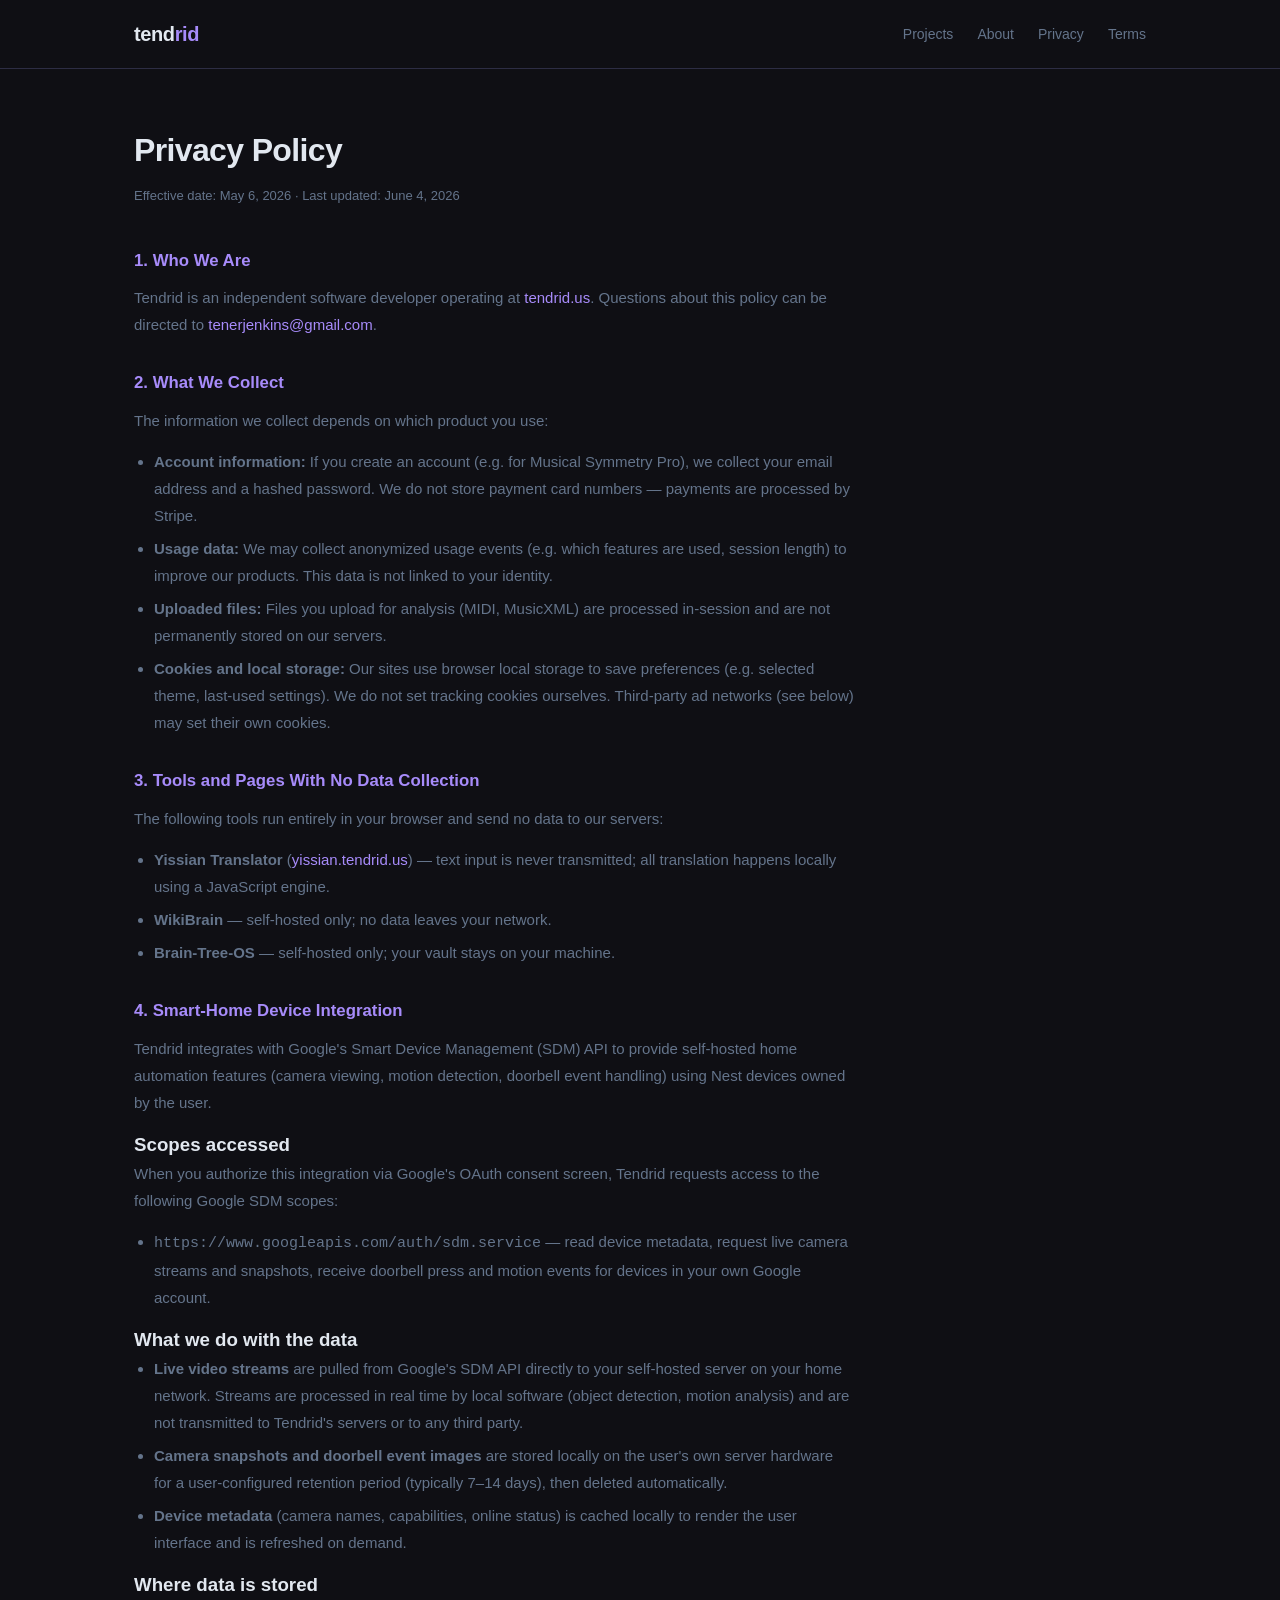
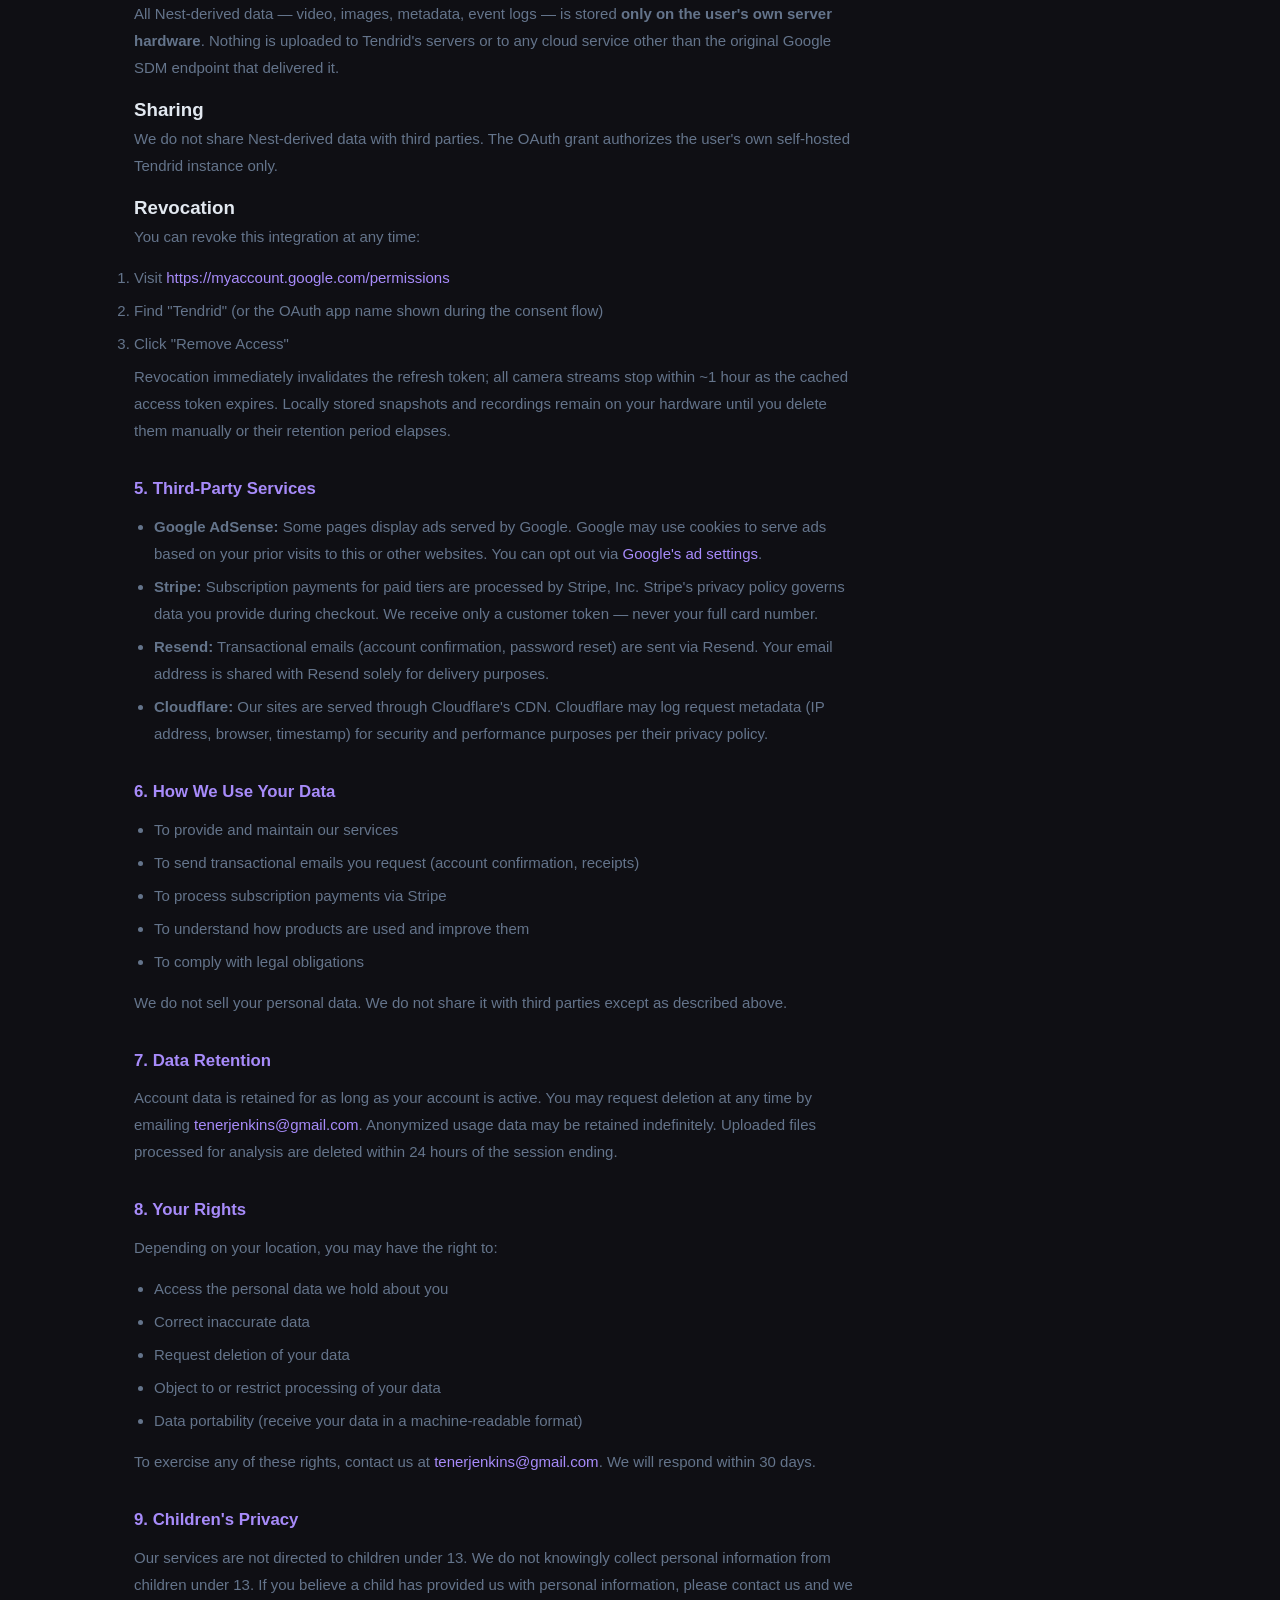
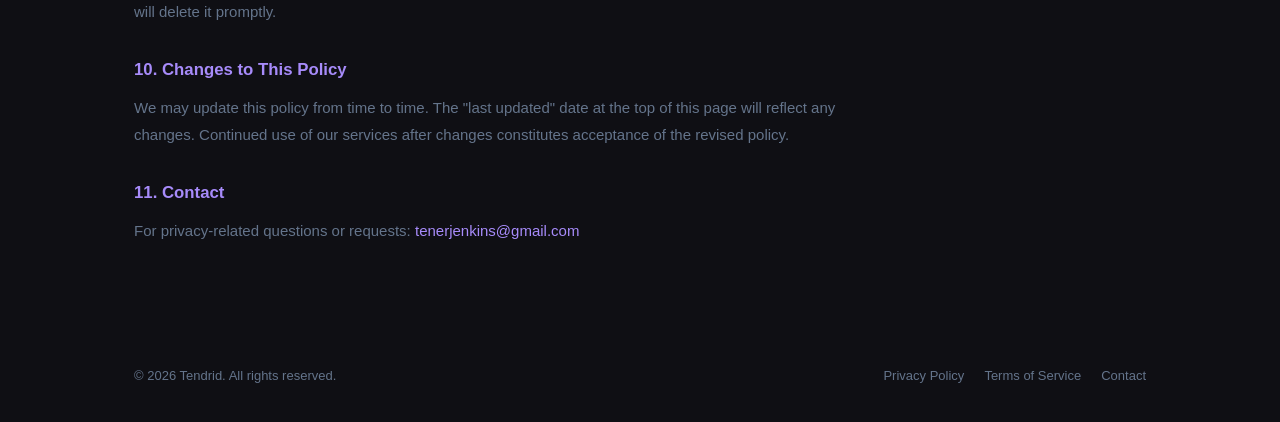
<file: privacy.html>
<!DOCTYPE html>
<html lang="en">
<head>
  <meta charset="UTF-8" />
  <meta name="viewport" content="width=device-width, initial-scale=1.0" />
  <meta name="description" content="Privacy Policy for Tendrid products and services." />
  <title>Privacy Policy — Tendrid</title>
  <link rel="stylesheet" href="style.css" />
</head>
<body>

<nav>
  <div class="container nav-inner">
    <a class="nav-logo" href="index.html">tend<span>rid</span></a>
    <div class="nav-links">
      <a href="index.html#projects">Projects</a>
      <a href="index.html#about">About</a>
      <a href="privacy.html">Privacy</a>
      <a href="terms.html">Terms</a>
    </div>
  </div>
</nav>

<div class="container">
  <div class="prose">
    <h1>Privacy Policy</h1>
    <p class="prose-meta">Effective date: May 6, 2026 · Last updated: June 4, 2026</p>

    <h2>1. Who We Are</h2>
    <p>Tendrid is an independent software developer operating at <a href="https://tendrid.us">tendrid.us</a>. Questions about this policy can be directed to <a href="mailto:tenerjenkins@gmail.com">tenerjenkins@gmail.com</a>.</p>

    <h2>2. What We Collect</h2>
    <p>The information we collect depends on which product you use:</p>
    <ul>
      <li><strong>Account information:</strong> If you create an account (e.g. for Musical Symmetry Pro), we collect your email address and a hashed password. We do not store payment card numbers — payments are processed by Stripe.</li>
      <li><strong>Usage data:</strong> We may collect anonymized usage events (e.g. which features are used, session length) to improve our products. This data is not linked to your identity.</li>
      <li><strong>Uploaded files:</strong> Files you upload for analysis (MIDI, MusicXML) are processed in-session and are not permanently stored on our servers.</li>
      <li><strong>Cookies and local storage:</strong> Our sites use browser local storage to save preferences (e.g. selected theme, last-used settings). We do not set tracking cookies ourselves. Third-party ad networks (see below) may set their own cookies.</li>
    </ul>

    <h2>3. Tools and Pages With No Data Collection</h2>
    <p>The following tools run entirely in your browser and send no data to our servers:</p>
    <ul>
      <li><strong>Yissian Translator</strong> (<a href="https://yissian.tendrid.us" target="_blank" rel="noreferrer">yissian.tendrid.us</a>) — text input is never transmitted; all translation happens locally using a JavaScript engine.</li>
      <li><strong>WikiBrain</strong> — self-hosted only; no data leaves your network.</li>
      <li><strong>Brain-Tree-OS</strong> — self-hosted only; your vault stays on your machine.</li>
    </ul>

    <h2>4. Smart-Home Device Integration</h2>
    <p>Tendrid integrates with Google's Smart Device Management (SDM) API to provide self-hosted home automation features (camera viewing, motion detection, doorbell event handling) using Nest devices owned by the user.</p>

    <h3>Scopes accessed</h3>
    <p>When you authorize this integration via Google's OAuth consent screen, Tendrid requests access to the following Google SDM scopes:</p>
    <ul>
      <li><code>https://www.googleapis.com/auth/sdm.service</code> — read device metadata, request live camera streams and snapshots, receive doorbell press and motion events for devices in your own Google account.</li>
    </ul>

    <h3>What we do with the data</h3>
    <ul>
      <li><strong>Live video streams</strong> are pulled from Google's SDM API directly to your self-hosted server on your home network. Streams are processed in real time by local software (object detection, motion analysis) and are not transmitted to Tendrid's servers or to any third party.</li>
      <li><strong>Camera snapshots and doorbell event images</strong> are stored locally on the user's own server hardware for a user-configured retention period (typically 7–14 days), then deleted automatically.</li>
      <li><strong>Device metadata</strong> (camera names, capabilities, online status) is cached locally to render the user interface and is refreshed on demand.</li>
    </ul>

    <h3>Where data is stored</h3>
    <p>All Nest-derived data — video, images, metadata, event logs — is stored <strong>only on the user's own server hardware</strong>. Nothing is uploaded to Tendrid's servers or to any cloud service other than the original Google SDM endpoint that delivered it.</p>

    <h3>Sharing</h3>
    <p>We do not share Nest-derived data with third parties. The OAuth grant authorizes the user's own self-hosted Tendrid instance only.</p>

    <h3>Revocation</h3>
    <p>You can revoke this integration at any time:</p>
    <ol>
      <li>Visit <a href="https://myaccount.google.com/permissions" target="_blank" rel="noreferrer">https://myaccount.google.com/permissions</a></li>
      <li>Find "Tendrid" (or the OAuth app name shown during the consent flow)</li>
      <li>Click "Remove Access"</li>
    </ol>
    <p>Revocation immediately invalidates the refresh token; all camera streams stop within ~1 hour as the cached access token expires. Locally stored snapshots and recordings remain on your hardware until you delete them manually or their retention period elapses.</p>

    <h2>5. Third-Party Services</h2>
    <ul>
      <li><strong>Google AdSense:</strong> Some pages display ads served by Google. Google may use cookies to serve ads based on your prior visits to this or other websites. You can opt out via <a href="https://www.google.com/settings/ads" target="_blank" rel="noreferrer">Google's ad settings</a>.</li>
      <li><strong>Stripe:</strong> Subscription payments for paid tiers are processed by Stripe, Inc. Stripe's privacy policy governs data you provide during checkout. We receive only a customer token — never your full card number.</li>
      <li><strong>Resend:</strong> Transactional emails (account confirmation, password reset) are sent via Resend. Your email address is shared with Resend solely for delivery purposes.</li>
      <li><strong>Cloudflare:</strong> Our sites are served through Cloudflare's CDN. Cloudflare may log request metadata (IP address, browser, timestamp) for security and performance purposes per their privacy policy.</li>
    </ul>

    <h2>6. How We Use Your Data</h2>
    <ul>
      <li>To provide and maintain our services</li>
      <li>To send transactional emails you request (account confirmation, receipts)</li>
      <li>To process subscription payments via Stripe</li>
      <li>To understand how products are used and improve them</li>
      <li>To comply with legal obligations</li>
    </ul>
    <p>We do not sell your personal data. We do not share it with third parties except as described above.</p>

    <h2>7. Data Retention</h2>
    <p>Account data is retained for as long as your account is active. You may request deletion at any time by emailing <a href="mailto:tenerjenkins@gmail.com">tenerjenkins@gmail.com</a>. Anonymized usage data may be retained indefinitely. Uploaded files processed for analysis are deleted within 24 hours of the session ending.</p>

    <h2>8. Your Rights</h2>
    <p>Depending on your location, you may have the right to:</p>
    <ul>
      <li>Access the personal data we hold about you</li>
      <li>Correct inaccurate data</li>
      <li>Request deletion of your data</li>
      <li>Object to or restrict processing of your data</li>
      <li>Data portability (receive your data in a machine-readable format)</li>
    </ul>
    <p>To exercise any of these rights, contact us at <a href="mailto:tenerjenkins@gmail.com">tenerjenkins@gmail.com</a>. We will respond within 30 days.</p>

    <h2>9. Children's Privacy</h2>
    <p>Our services are not directed to children under 13. We do not knowingly collect personal information from children under 13. If you believe a child has provided us with personal information, please contact us and we will delete it promptly.</p>

    <h2>10. Changes to This Policy</h2>
    <p>We may update this policy from time to time. The "last updated" date at the top of this page will reflect any changes. Continued use of our services after changes constitutes acceptance of the revised policy.</p>

    <h2>11. Contact</h2>
    <p>For privacy-related questions or requests: <a href="mailto:tenerjenkins@gmail.com">tenerjenkins@gmail.com</a></p>
  </div>
</div>

<footer>
  <div class="container footer-inner">
    <span>© 2026 Tendrid. All rights reserved.</span>
    <div class="footer-links">
      <a href="privacy.html">Privacy Policy</a>
      <a href="terms.html">Terms of Service</a>
      <a href="mailto:tenerjenkins@gmail.com">Contact</a>
    </div>
  </div>
</footer>

</body>
</html>
</file>
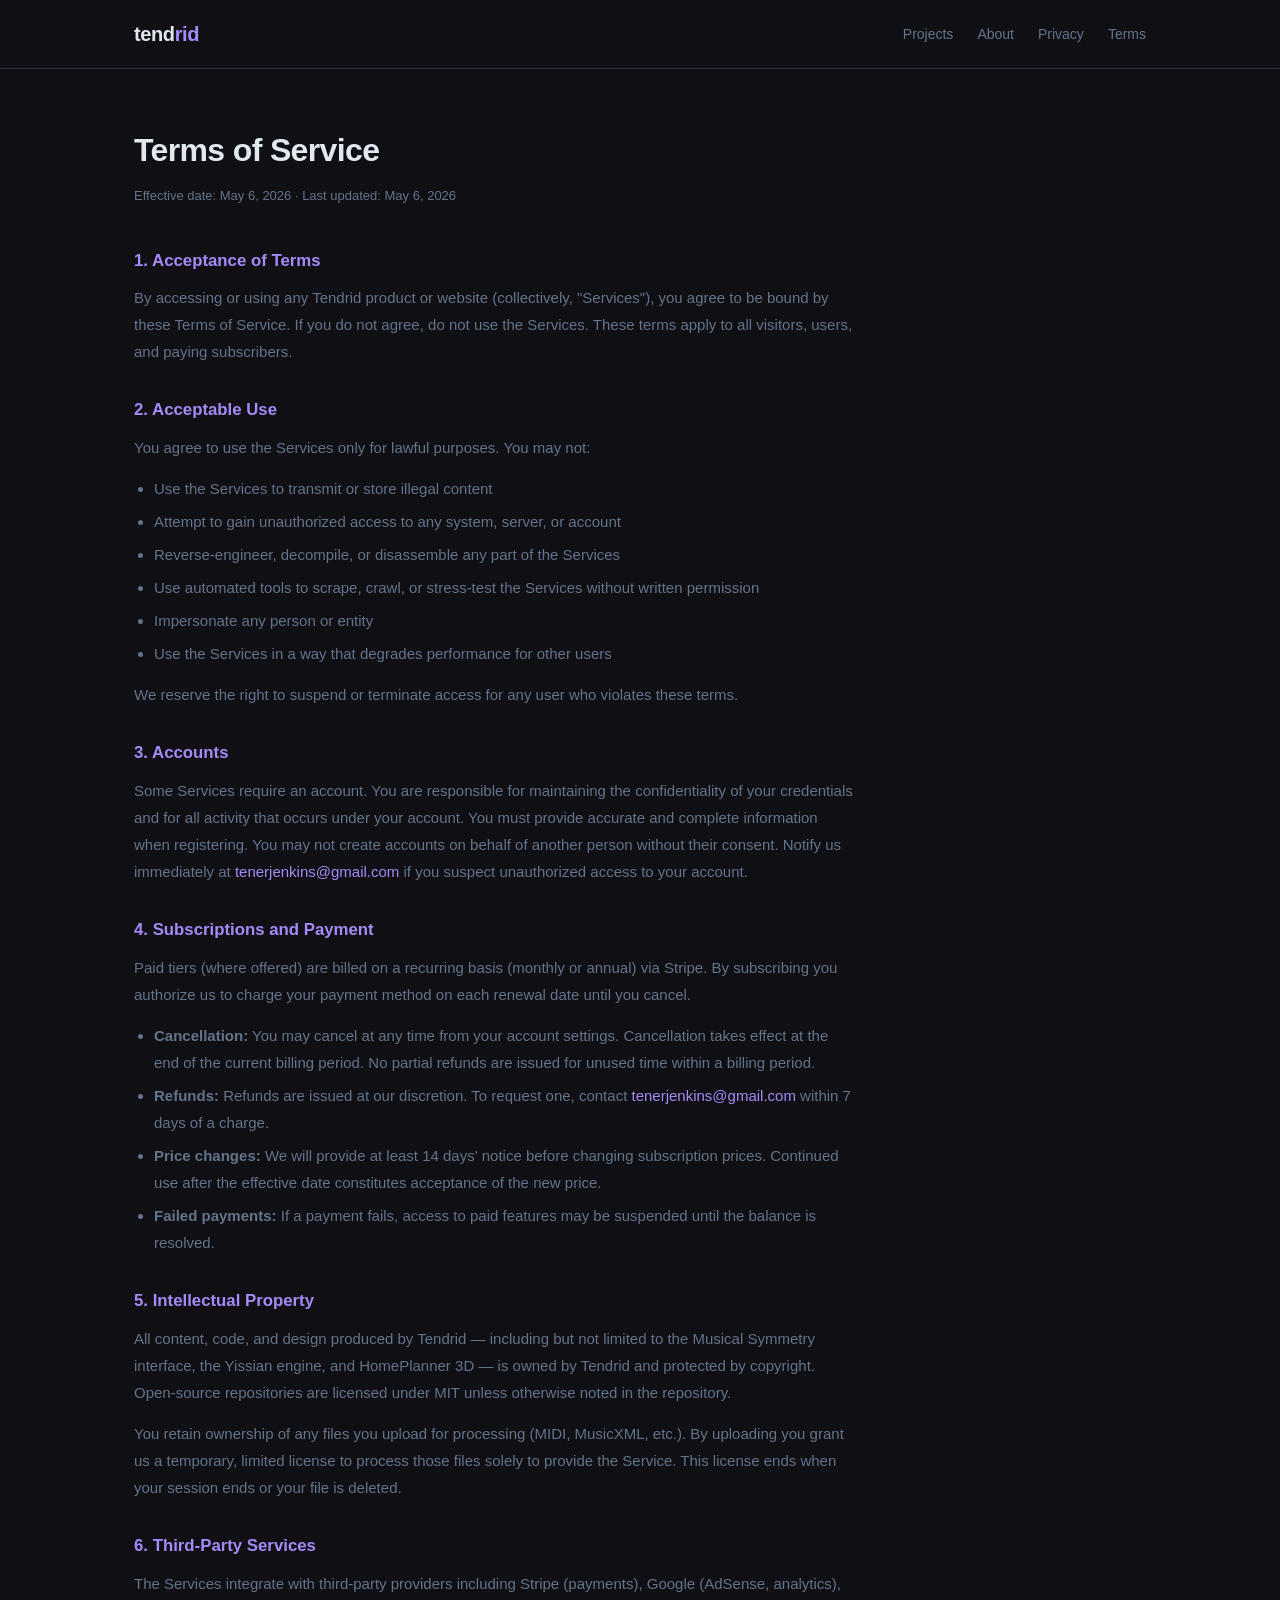
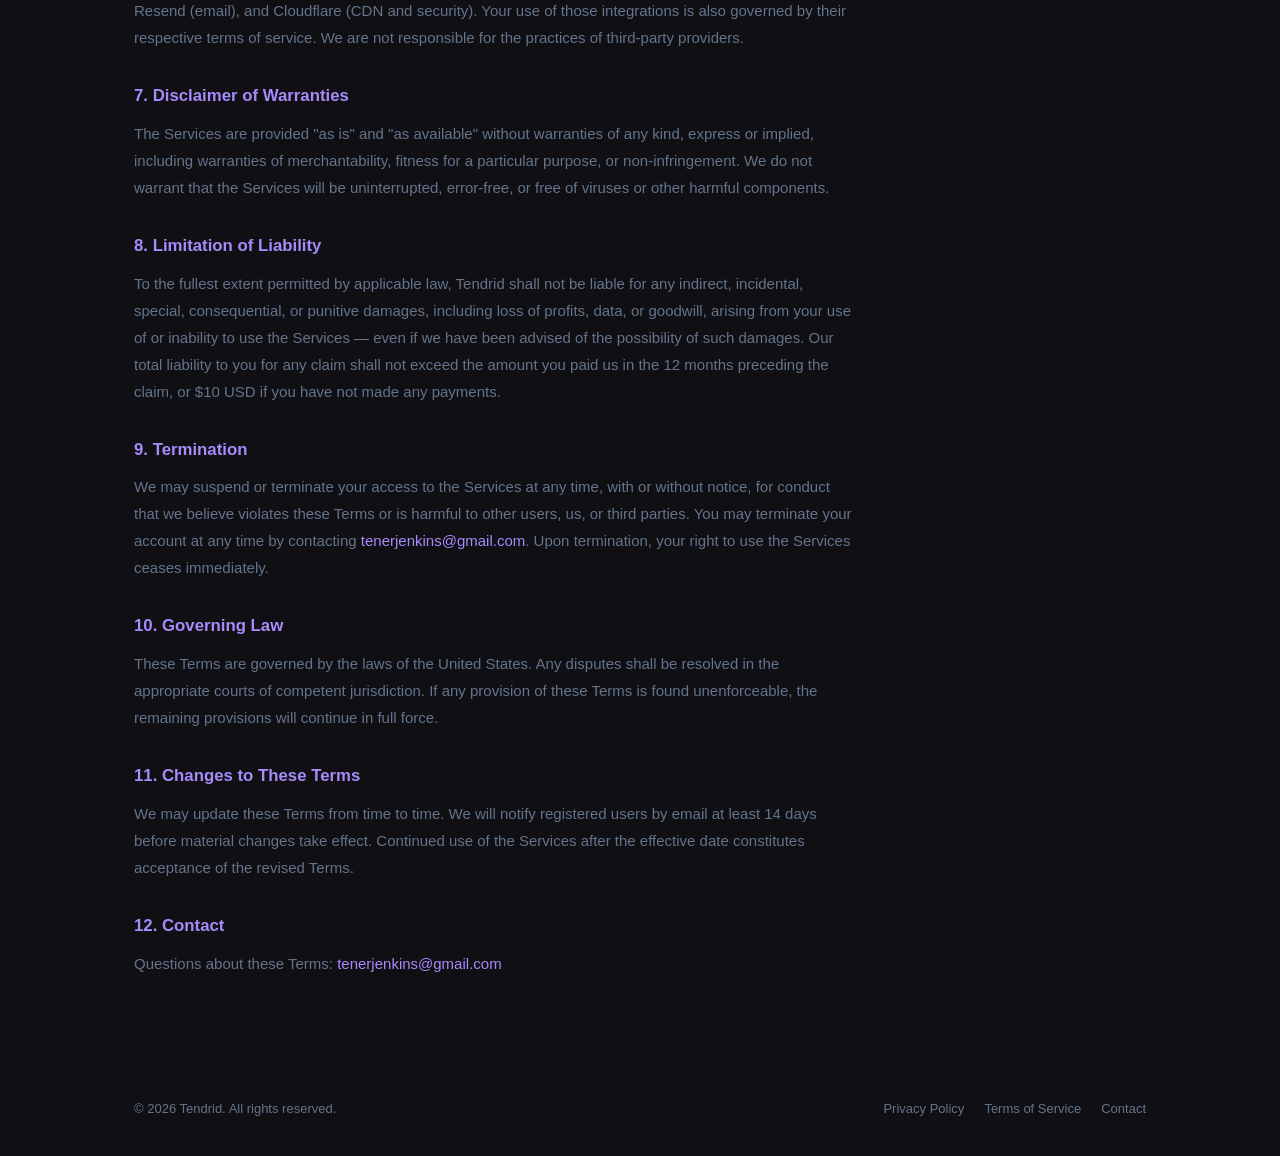
<file: terms.html>
<!DOCTYPE html>
<html lang="en">
<head>
  <meta charset="UTF-8" />
  <meta name="viewport" content="width=device-width, initial-scale=1.0" />
  <meta name="description" content="Terms of Service for Tendrid products and services." />
  <title>Terms of Service — Tendrid</title>
  <link rel="stylesheet" href="style.css" />
</head>
<body>

<nav>
  <div class="container nav-inner">
    <a class="nav-logo" href="index.html">tend<span>rid</span></a>
    <div class="nav-links">
      <a href="index.html#projects">Projects</a>
      <a href="index.html#about">About</a>
      <a href="privacy.html">Privacy</a>
      <a href="terms.html">Terms</a>
    </div>
  </div>
</nav>

<div class="container">
  <div class="prose">
    <h1>Terms of Service</h1>
    <p class="prose-meta">Effective date: May 6, 2026 · Last updated: May 6, 2026</p>

    <h2>1. Acceptance of Terms</h2>
    <p>By accessing or using any Tendrid product or website (collectively, "Services"), you agree to be bound by these Terms of Service. If you do not agree, do not use the Services. These terms apply to all visitors, users, and paying subscribers.</p>

    <h2>2. Acceptable Use</h2>
    <p>You agree to use the Services only for lawful purposes. You may not:</p>
    <ul>
      <li>Use the Services to transmit or store illegal content</li>
      <li>Attempt to gain unauthorized access to any system, server, or account</li>
      <li>Reverse-engineer, decompile, or disassemble any part of the Services</li>
      <li>Use automated tools to scrape, crawl, or stress-test the Services without written permission</li>
      <li>Impersonate any person or entity</li>
      <li>Use the Services in a way that degrades performance for other users</li>
    </ul>
    <p>We reserve the right to suspend or terminate access for any user who violates these terms.</p>

    <h2>3. Accounts</h2>
    <p>Some Services require an account. You are responsible for maintaining the confidentiality of your credentials and for all activity that occurs under your account. You must provide accurate and complete information when registering. You may not create accounts on behalf of another person without their consent. Notify us immediately at <a href="mailto:tenerjenkins@gmail.com">tenerjenkins@gmail.com</a> if you suspect unauthorized access to your account.</p>

    <h2>4. Subscriptions and Payment</h2>
    <p>Paid tiers (where offered) are billed on a recurring basis (monthly or annual) via Stripe. By subscribing you authorize us to charge your payment method on each renewal date until you cancel.</p>
    <ul>
      <li><strong>Cancellation:</strong> You may cancel at any time from your account settings. Cancellation takes effect at the end of the current billing period. No partial refunds are issued for unused time within a billing period.</li>
      <li><strong>Refunds:</strong> Refunds are issued at our discretion. To request one, contact <a href="mailto:tenerjenkins@gmail.com">tenerjenkins@gmail.com</a> within 7 days of a charge.</li>
      <li><strong>Price changes:</strong> We will provide at least 14 days' notice before changing subscription prices. Continued use after the effective date constitutes acceptance of the new price.</li>
      <li><strong>Failed payments:</strong> If a payment fails, access to paid features may be suspended until the balance is resolved.</li>
    </ul>

    <h2>5. Intellectual Property</h2>
    <p>All content, code, and design produced by Tendrid — including but not limited to the Musical Symmetry interface, the Yissian engine, and HomePlanner 3D — is owned by Tendrid and protected by copyright. Open-source repositories are licensed under MIT unless otherwise noted in the repository.</p>
    <p>You retain ownership of any files you upload for processing (MIDI, MusicXML, etc.). By uploading you grant us a temporary, limited license to process those files solely to provide the Service. This license ends when your session ends or your file is deleted.</p>

    <h2>6. Third-Party Services</h2>
    <p>The Services integrate with third-party providers including Stripe (payments), Google (AdSense, analytics), Resend (email), and Cloudflare (CDN and security). Your use of those integrations is also governed by their respective terms of service. We are not responsible for the practices of third-party providers.</p>

    <h2>7. Disclaimer of Warranties</h2>
    <p>The Services are provided "as is" and "as available" without warranties of any kind, express or implied, including warranties of merchantability, fitness for a particular purpose, or non-infringement. We do not warrant that the Services will be uninterrupted, error-free, or free of viruses or other harmful components.</p>

    <h2>8. Limitation of Liability</h2>
    <p>To the fullest extent permitted by applicable law, Tendrid shall not be liable for any indirect, incidental, special, consequential, or punitive damages, including loss of profits, data, or goodwill, arising from your use of or inability to use the Services — even if we have been advised of the possibility of such damages. Our total liability to you for any claim shall not exceed the amount you paid us in the 12 months preceding the claim, or $10 USD if you have not made any payments.</p>

    <h2>9. Termination</h2>
    <p>We may suspend or terminate your access to the Services at any time, with or without notice, for conduct that we believe violates these Terms or is harmful to other users, us, or third parties. You may terminate your account at any time by contacting <a href="mailto:tenerjenkins@gmail.com">tenerjenkins@gmail.com</a>. Upon termination, your right to use the Services ceases immediately.</p>

    <h2>10. Governing Law</h2>
    <p>These Terms are governed by the laws of the United States. Any disputes shall be resolved in the appropriate courts of competent jurisdiction. If any provision of these Terms is found unenforceable, the remaining provisions will continue in full force.</p>

    <h2>11. Changes to These Terms</h2>
    <p>We may update these Terms from time to time. We will notify registered users by email at least 14 days before material changes take effect. Continued use of the Services after the effective date constitutes acceptance of the revised Terms.</p>

    <h2>12. Contact</h2>
    <p>Questions about these Terms: <a href="mailto:tenerjenkins@gmail.com">tenerjenkins@gmail.com</a></p>
  </div>
</div>

<footer>
  <div class="container footer-inner">
    <span>© 2026 Tendrid. All rights reserved.</span>
    <div class="footer-links">
      <a href="privacy.html">Privacy Policy</a>
      <a href="terms.html">Terms of Service</a>
      <a href="mailto:tenerjenkins@gmail.com">Contact</a>
    </div>
  </div>
</footer>

</body>
</html>
</file>
<file: style.css>
*, *::before, *::after { box-sizing: border-box; margin: 0; padding: 0; }

:root {
  --bg:        #0f0f14;
  --surface:   #1a1a2e;
  --border:    #2d2d44;
  --accent:    #a78bfa;
  --accent-dk: #5b21b6;
  --text:      #e2e8f0;
  --muted:     #64748b;
  --output:    #c4b5fd;
}

body {
  background: var(--bg);
  color: var(--text);
  font-family: -apple-system, BlinkMacSystemFont, 'Segoe UI', sans-serif;
  line-height: 1.6;
  min-height: 100vh;
}

a { color: var(--accent); text-decoration: none; }
a:hover { text-decoration: underline; }

/* ── Layout ── */
.container {
  max-width: 1060px;
  margin: 0 auto;
  padding: 0 24px;
}

/* ── Nav ── */
nav {
  border-bottom: 1px solid var(--border);
  padding: 18px 0;
}
.nav-inner {
  display: flex;
  align-items: center;
  justify-content: space-between;
}
.nav-logo {
  font-size: 1.25rem;
  font-weight: 800;
  letter-spacing: -0.02em;
  color: var(--text);
}
.nav-logo span { color: var(--accent); }
.nav-links { display: flex; gap: 24px; font-size: 14px; color: var(--muted); }
.nav-links a { color: var(--muted); }
.nav-links a:hover { color: var(--text); text-decoration: none; }

/* ── Hero ── */
.hero {
  padding: 80px 0 72px;
  border-bottom: 1px solid var(--border);
}
.hero-eyebrow {
  font-family: 'Menlo', monospace;
  font-size: 11px;
  letter-spacing: 0.35em;
  text-transform: uppercase;
  color: var(--accent);
  margin-bottom: 18px;
}
.hero-title {
  font-size: clamp(2.2rem, 5vw, 3.6rem);
  font-weight: 800;
  letter-spacing: -0.03em;
  line-height: 1.1;
  margin-bottom: 20px;
  max-width: 700px;
}
.hero-title span { color: var(--accent); }
.hero-sub {
  font-size: 1.1rem;
  color: var(--muted);
  max-width: 560px;
  margin-bottom: 32px;
}
.hero-cta {
  display: inline-flex;
  gap: 12px;
  flex-wrap: wrap;
}
.btn-primary {
  background: var(--accent-dk);
  color: #fff;
  border: none;
  border-radius: 8px;
  padding: 12px 24px;
  font-size: 14px;
  font-weight: 600;
  cursor: pointer;
  text-decoration: none;
  display: inline-block;
  transition: opacity 0.15s;
}
.btn-primary:hover { opacity: 0.85; text-decoration: none; }
.btn-ghost {
  background: transparent;
  color: var(--muted);
  border: 1px solid var(--border);
  border-radius: 8px;
  padding: 12px 24px;
  font-size: 14px;
  font-weight: 500;
  text-decoration: none;
  display: inline-block;
  transition: color 0.15s, border-color 0.15s;
}
.btn-ghost:hover { color: var(--text); border-color: var(--accent); text-decoration: none; }

/* ── Section ── */
section { padding: 64px 0; border-bottom: 1px solid var(--border); }
.section-label {
  font-family: 'Menlo', monospace;
  font-size: 10px;
  letter-spacing: 0.35em;
  text-transform: uppercase;
  color: var(--accent);
  margin-bottom: 10px;
}
.section-title {
  font-size: 1.75rem;
  font-weight: 700;
  letter-spacing: -0.02em;
  margin-bottom: 8px;
}
.section-sub {
  color: var(--muted);
  font-size: 15px;
  margin-bottom: 40px;
  max-width: 520px;
}

/* ── Project cards ── */
.projects-grid {
  display: grid;
  grid-template-columns: repeat(auto-fill, minmax(460px, 1fr));
  gap: 20px;
}
.project-card {
  background: var(--surface);
  border: 1px solid var(--border);
  border-radius: 14px;
  padding: 28px;
  display: flex;
  flex-direction: column;
  gap: 12px;
  transition: border-color 0.15s;
}
.project-card:hover { border-color: var(--accent); }
.project-card-top {
  display: flex;
  align-items: flex-start;
  justify-content: space-between;
  gap: 12px;
}
.project-icon {
  font-size: 2rem;
  line-height: 1;
  flex-shrink: 0;
}
.project-badge {
  font-family: 'Menlo', monospace;
  font-size: 10px;
  letter-spacing: 0.2em;
  text-transform: uppercase;
  color: var(--accent);
  background: rgba(167,139,250,0.1);
  border: 1px solid rgba(167,139,250,0.25);
  border-radius: 6px;
  padding: 3px 8px;
  white-space: nowrap;
}
.project-name {
  font-size: 1.15rem;
  font-weight: 700;
  margin-bottom: 6px;
}
.project-desc {
  color: var(--muted);
  font-size: 14px;
  line-height: 1.65;
  flex: 1;
}
.project-tags {
  display: flex;
  flex-wrap: wrap;
  gap: 6px;
  margin-top: 4px;
}
.tag {
  font-size: 11px;
  font-family: 'Menlo', monospace;
  color: var(--muted);
  background: rgba(255,255,255,0.04);
  border: 1px solid var(--border);
  border-radius: 4px;
  padding: 2px 8px;
}
.project-link {
  font-size: 13px;
  font-weight: 600;
  color: var(--accent);
  margin-top: 4px;
  display: inline-flex;
  align-items: center;
  gap: 4px;
}

/* ── About ── */
.about-grid {
  display: grid;
  grid-template-columns: 1fr 1fr;
  gap: 48px;
  align-items: start;
}
.about-body { font-size: 15px; color: var(--muted); line-height: 1.8; }
.about-body p + p { margin-top: 14px; }
.stack-grid {
  display: flex;
  flex-wrap: wrap;
  gap: 8px;
}

/* ── Footer ── */
footer {
  padding: 36px 0;
  font-size: 13px;
  color: var(--muted);
}
.footer-inner {
  display: flex;
  align-items: center;
  justify-content: space-between;
  flex-wrap: wrap;
  gap: 12px;
}
.footer-links { display: flex; gap: 20px; }
.footer-links a { color: var(--muted); }
.footer-links a:hover { color: var(--text); }

/* ── Prose (privacy/terms) ── */
.prose {
  max-width: 720px;
  padding: 56px 0 72px;
}
.prose h1 {
  font-size: 2rem;
  font-weight: 800;
  letter-spacing: -0.02em;
  margin-bottom: 8px;
}
.prose .prose-meta { color: var(--muted); font-size: 13px; margin-bottom: 40px; }
.prose h2 {
  font-size: 1.05rem;
  font-weight: 700;
  color: var(--accent);
  margin: 32px 0 10px;
}
.prose p { font-size: 15px; color: var(--muted); line-height: 1.8; margin-bottom: 14px; }
.prose ul { margin: 0 0 14px 20px; }
.prose li { font-size: 15px; color: var(--muted); line-height: 1.8; margin-bottom: 6px; }
.prose a { color: var(--accent); }

@media (max-width: 700px) {
  .projects-grid { grid-template-columns: 1fr; }
  .about-grid { grid-template-columns: 1fr; gap: 28px; }
  .footer-inner { flex-direction: column; align-items: flex-start; }
  .nav-links { display: none; }
}
</file>
